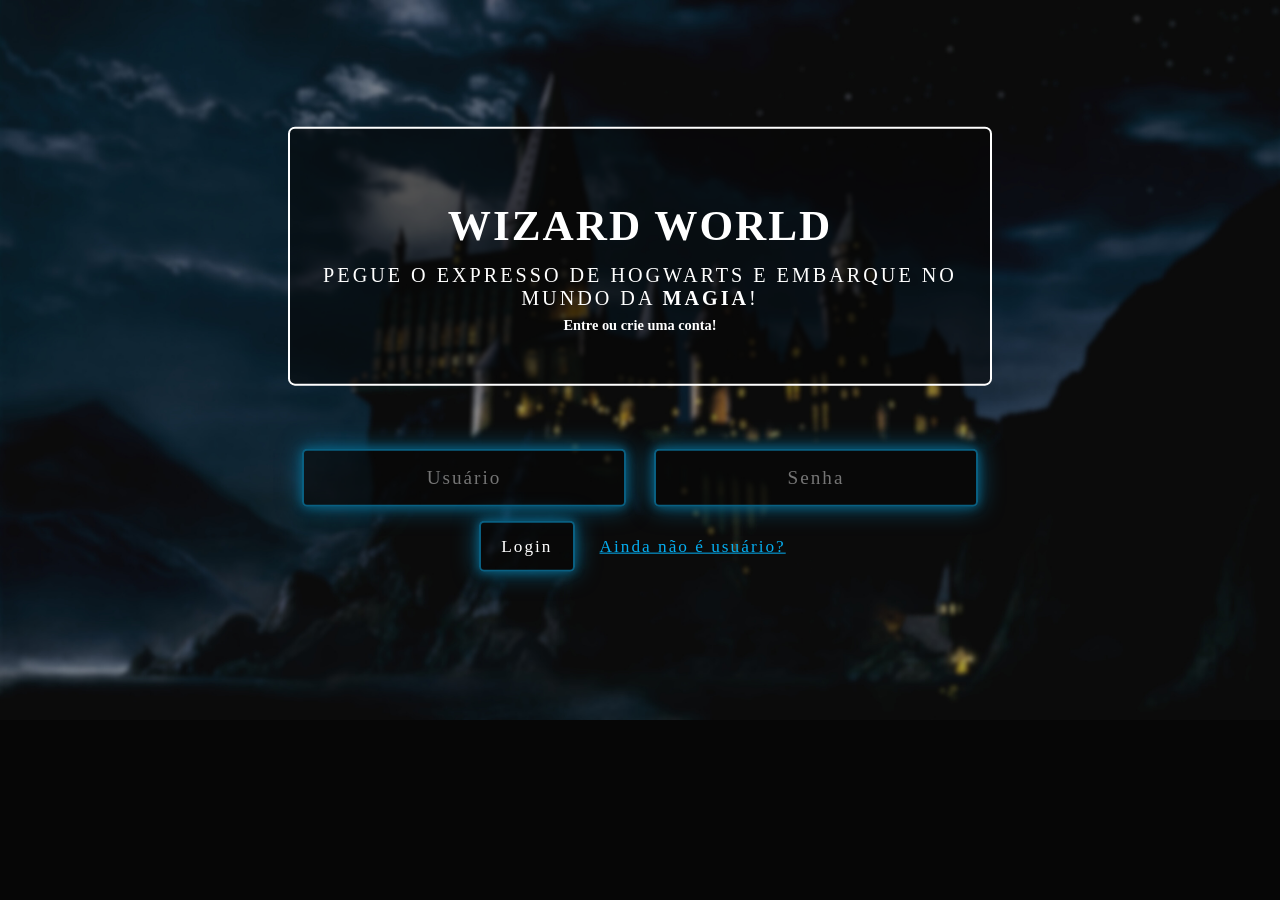
<file: index.html>
<!DOCTYPE html>
<html lang="pt">

<head>
  <meta charset="UTF-8" />
  <meta name="viewport" content="width=device-width, initial-scale=1.0" />
  <title>Wizard World</title>
  <link rel="icon" type="image/png" href="./assets/img/favicon.png" />
  <link rel="stylesheet" type="text/css" href="./assets/css/index.css" />
</head>

<body>
  <img src="./assets/img/fundohp.png" style="width: 100%" />

  <div class="containerAll">
    <div id="bigBox">
      <h1 style="margin-bottom: 2%">WIZARD WORLD</h1>
      <h2>
        PEGUE O EXPRESSO DE HOGWARTS E EMBARQUE NO MUNDO DA
        <strong>MAGIA</strong>!
      </h2>
      <h3>Entre ou crie uma conta!</h3>
    </div>

    <div id="logar">
      <div class="ordem">
        <input id="email" type="text" placeholder="Usuário" />
        <input id="senha" type="password" placeholder="Senha" />
      </div>
      <div class="ordem">
        <button class="boxButton" onclick="login()">Login</button>
        <a href="/logon">Ainda não é usuário?</a>
      </div>
    </div>
  </div>
</body>

<script src="front.js"></script>

</html>
</file>
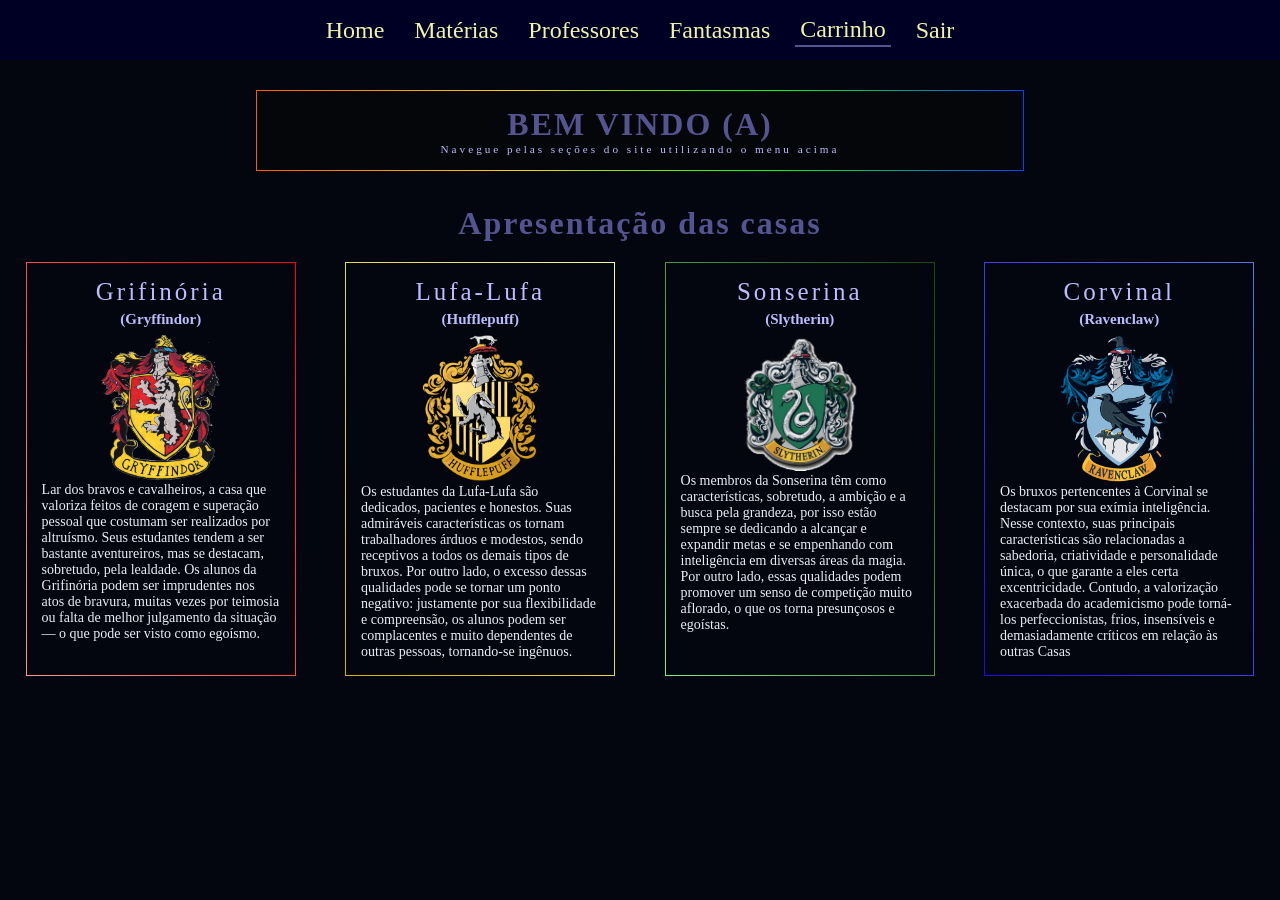
<file: carrinho.html>
<!DOCTYPE html>
<html lang="pt">

<head>
  <meta charset="UTF-8" />
  <meta name="viewport" content="width=device-width, initial-scale=1.0" />
  <title>Casas</title>
  <link rel="icon" type="image/png" href="./assets/img/favicon.png">
  <link rel="stylesheet" type="text/css" href="./assets/css/pages.css" />
  <link rel="stylesheet" type="text/css" href="./assets/css/home.css">
</head>

<body>
  <div class="containerAll">
    <nav>
      <div>
        <ul class="nav">
          <li><a href="/home">Home</a></li>
          <li><a href="/materias">Matérias</a></li>
          <li><a href="/professores">Professores</a></li>
          <li><a href="/fantasmas">Fantasmas</a></li>
          <li><a href="/carrinho" style="border-bottom: 2px solid #545491;">Carrinho</a></li>
          <li><a href="/index">Sair</a></li>
        </ul>
      </div>
    </nav>

    <div id="bem_vindo">
      <h1>BEM VINDO (A)</h1>
      <h2>Navegue pelas seções do site utilizando o menu acima</h2>
    </div>

    <div id="casas">
      <h1 style="margin: 0%; text-align:center;">Apresentação das casas</h1>
      <div id="cards">
        <div class="card" id="grifinoria">
          <h2>Grifinória</h2>
          <h3>(Gryffindor)</h3>
          <img class="imgcard" src="./assets/img/gryffindor.png">
          <p>Lar dos bravos e cavalheiros, a casa que valoriza feitos de coragem e superação pessoal que
            costumam ser realizados por altruísmo. Seus estudantes tendem a ser bastante aventureiros, mas
            se destacam, sobretudo, pela lealdade. Os alunos da Grifinória podem ser imprudentes nos atos de
            bravura, muitas vezes por teimosia ou falta de melhor julgamento da situação — o que pode ser
            visto como egoísmo. </p>
        </div>
        <div class="card" id="lufalufa">
          <h2>Lufa-Lufa</h2>
          <h3>(Hufflepuff)</h3>
          <img class="imgcard" src="./assets/img/hufflepuff.png">
          <p>Os estudantes da Lufa-Lufa são dedicados, pacientes e honestos. Suas admiráveis características
            os tornam trabalhadores árduos e modestos, sendo receptivos a todos os demais tipos de bruxos.
            Por outro lado, o excesso dessas qualidades pode se tornar um ponto negativo: justamente por sua
            flexibilidade e compreensão, os alunos podem ser complacentes e muito dependentes de outras
            pessoas, tornando-se ingênuos.</p>
        </div>
        <div class="card" id="sonserina">
          <h2>Sonserina</h2>
          <h3>(Slytherin)</h3>
          <img class="imgcard" src="./assets/img/slytherin.png">
          <p>Os membros da Sonserina têm como características, sobretudo, a ambição e a busca pela grandeza,
            por isso estão sempre se dedicando a alcançar e expandir metas e se empenhando com inteligência
            em diversas áreas da magia. Por outro lado, essas qualidades podem promover um senso de
            competição muito aflorado, o que os torna presunçosos e egoístas.</p>
        </div>
        <div class="card" id="corvinal">
          <h2>Corvinal</h2>
          <h3>(Ravenclaw)</h3>
          <img class="imgcard" src="./assets/img/ravenclaw.png">
          <p>Os bruxos pertencentes à Corvinal se destacam por sua exímia inteligência. Nesse contexto, suas
            principais características são relacionadas a sabedoria, criatividade e personalidade única, o
            que garante a eles certa excentricidade. Contudo, a valorização exacerbada do academicismo pode
            torná-los perfeccionistas, frios, insensíveis e demasiadamente críticos em relação às outras
            Casas</p>
        </div>
      </div>
    </div>
  </div>

</body>

</html>
</file>
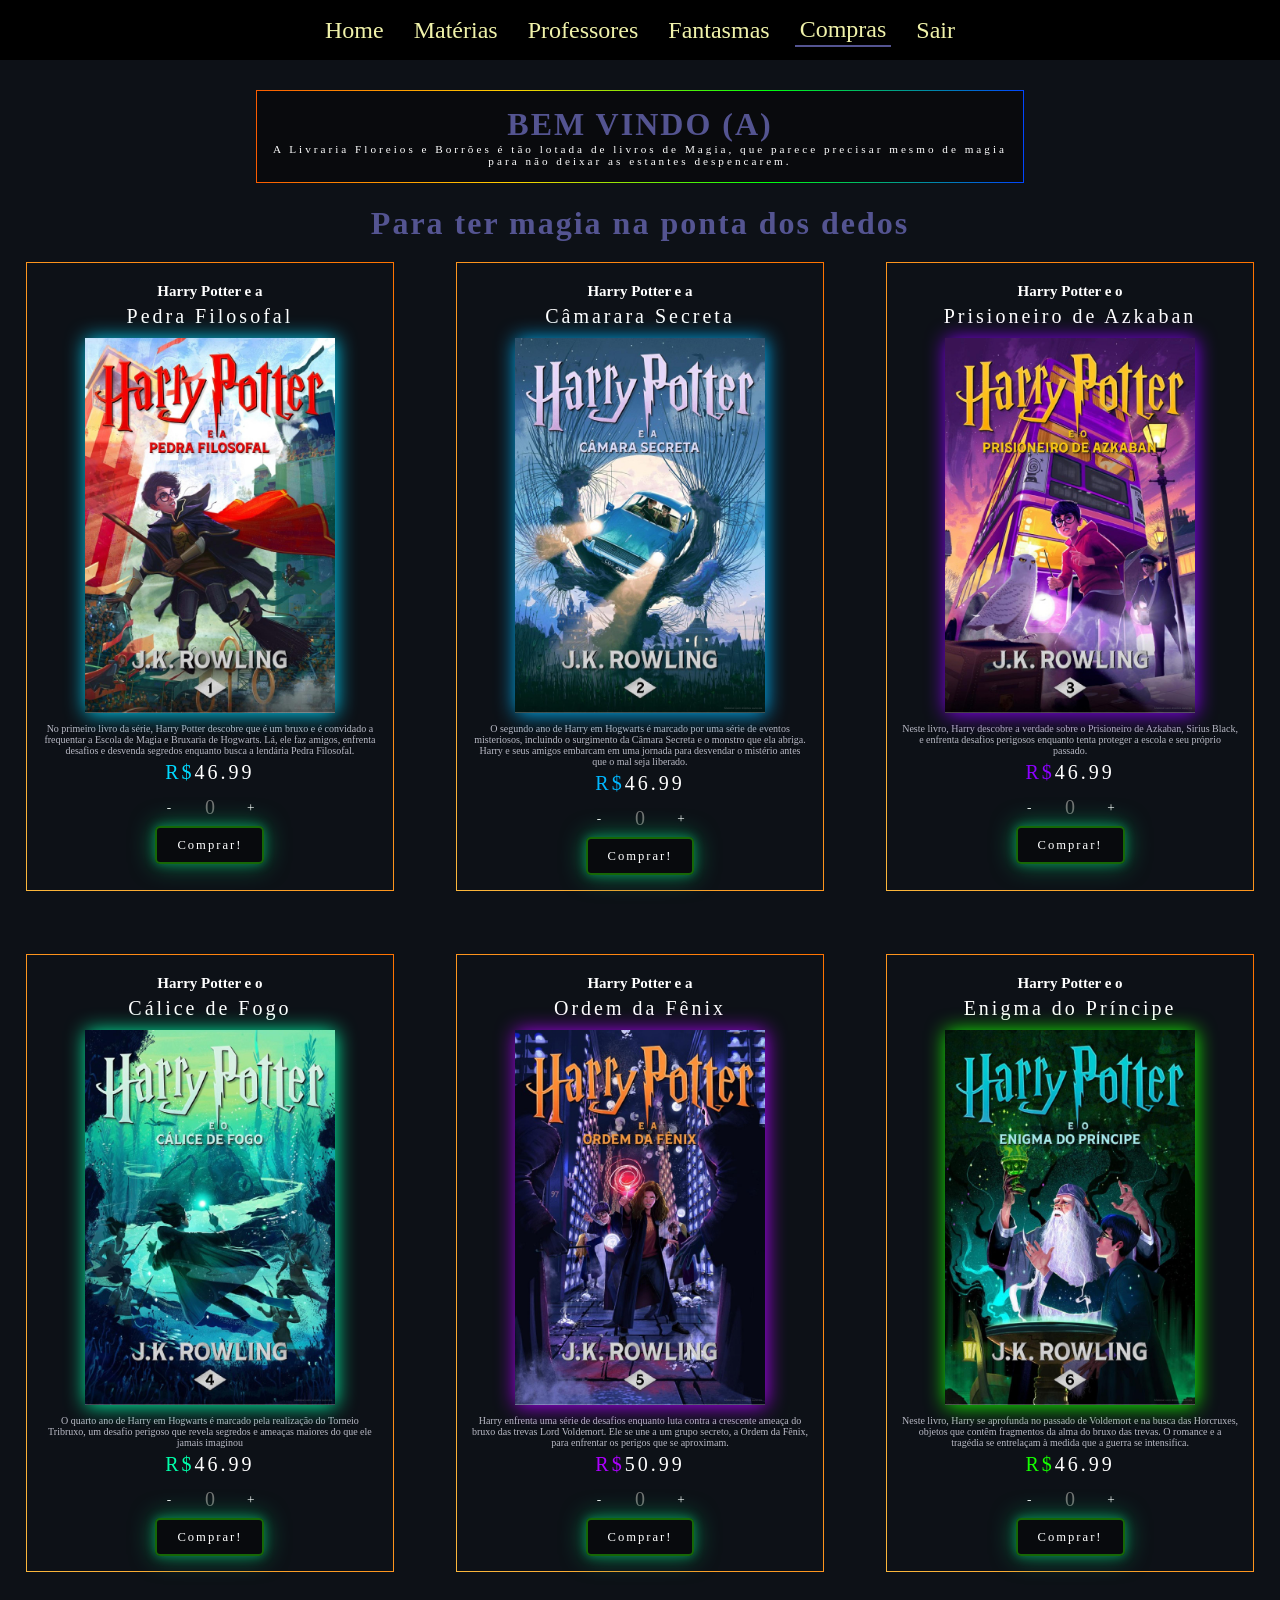
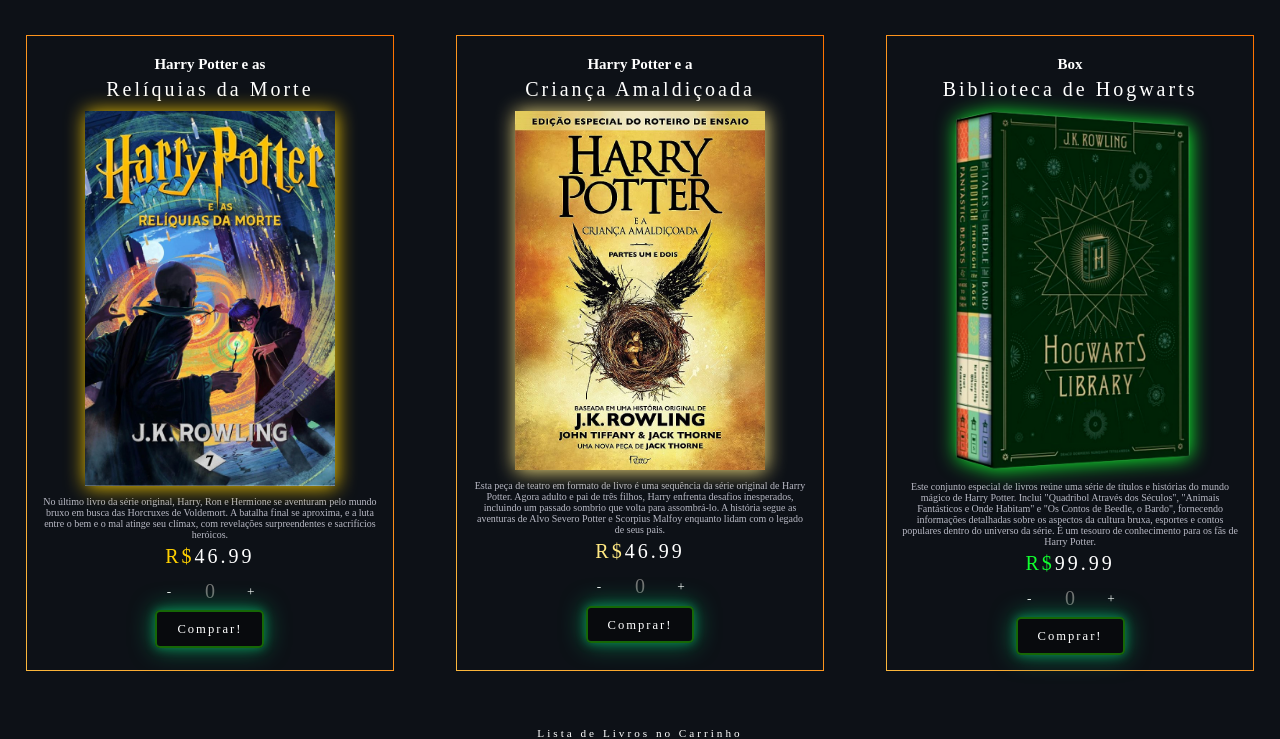
<file: compras.html>
<!DOCTYPE html>
<html lang="pt">

<head>
    <meta charset="UTF-8" />
    <meta name="viewport" content="width=device-width, initial-scale=1.0" />
    <title>Compras</title>
    <link rel="icon" type="image/png" href="./assets/img/favicon.png">
    <link rel="stylesheet" type="text/css" href="./assets/css/pages.css" />
    <link rel="stylesheet" type="text/css" href="./assets/css/compras.css">
</head>

<body>
    <div class="containerAll">
        <nav>
            <div>
                <ul class="nav">
                    <li><a href="/home">Home</a></li>
                    <li><a href="/materias">Matérias</a></li>
                    <li><a href="/professores">Professores</a></li>
                    <li><a href="/fantasmas">Fantasmas</a></li>
                    <li><a href="/compras" style="border-bottom: 2px solid #545491;">Compras</a></li>
                    <li><a href="/index">Sair</a></li>
                </ul>
            </div>
        </nav>

        <div id="bem_vindo">
            <h1>BEM VINDO (A)</h1>
            <h2>A Livraria Floreios e Borrões é tão lotada de livros de Magia, que parece precisar mesmo de magia para
                não deixar as estantes despencarem.</h2>
        </div>

        <div id="livros">
            <h1 style="margin: 0%; text-align:center;">Para ter magia na ponta dos dedos</h1>
            <div class="cards">
                <div class="card" id="border">
                    <h3>Harry Potter e a</h3>
                    <h2 id="title1">Pedra Filosofal</h2>
                    <img class="img-livro" src="./assets/img/livros/livro1.jpg" alt="livro"
                        style="filter: drop-shadow(1px 1px 10px #00d9ff);">
                    <p>No primeiro livro da série, Harry Potter descobre que é um bruxo e é convidado a frequentar a
                        Escola de Magia e Bruxaria de Hogwarts. Lá, ele faz amigos, enfrenta desafios e desvenda
                        segredos enquanto busca a lendária Pedra Filosofal.</p>
                    <div class="preco_container">
                        <h2 style="color:#00d9ff">R$</h2>
                        <h2 class="preco" id="preco1">46.99</h2>
                    </div>
                    <div class="quantidade_container">
                        <button class="operador_quantidade"
                            onclick="alterarQuantidade(-1, 'qtd_livro1', 'preco1', 46.99)">-</button>
                        <input class="quantidade" type="number" placeholder="0" id="qtd_livro1">
                        <button class="operador_quantidade"
                            onclick="alterarQuantidade(1, 'qtd_livro1', 'preco1', 46.99)">+</button>
                    </div>
                    <button class="comprar_btn" onclick="buy('title1','qtd_livro1','preco1')">Comprar!</button>
                </div>
                <div class="card" id="border">
                    <h3>Harry Potter e a</h3>
                    <h2 id="title2">Câmarara Secreta</h2>
                    <img class="img-livro" src="./assets/img/livros/livro2.jpg" alt="livro"
                        style="filter: drop-shadow(1px 1px 10px #00b7ff);">
                    <p>O segundo ano de Harry em Hogwarts é marcado por uma série de eventos misteriosos, incluindo o
                        surgimento da Câmara Secreta e o monstro que ela abriga. Harry e seus amigos embarcam em uma
                        jornada para desvendar o mistério antes que o mal seja liberado.</p>
                    <div class="preco_container">
                        <h2 style="color:#00b7ff">R$</h2>
                        <h2 class="preco" id="preco2">46.99</h2>
                    </div>
                    <div class="quantidade_container">
                        <button class="operador_quantidade"
                            onclick="alterarQuantidade(-1, 'qtd_livro2', 'preco2', 46.99)">-</button>
                        <input class="quantidade" type="number" placeholder="0" id="qtd_livro2">
                        <button class="operador_quantidade"
                            onclick="alterarQuantidade(1, 'qtd_livro2', 'preco2', 46.99)">+</button>
                    </div>
                    <button class="comprar_btn" onclick="buy('title2','qtd_livro2','preco2')">Comprar!</button>
                </div>
                <div class="card" id="border">
                    <h3>Harry Potter e o</h3>
                    <h2 id="title3">Prisioneiro de Azkaban</h2>
                    <img class="img-livro" src="./assets/img/livros/livro3.jpg" alt="livro"
                        style="filter: drop-shadow(1px 1px 10px #8c00ff);">
                    <p>Neste livro, Harry descobre a verdade sobre o Prisioneiro de Azkaban, Sirius Black, e enfrenta
                        desafios perigosos enquanto tenta proteger a escola e seu próprio passado.</p>
                    <div class="preco_container">
                        <h2 style="color:#8c00ff">R$</h2>
                        <h2 class="preco" id="preco3">46.99</h2>
                    </div>
                    <div class="quantidade_container">
                        <button class="operador_quantidade"
                            onclick="alterarQuantidade(-1, 'qtd_livro3', 'preco3', 46.99)">-</button>
                        <input class="quantidade" type="number" placeholder="0" id="qtd_livro3">
                        <button class="operador_quantidade"
                            onclick="alterarQuantidade(1, 'qtd_livro3', 'preco3', 46.99)">+</button>
                    </div>
                    <button class="comprar_btn" onclick="buy('title3','qtd_livro3','preco3')">Comprar!</button>
                </div>
                <div class="card" id="border">
                    <h3>Harry Potter e o</h3>
                    <h2 id="title4">Cálice de Fogo</h2>
                    <img class="img-livro" src="./assets/img/livros/livro4.jpg" alt="livro"
                        style="filter: drop-shadow(1px 1px 10px #00ffaa);">
                    <p>O quarto ano de Harry em Hogwarts é marcado pela realização do Torneio Tribruxo, um desafio
                        perigoso que revela segredos e ameaças maiores do que ele jamais imaginou</p>
                    <div class="preco_container">
                        <h2 style="color:#00ffaa">R$</h2>
                        <h2 class="preco" id="preco4">46.99</h2>
                    </div>
                    <div class="quantidade_container">
                        <button class="operador_quantidade"
                            onclick="alterarQuantidade(-1, 'qtd_livro4', 'preco4', 46.99)">-</button>
                        <input class="quantidade" type="number" placeholder="0" id="qtd_livro4">
                        <button class="operador_quantidade"
                            onclick="alterarQuantidade(1, 'qtd_livro4', 'preco4', 46.99)">+</button>
                    </div>
                    <button class="comprar_btn" onclick="buy('title4','qtd_livro4','preco4')">Comprar!</button>
                </div>
                <div class="card" id="border">
                    <h3>Harry Potter e a</h3>
                    <h2 id="title5">Ordem da Fênix</h2>
                    <img class="img-livro" src="./assets/img/livros/livro5.jpg" alt="livro"
                        style="filter: drop-shadow(1px 1px 10px #ae00ff);">
                    <p>Harry enfrenta uma série de desafios enquanto luta contra a crescente ameaça do bruxo das trevas
                        Lord Voldemort. Ele se une a um grupo secreto, a Ordem da Fênix, para enfrentar os perigos que
                        se aproximam.</p>
                    <div class="preco_container">
                        <h2 style="color:#ae00ff">R$</h2>
                        <h2 class="preco" id="preco5">50.99</h2>
                    </div>
                    <div class="quantidade_container">
                        <button class="operador_quantidade"
                            onclick="alterarQuantidade(-1, 'qtd_livro5', 'preco5', 50.99)">-</button>
                        <input class="quantidade" type="number" placeholder="0" id="qtd_livro5">
                        <button class="operador_quantidade"
                            onclick="alterarQuantidade(1, 'qtd_livro5', 'preco5', 50.99)">+</button>
                    </div>
                    <button class="comprar_btn" onclick="buy('title5','qtd_livro5','preco5')">Comprar!</button>
                </div>
                <div class="card" id="border">
                    <h3>Harry Potter e o</h3>
                    <h2 id="title6">Enigma do Príncipe</h2>
                    <img class="img-livro" src="./assets/img/livros/livro6.jpg" alt="livro"
                        style="  filter: drop-shadow(1px 1px 10px #15ff00);">
                    <p>Neste livro, Harry se aprofunda no passado de Voldemort e na busca das Horcruxes, objetos que
                        contêm fragmentos da alma do bruxo das trevas. O romance e a tragédia se entrelaçam à medida que
                        a guerra se intensifica.</p>
                    <div class="preco_container">
                        <h2 style="color:#15ff00">R$</h2>
                        <h2 class="preco" id="preco6">46.99</h2>
                    </div>
                    <div class="quantidade_container">
                        <button class="operador_quantidade"
                            onclick="alterarQuantidade(-1, 'qtd_livro6', 'preco6', 46.99)">-</button>
                        <input class="quantidade" type="number" placeholder="0" id="qtd_livro6">
                        <button class="operador_quantidade"
                            onclick="alterarQuantidade(1, 'qtd_livro6', 'preco6', 46.99)">+</button>
                    </div>
                    <button class="comprar_btn" onclick="buy('title6','qtd_livro6','preco6')">Comprar!</button>
                </div>
                <div class="card" id="border">
                    <h3>Harry Potter e as</h3>
                    <h2 id="title7">Relíquias da Morte</h2>
                    <img class="img-livro" src="./assets/img/livros/livro7.jpg" alt="livro"
                        style="filter: drop-shadow(1px 1px 10px #ffd000);">
                    <p>No último livro da série original, Harry, Ron e Hermione se aventuram pelo mundo bruxo em busca
                        das Horcruxes de Voldemort. A batalha final se aproxima, e a luta entre o bem e o mal atinge seu
                        clímax, com revelações surpreendentes e sacrifícios heróicos.</p>
                    <div class="preco_container">
                        <h2 style="color:#ffd000">R$</h2>
                        <h2 class="preco" id="preco7">46.99</h2>
                    </div>
                    <div class="quantidade_container">
                        <button class="operador_quantidade"
                            onclick="alterarQuantidade(-1, 'qtd_livro7', 'preco7', 46.99)">-</button>
                        <input class="quantidade" type="number" placeholder="0" id="qtd_livro7">
                        <button class="operador_quantidade"
                            onclick="alterarQuantidade(1, 'qtd_livro7', 'preco7', 46.99)">+</button>
                    </div>
                    <button class="comprar_btn" onclick="buy('title7','qtd_livro7','preco7')">Comprar!</button>
                </div>
                <div class="card" id="border">
                    <h3>Harry Potter e a</h3>
                    <h2 id="title8">Criança Amaldiçoada</h2>
                    <img class="img-livro" src="./assets/img/livros/livro8.jpg" alt="livro"
                        style="filter: drop-shadow(1px 1px 10px #ffe882);">
                    <p>Esta peça de teatro em formato de livro é uma sequência da série original de Harry Potter. Agora
                        adulto e pai de três filhos, Harry enfrenta desafios inesperados, incluindo um passado sombrio
                        que volta para assombrá-lo. A história segue as aventuras de Alvo Severo Potter e Scorpius
                        Malfoy enquanto lidam com o legado de seus pais.</p>
                    <div class="preco_container">
                        <h2 style="color:#ffe882">R$</h2>
                        <h2 class="preco" id="preco8">46.99</h2>
                    </div>
                    <div class="quantidade_container">
                        <button class="operador_quantidade"
                            onclick="alterarQuantidade(-1, 'qtd_livro8', 'preco8', 46.99)">-</button>
                        <input class="quantidade" type="number" placeholder="0" id="qtd_livro8">
                        <button class="operador_quantidade"
                            onclick="alterarQuantidade(1, 'qtd_livro8', 'preco8', 46.99)">+</button>
                    </div>
                    <button class="comprar_btn" onclick="buy('title8','qtd_livro8','preco8')">Comprar!</button>
                </div>
                <div class="card" id="border">
                    <h3>Box</h3>
                    <h2 id="title9">Biblioteca de Hogwarts</h2>
                    <img class="img-livro" src="./assets/img/livros/livro9.jpg" alt="livro"
                        style="filter: drop-shadow(1px 1px 10px #10ff2f);">
                    <p>Este conjunto especial de livros reúne uma série de títulos e histórias do mundo mágico de Harry
                        Potter. Inclui "Quadribol Através dos Séculos", "Animais Fantásticos e Onde Habitam" e "Os
                        Contos de Beedle, o Bardo", fornecendo informações detalhadas sobre os aspectos da cultura
                        bruxa, esportes e contos populares dentro do universo da série. É um tesouro de conhecimento
                        para os fãs de Harry Potter.</p>
                    <div class="preco_container">
                        <h2 style="color:#10ff2f">R$</h2>
                        <h2 class="preco" id="preco9">99.99</h2>
                    </div>
                    <div class="quantidade_container">
                        <button class="operador_quantidade"
                            onclick="alterarQuantidade(-1, 'qtd_box', 'preco9', 99.99)">-</button>
                        <input class="quantidade" type="number" placeholder="0" id="qtd_box">
                        <button class="operador_quantidade"
                            onclick="alterarQuantidade(1, 'qtd_box', 'preco9', 99.99)">+</button>
                    </div>
                    <button class="comprar_btn" onclick="buy('title9','qtd_livro9','preco9')">Comprar!</button>
                </div>
            </div>
        </div>


        <h2 style="margin-bottom: 1%;">Lista de Livros no Carrinho</h2>
        <table id="bruxinho-table">
            <tbody>
                <!-- <tr>
                    <th>Nome do Produto</th>
                    <th>Quantidade</th>
                    <th>Preço</th>
                </tr>
                <tr>
                    <td>Dado 1,1</td>
                    <td>Dado 1,2</td>
                    <td>Dado 1,3</td>
                </tr>
                <tr>
                    <td>Dado 2,1</td>
                    <td>Dado 2,2</td>
                    <td>Dado 2,3</td>
                </tr>
                <tr>
                    <td>Dado 3,1</td>
                    <td>Dado 3,2</td>
                    <td>Dado 3,3</td>
                </tr> -->
            </tbody>
        </table>
        <script src="front.js"></script>
        <script src="carrinho.js"></script>
</body>

</html>
</file>
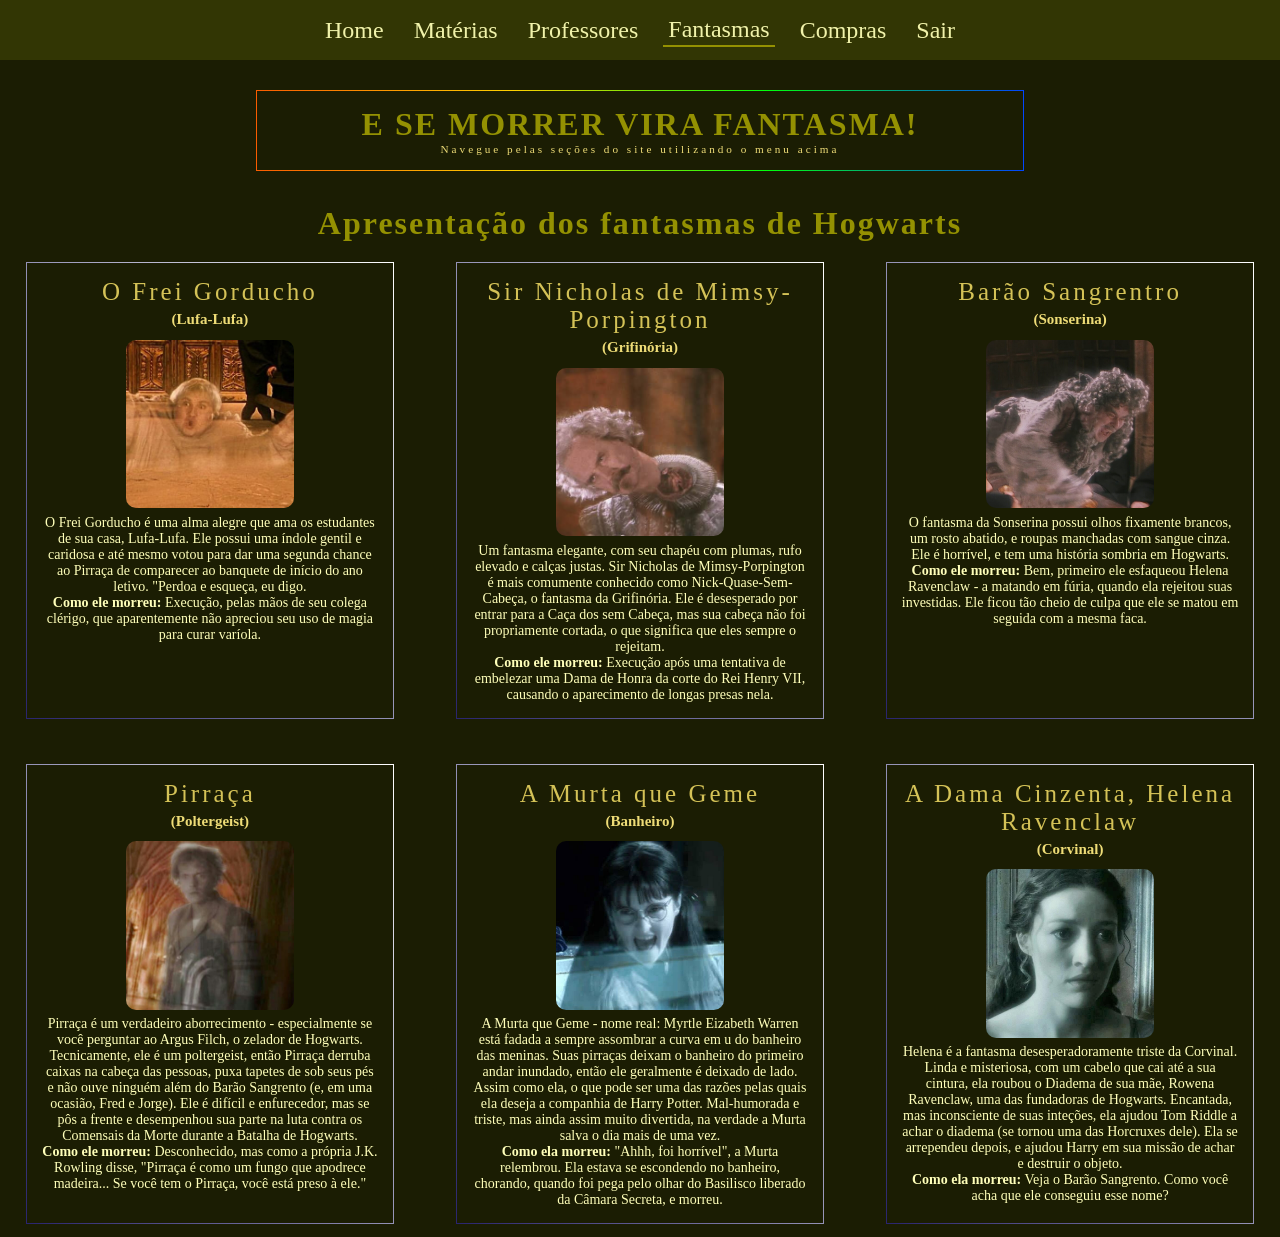
<file: fantasmas.html>
<!DOCTYPE html>
<html lang="pt">

<head>
    <meta charset="UTF-8" />
    <meta name="viewport" content="width=device-width, initial-scale=1.0" />
    <title>Fantasmas</title>
    <link rel="icon" type="image/png" href="./assets/img/favicon.png">
    <link rel="stylesheet" type="text/css" href="./assets/css/pages.css" />
    <link rel="stylesheet" type="text/css" href="./assets/css/fantasmas.css">
</head>

<body>
    <div class="containerAll">
        <nav>
            <div>
                <ul class="nav">
                    <li><a href="/home">Home</a></li>
                    <li><a href="/materias">Matérias</a></li>
                    <li><a href="/professores">Professores</a></li>
                    <li><a href="/fantasmas" style="border-bottom: 2px solid #949102;">Fantasmas</a></li>
                    <li><a href="/compras">Compras</a></li>
                    <li><a href="/index">Sair</a></li>
                </ul>
            </div>
        </nav>

        <div id="piada">
            <h1 style="text-transform: uppercase;">E se morrer vira fantasma!</h1>
            <h2>Navegue pelas seções do site utilizando o menu acima</h2>
        </div>

        <div id="casas">
            <h1 style="margin: 0%; text-align:center;">Apresentação dos fantasmas de Hogwarts</h1>
            <div id="cards">
                <div class="card">
                    <h2>O Frei Gorducho</h2>
                    <h3>(Lufa-Lufa)</h3>
                    <img class="imgf" src="./assets/img/freig.png">
                    <p>O Frei Gorducho é uma alma alegre que ama os estudantes de sua casa, Lufa-Lufa. Ele possui uma
                        índole gentil e caridosa e até mesmo votou para dar uma segunda chance ao Pirraça de comparecer
                        ao banquete de início do ano letivo. "Perdoa e esqueça, eu digo.</p>
                    <p><strong>Como ele morreu:</strong> Execução, pelas mãos de seu colega clérigo, que aparentemente
                        não apreciou seu uso de magia para curar varíola. </p>
                </div>
                <div class="card">
                    <h2>Sir Nicholas de Mimsy-Porpington</h2>
                    <h3>(Grifinória)</h3>
                    <img class="imgf" src="./assets/img/nick.png">
                    <p>Um fantasma elegante, com seu chapéu com plumas, rufo elevado e calças justas. Sir Nicholas de
                        Mimsy-Porpington é mais comumente conhecido como Nick-Quase-Sem-Cabeça, o fantasma da
                        Grifinória. Ele é desesperado por entrar para a Caça dos sem Cabeça, mas sua cabeça não foi
                        propriamente cortada, o que significa que eles sempre o rejeitam.</p>
                    <p><strong>Como ele morreu:</strong> Execução após uma tentativa de embelezar uma Dama de Honra da
                        corte do Rei Henry VII, causando o aparecimento de longas presas nela.</p>
                </div>
                <div class="card">
                    <h2>Barão Sangrentro</h2>
                    <h3>(Sonserina)</h3>
                    <img class="imgf" src="./assets/img/barao.png">
                    <p> O fantasma da Sonserina possui olhos fixamente brancos, um rosto abatido, e roupas manchadas com
                        sangue cinza. Ele é horrível, e tem uma história sombria em Hogwarts.</p>
                    <p><strong>Como ele morreu:</strong> Bem, primeiro ele esfaqueou Helena Ravenclaw - a matando em
                        fúria, quando ela rejeitou suas investidas. Ele ficou tão cheio de culpa que ele se matou em
                        seguida com a mesma faca.</p>
                </div>
            </div>
        </div>
        <div id="cards">
            <div class="card">
                <h2>Pirraça</h2>
                <h3>(Poltergeist)</h3>
                <img class="imgf" src="./assets/img/pirraca.png">
                <p>Pirraça é um verdadeiro aborrecimento - especialmente se você perguntar ao Argus Filch, o zelador de
                    Hogwarts. Tecnicamente, ele é um poltergeist, então Pirraça derruba caixas na cabeça das pessoas,
                    puxa tapetes de sob seus pés e não ouve ninguém além do Barão Sangrento (e, em uma ocasião, Fred e
                    Jorge). Ele é difícil e enfurecedor, mas se pôs a frente e desempenhou sua parte na luta contra os
                    Comensais da Morte durante a Batalha de Hogwarts.</p>
                <p><strong>Como ele morreu:</strong> Desconhecido, mas como a própria J.K. Rowling disse, "Pirraça é
                    como um fungo que apodrece madeira... Se você tem o Pirraça, você está preso à ele."</p>
            </div>

            <div class="card">
                <h2>A Murta que Geme</h2>
                <h3>(Banheiro)</h3>
                <img class="imgf" src="./assets/img/murta.png">
                <p>A Murta que Geme - nome real: Myrtle Eizabeth Warren está fadada a sempre assombrar a curva em u do
                    banheiro das meninas. Suas pirraças deixam o banheiro do primeiro andar inundado, então ele
                    geralmente é deixado de lado. Assim como ela, o que pode ser uma das razões pelas quais ela deseja a
                    companhia de Harry Potter. Mal-humorada e triste, mas ainda assim muito divertida, na verdade a
                    Murta salva o dia mais de uma vez.</p>
                <p><strong>Como ela morreu:</strong> "Ahhh, foi horrível", a Murta relembrou. Ela estava se escondendo
                    no banheiro, chorando, quando foi pega pelo olhar do Basilisco liberado da Câmara Secreta, e morreu.
                </p>
            </div>
            <div class="card">
                <h2>A Dama Cinzenta, Helena Ravenclaw</h2>
                <h3>(Corvinal)</h3>
                <img class="imgf" src="./assets/img/helena.png">
                <p>Helena é a fantasma desesperadoramente triste da Corvinal. Linda e misteriosa, com um cabelo que cai
                    até a sua cintura, ela roubou o Diadema de sua mãe, Rowena Ravenclaw, uma das fundadoras de
                    Hogwarts. Encantada, mas inconsciente de suas inteções, ela ajudou Tom Riddle a achar o diadema (se
                    tornou uma das Horcruxes dele). Ela se arrependeu depois, e ajudou Harry em sua missão de achar e
                    destruir o objeto.</p>
                <p><strong>Como ela morreu:</strong> Veja o Barão Sangrento. Como você acha que ele conseguiu esse nome?
                </p>
            </div>
        </div>
    </div>

</body>

</html>
</file>
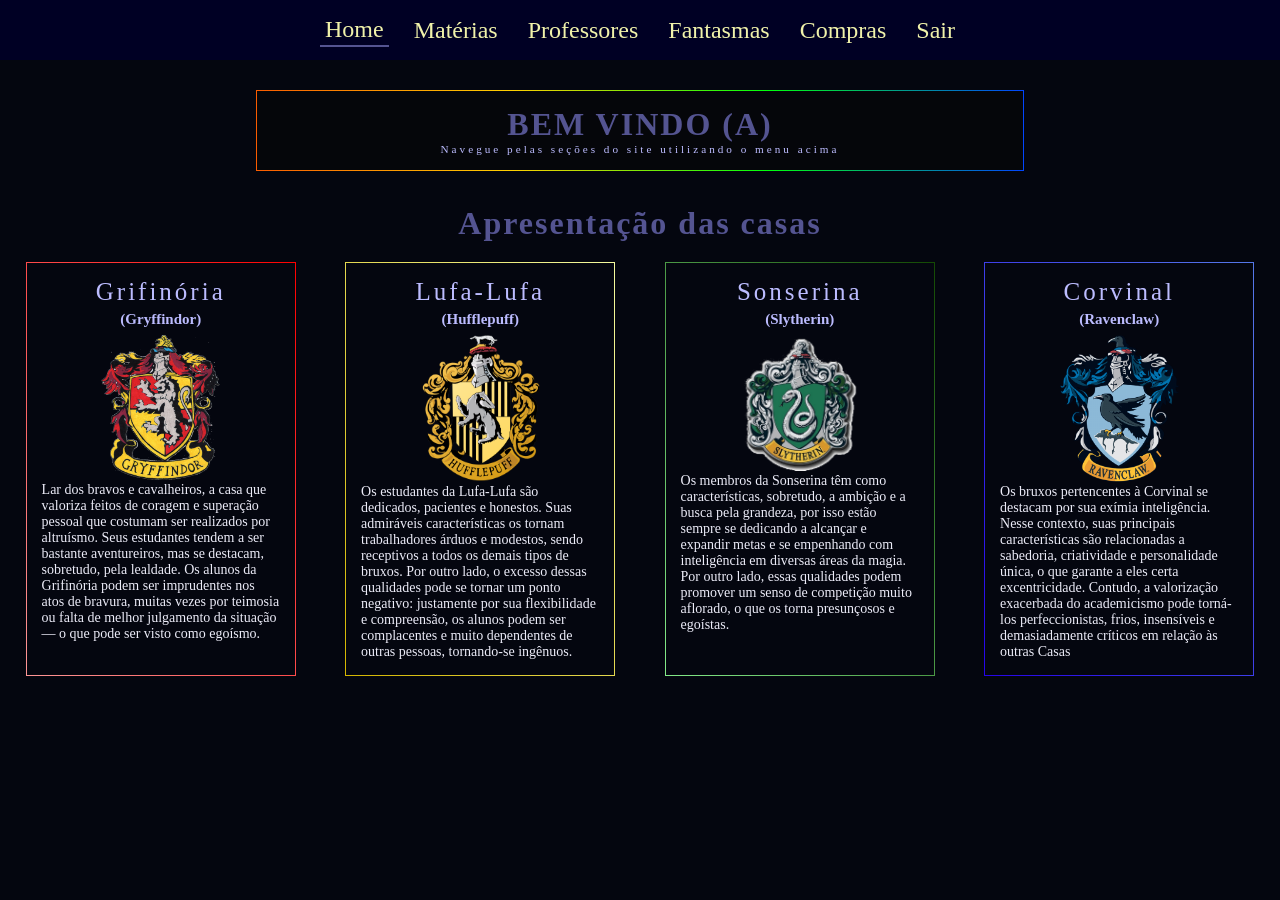
<file: home.html>
<!DOCTYPE html>
<html lang="pt">

<head>
    <meta charset="UTF-8" />
    <meta name="viewport" content="width=device-width, initial-scale=1.0" />
    <title>Casas</title>
    <link rel="icon" type="image/png" href="./assets/img/favicon.png">
    <link rel="stylesheet" type="text/css" href="./assets/css/pages.css" />
    <link rel="stylesheet" type="text/css" href="./assets/css/home.css">
</head>

<body>
    <div class="containerAll">
        <nav>
            <div>
                <ul class="nav">
                    <li><a href="/home" style="border-bottom: 2px solid #545491;">Home</a></li>
                    <li><a href="/materias">Matérias</a></li>
                    <li><a href="/professores">Professores</a></li>
                    <li><a href="/fantasmas">Fantasmas</a></li>
                    <li><a href="/compras">Compras</a></li>
                    <li><a href="/index">Sair</a></li>
                </ul>
            </div>
        </nav>

        <div id="bem_vindo">
            <h1>BEM VINDO (A)</h1>
            <h2>Navegue pelas seções do site utilizando o menu acima</h2>
        </div>

        <div id="casas">
            <h1 style="margin: 0%; text-align:center;">Apresentação das casas</h1>
            <div id="cards">
                <div class="card" id="grifinoria">
                    <h2>Grifinória</h2>
                    <h3>(Gryffindor)</h3>
                    <img class="imgcard" src="./assets/img/gryffindor.png">
                    <p>Lar dos bravos e cavalheiros, a casa que valoriza feitos de coragem e superação pessoal que
                        costumam ser realizados por altruísmo. Seus estudantes tendem a ser bastante aventureiros, mas
                        se destacam, sobretudo, pela lealdade. Os alunos da Grifinória podem ser imprudentes nos atos de
                        bravura, muitas vezes por teimosia ou falta de melhor julgamento da situação — o que pode ser
                        visto como egoísmo. </p>
                </div>
                <div class="card" id="lufalufa">
                    <h2>Lufa-Lufa</h2>
                    <h3>(Hufflepuff)</h3>
                    <img class="imgcard" src="./assets/img/hufflepuff.png">
                    <p>Os estudantes da Lufa-Lufa são dedicados, pacientes e honestos. Suas admiráveis características
                        os tornam trabalhadores árduos e modestos, sendo receptivos a todos os demais tipos de bruxos.
                        Por outro lado, o excesso dessas qualidades pode se tornar um ponto negativo: justamente por sua
                        flexibilidade e compreensão, os alunos podem ser complacentes e muito dependentes de outras
                        pessoas, tornando-se ingênuos.</p>
                </div>
                <div class="card" id="sonserina">
                    <h2>Sonserina</h2>
                    <h3>(Slytherin)</h3>
                    <img class="imgcard" src="./assets/img/slytherin.png">
                    <p>Os membros da Sonserina têm como características, sobretudo, a ambição e a busca pela grandeza,
                        por isso estão sempre se dedicando a alcançar e expandir metas e se empenhando com inteligência
                        em diversas áreas da magia. Por outro lado, essas qualidades podem promover um senso de
                        competição muito aflorado, o que os torna presunçosos e egoístas.</p>
                </div>
                <div class="card" id="corvinal">
                    <h2>Corvinal</h2>
                    <h3>(Ravenclaw)</h3>
                    <img class="imgcard" src="./assets/img/ravenclaw.png">
                    <p>Os bruxos pertencentes à Corvinal se destacam por sua exímia inteligência. Nesse contexto, suas
                        principais características são relacionadas a sabedoria, criatividade e personalidade única, o
                        que garante a eles certa excentricidade. Contudo, a valorização exacerbada do academicismo pode
                        torná-los perfeccionistas, frios, insensíveis e demasiadamente críticos em relação às outras
                        Casas</p>
                </div>
            </div>
        </div>
    </div>

</body>

</html>
</file>
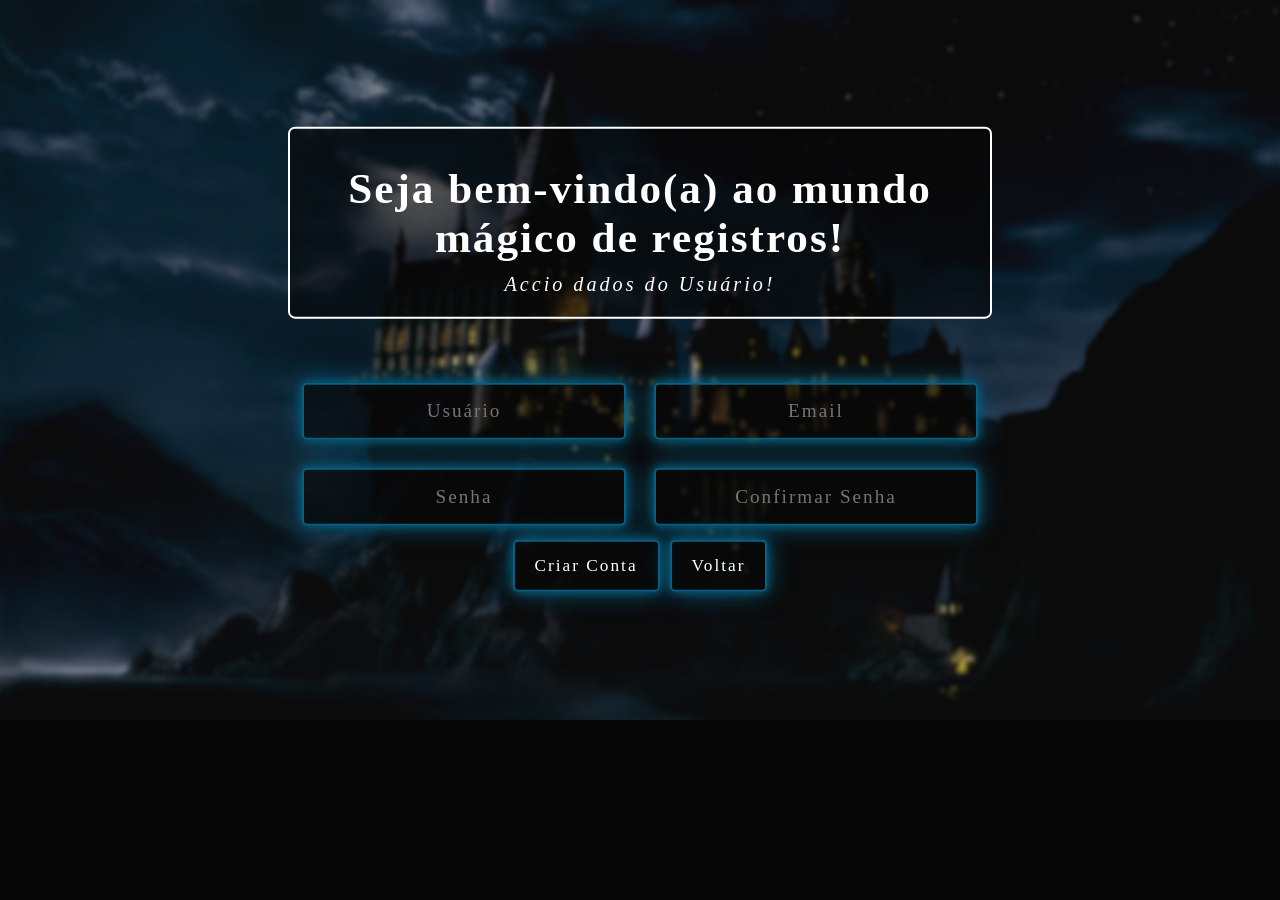
<file: logon.html>
<!DOCTYPE html>
<html lang="pt">

<head>
  <meta charset="UTF-8" />
  <meta name="viewport" content="width=device-width, initial-scale=1.0" />
  <title>Cadastro</title>
  <link rel="icon" type="image/png" href="./assets/img/favicon.png">
  <link rel="stylesheet" type="text/css" href="./assets/css/index.css" />
</head>

<body>
  <img src="./assets/img/fundohp.png" style="width: 100%;" />

  <div class="containerAll">
    <div id="text_logon">
      <h1 style="margin-bottom: 1.5%;">Seja bem-vindo(a) ao mundo mágico de registros!</h1>
      <h2 style="margin-bottom: 3%; font-style:italic;">Accio dados do Usuário!</h2>
    </div>
    <div id="criar_conta">
      <div class="ordem">
        <input id="nome" type="text" placeholder="Usuário" />
        <input id="email" type="email" placeholder="Email" />
      </div>
      <div class="ordem">
        <input id="senha" type="password" placeholder="Senha" />
        <input id="confirmar_senha" type="password" placeholder="Confirmar Senha">
      </div>
      <div class="ordem">
        <button class="boxButton" onclick="register()">Criar Conta</button>
        <button class="boxButton" onclick="irPara('/index')">Voltar</button>
      </div>
    </div>
  </div>
<script src="front.js"></script>
</body>

</html>
</file>
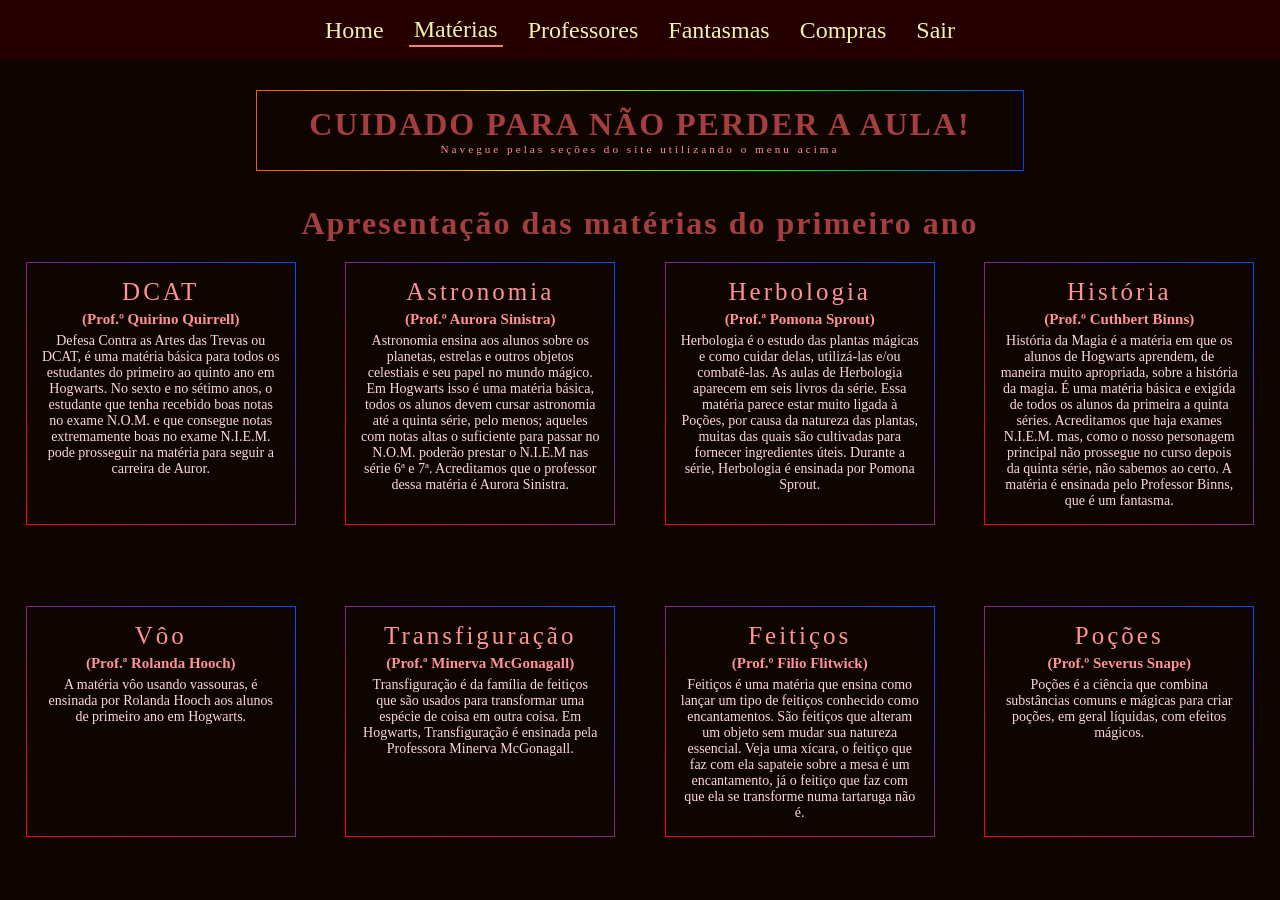
<file: materias.html>
<!DOCTYPE html>
<html lang="pt">

<head>
    <meta charset="UTF-8" />
    <meta name="viewport" content="width=device-width, initial-scale=1.0" />
    <title>Matérias</title>
    <link rel="icon" type="image/png" href="./assets/img/favicon.png">
    <link rel="stylesheet" type="text/css" href="./assets/css/pages.css" />
    <link rel="stylesheet" type="text/css" href="./assets/css/materia.css">
</head>

<body>
    <div class="containerAll">
        <nav>
            <div>
                <ul class="nav">
                    <li><a href="/home">Home</a></li>
                    <li><a href="/materias" style="border-bottom: 2px solid #F07F82;">Matérias</a></li>
                    <li><a href="/professores">Professores</a></li>
                    <li><a href="/fantasmas">Fantasmas</a></li>
                    <li><a href="/compras">Compras</a></li>
                    <li><a href="/index">Sair</a></li>
                </ul>
            </div>
        </nav>

        <div id="alerta">
            <h1 style="text-transform: uppercase;">Cuidado para não perder a aula!</h1>
            <h2>Navegue pelas seções do site utilizando o menu acima</h2>
        </div>

        <div id="casas">
            <h1 style="margin: 0%; text-align:center;">Apresentação das matérias do primeiro ano</h1>
            <div id="cards">
                <div class="card">
                    <h2>DCAT</h2>
                    <h3>(Prof.º Quirino Quirrell)</h3>
                    <p>Defesa Contra as Artes das Trevas ou DCAT, é uma matéria básica para todos os estudantes do
                        primeiro ao quinto ano em Hogwarts. No sexto e no sétimo anos, o estudante que tenha recebido
                        boas notas no exame N.O.M. e que consegue notas extremamente boas no exame N.I.E.M. pode
                        prosseguir na matéria para seguir a carreira de Auror. </p>
                </div>

                <div class="card">
                    <h2>Astronomia</h2>
                    <h3>(Prof.º Aurora Sinistra)</h3>
                    <p>Astronomia ensina aos alunos sobre os planetas, estrelas e outros objetos celestiais e seu papel
                        no mundo mágico. Em Hogwarts isso é uma matéria básica, todos os alunos devem cursar astronomia
                        até a quinta série, pelo menos; aqueles com notas altas o suficiente para passar no N.O.M.
                        poderão prestar o N.I.E.M nas série 6ª e 7ª. Acreditamos que o professor dessa matéria é Aurora
                        Sinistra. </p>
                </div>
                <div class="card">
                    <h2>Herbologia</h2>
                    <h3>(Prof.ª Pomona Sprout)</h3>
                    <p>Herbologia é o estudo das plantas mágicas e como cuidar delas, utilizá-las e/ou combatê-las. As
                        aulas de Herbologia aparecem em seis livros da série. Essa matéria parece estar muito ligada à
                        Poções, por causa da natureza das plantas, muitas das quais são cultivadas para fornecer
                        ingredientes úteis. Durante a série, Herbologia é ensinada por Pomona Sprout. </p>
                </div>
                <div class="card">
                    <h2>História</h2>
                    <h3>(Prof.º Cuthbert Binns)</h3>
                    <p>História da Magia é a matéria em que os alunos de Hogwarts aprendem, de maneira muito apropriada,
                        sobre a história da magia. É uma matéria básica e exigida de todos os alunos da primeira a
                        quinta séries. Acreditamos que haja exames N.I.E.M. mas, como o nosso personagem principal não
                        prossegue no curso depois da quinta série, não sabemos ao certo. A matéria é ensinada pelo
                        Professor Binns, que é um fantasma. </p>
                </div>
            </div>
            <div id="cards">
                <div class="card">
                    <h2>Vôo</h2>
                    <h3>(Prof.ª Rolanda Hooch)</h3>
                    <p>A matéria vôo usando vassouras, é ensinada por Rolanda Hooch aos alunos de primeiro ano em
                        Hogwarts. </p>
                </div>
                <div class="card">
                    <h2>Transfiguração</h2>
                    <h3>(Prof.ª Minerva McGonagall)</h3>
                    <p>Transfiguração é da família de feitiços que são usados para transformar uma espécie de coisa em
                        outra coisa. Em Hogwarts, Transfiguração é ensinada pela Professora Minerva McGonagall. </p>
                </div>
                <div class="card">
                    <h2>Feitiços</h2>
                    <h3>(Prof.º Filio Flitwick)</h3>
                    <p>Feitiços é uma matéria que ensina como lançar um tipo de feitiços conhecido como encantamentos.
                        São feitiços que alteram um objeto sem mudar sua natureza essencial. Veja uma xícara, o feitiço
                        que faz com ela sapateie sobre a mesa é um encantamento, já o feitiço que faz com que ela se
                        transforme numa tartaruga não é.</p>
                </div>
                <div class="card">
                    <h2>Poções</h2>
                    <h3>(Prof.º Severus Snape)</h3>
                    <p>Poções é a ciência que combina substâncias comuns e mágicas para criar poções, em geral líquidas,
                        com efeitos mágicos. </p>
                </div>
            </div>
        </div>
    </div>

</body>

</html>
</file>
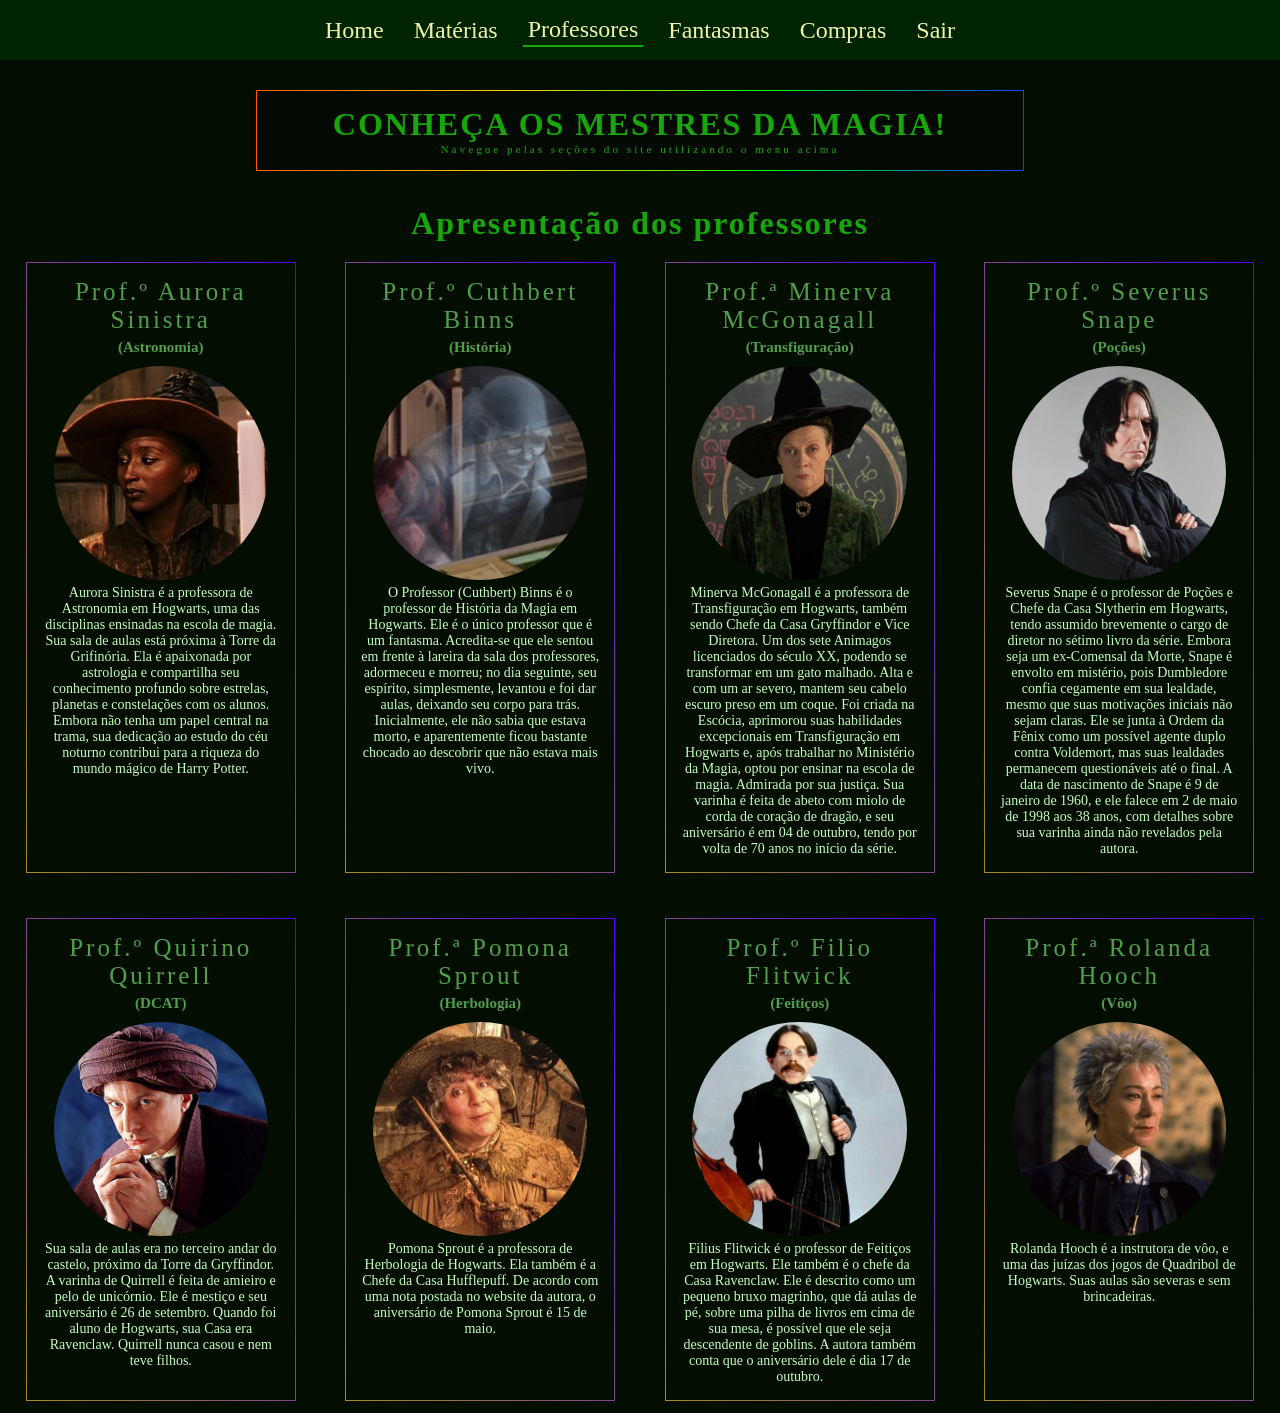
<file: professores.html>
<!DOCTYPE html>
<html lang="pt">

<head>
    <meta charset="UTF-8" />
    <meta name="viewport" content="width=device-width, initial-scale=1.0" />
    <title>Professores</title>
    <link rel="icon" type="image/png" href="./assets/img/favicon.png">
    <link rel="stylesheet" type="text/css" href="./assets/css/pages.css" />
    <link rel="stylesheet" type="text/css" href="./assets/css/professores.css">
</head>

<body>
    <div class="containerAll">
        <nav>
            <div>
                <ul class="nav">
                    <li><a href="/home">Home</a></li>
                    <li><a href="/materias">Matérias</a></li>
                    <li><a href="/professores" style="border-bottom: 2px solid #17a70a;">Professores</a></li>
                    <li><a href="/fantasmas">Fantasmas</a></li>
                    <li><a href="/compras">Compras</a></li>
                    <li><a href="/index">Sair</a></li>
                </ul>
            </div>
        </nav>

        <div id="anuncio">
            <h1 style="text-transform: uppercase;">Conheça os mestres da magia!</h1>
            <h2>Navegue pelas seções do site utilizando o menu acima</h2>
        </div>

        <div id="casas">
            <h1 style="margin: 0%; text-align:center;">Apresentação dos professores</h1>
            <div id="cards">
                <div class="card">
                    <h2>Prof.º Aurora Sinistra</h2>
                    <h3>(Astronomia)</h3>
                    <img class="imgprof" src="./assets/img/sinistra.png">
                    <p>Aurora Sinistra é a professora de Astronomia em Hogwarts, uma das disciplinas ensinadas na escola
                        de magia. Sua sala de aulas está próxima à Torre da Grifinória. Ela é apaixonada por astrologia
                        e compartilha seu conhecimento profundo sobre estrelas, planetas e constelações com os alunos.
                        Embora não tenha um papel central na trama, sua dedicação ao estudo do céu noturno contribui
                        para a riqueza do mundo mágico de Harry Potter.</p>
                </div>
                <div class="card">
                    <h2>Prof.º Cuthbert Binns</h2>
                    <h3>(História)</h3>
                    <img class="imgprof" src="./assets/img/binns.png">
                    <p>O Professor (Cuthbert) Binns é o professor de História da Magia em Hogwarts. Ele é o único
                        professor que é um fantasma. Acredita-se que ele sentou em frente à lareira da sala dos
                        professores, adormeceu e morreu; no dia seguinte, seu espírito, simplesmente, levantou e foi dar
                        aulas, deixando seu corpo para trás. Inicialmente, ele não sabia que estava morto, e
                        aparentemente ficou bastante chocado ao descobrir que não estava mais vivo.</p>
                </div>
                <div class="card">
                    <h2>Prof.ª Minerva McGonagall</h2>
                    <h3>(Transfiguração)</h3>
                    <img class="imgprof" src="./assets/img/minerva.png">
                    <p>Minerva McGonagall é a professora de Transfiguração em Hogwarts, também sendo Chefe da Casa
                        Gryffindor e Vice Diretora. Um dos sete Animagos licenciados do século XX, podendo se
                        transformar em um gato malhado. Alta e com um ar severo, mantem seu cabelo escuro preso em um
                        coque. Foi criada na Escócia, aprimorou suas habilidades excepcionais em Transfiguração em
                        Hogwarts e, após trabalhar no Ministério da Magia, optou por ensinar na escola de magia.
                        Admirada por sua justiça. Sua varinha é feita de abeto com miolo de corda de coração de dragão,
                        e seu aniversário é em 04 de outubro, tendo por volta de 70 anos no início da série.</p>
                </div>
                <div class="card">
                    <h2>Prof.º Severus Snape</h2>
                    <h3>(Poções)</h3>
                    <img class="imgprof" src="./assets/img/snape.png">
                    <p>Severus Snape é o professor de Poções e Chefe da Casa Slytherin em Hogwarts, tendo assumido
                        brevemente o cargo de diretor no sétimo livro da série. Embora seja um ex-Comensal da Morte,
                        Snape é envolto em mistério, pois Dumbledore confia cegamente em sua lealdade, mesmo que suas
                        motivações iniciais não sejam claras. Ele se junta à Ordem da Fênix como um possível agente
                        duplo contra Voldemort, mas suas lealdades permanecem questionáveis até o final. A data de
                        nascimento de Snape é 9 de janeiro de 1960, e ele falece em 2 de maio de 1998 aos 38 anos, com
                        detalhes sobre sua varinha ainda não revelados pela autora.</p>
                </div>
            </div>
        </div>
        <div id="cards">
            <div class="card">
                <h2>Prof.º Quirino Quirrell</h2>
                <h3>(DCAT)</h3>
                <img class="imgprof" src="./assets/img/quirrel.png">
                <p>Sua sala de aulas era no terceiro andar do castelo, próximo da Torre da Gryffindor. A varinha de
                    Quirrell é feita de amieiro e pelo de unicórnio. Ele é mestiço e seu aniversário é 26 de setembro.
                    Quando foi aluno de Hogwarts, sua Casa era Ravenclaw. Quirrell nunca casou e nem teve filhos. </p>
            </div>

            <div class="card">
                <h2>Prof.ª Pomona Sprout</h2>
                <h3>(Herbologia)</h3>
                <img class="imgprof" src="./assets/img/sprout.png">
                <p>Pomona Sprout é a professora de Herbologia de Hogwarts. Ela também é a Chefe da Casa Hufflepuff. De
                    acordo com uma nota postada no website da autora, o aniversário de Pomona Sprout é 15 de maio.</p>
            </div>
            <div class="card">
                <h2>Prof.º Filio Flitwick</h2>
                <h3>(Feitiços)</h3>
                <img class="imgprof" src="./assets/img/flitwick.png">
                <p>Filius Flitwick é o professor de Feitiços em Hogwarts. Ele também é o chefe da Casa Ravenclaw. Ele é
                    descrito como um pequeno bruxo magrinho, que dá aulas de pé, sobre uma pilha de livros em cima de
                    sua mesa, é possível que ele seja descendente de goblins. A autora também conta que o aniversário
                    dele é dia 17 de outubro.</p>
            </div>
            <div class="card">
                <h2>Prof.ª Rolanda Hooch</h2>
                <h3>(Vôo)</h3>
                <img class="imgprof" src="./assets/img/hooch.png">
                <p>Rolanda Hooch é a instrutora de vôo, e uma das juízas dos jogos de Quadribol de Hogwarts. Suas aulas
                    são severas e sem brincadeiras.</p>
            </div>
        </div>
    </div>

</body>

</html>
</file>
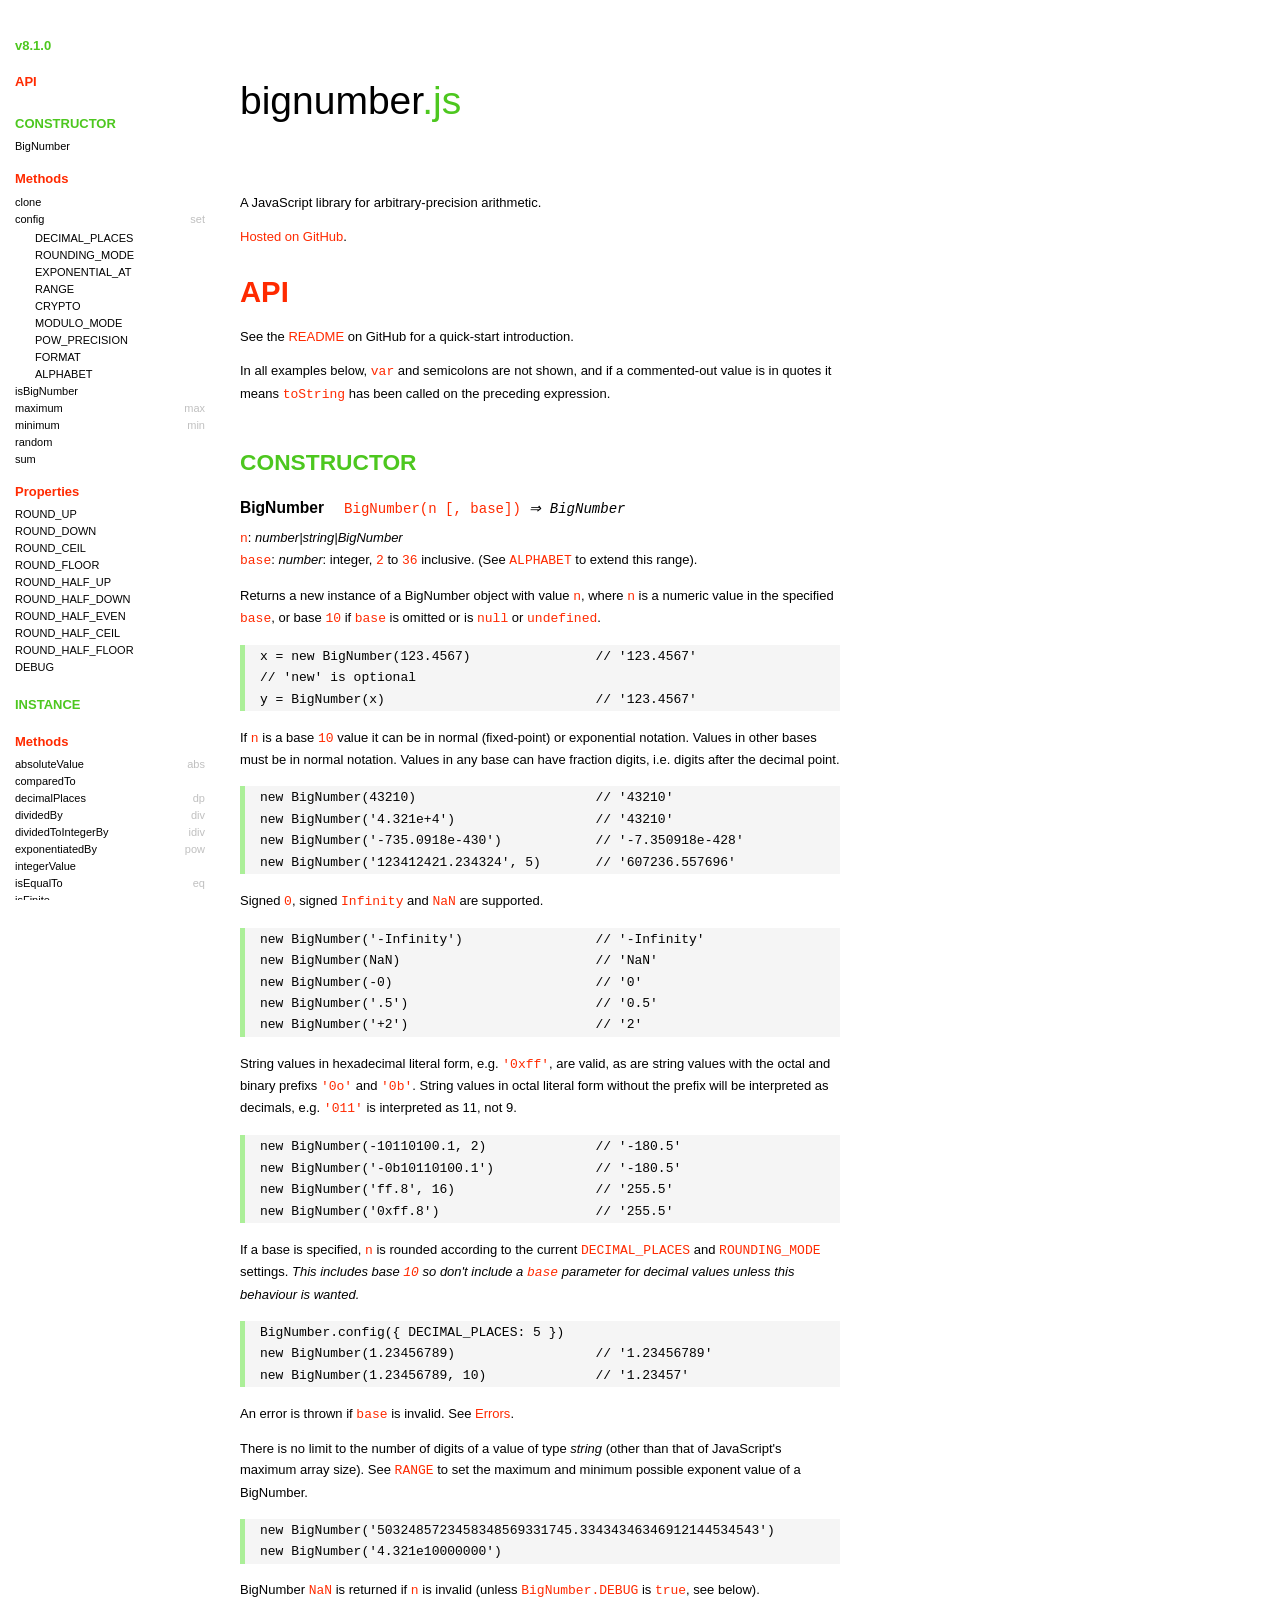
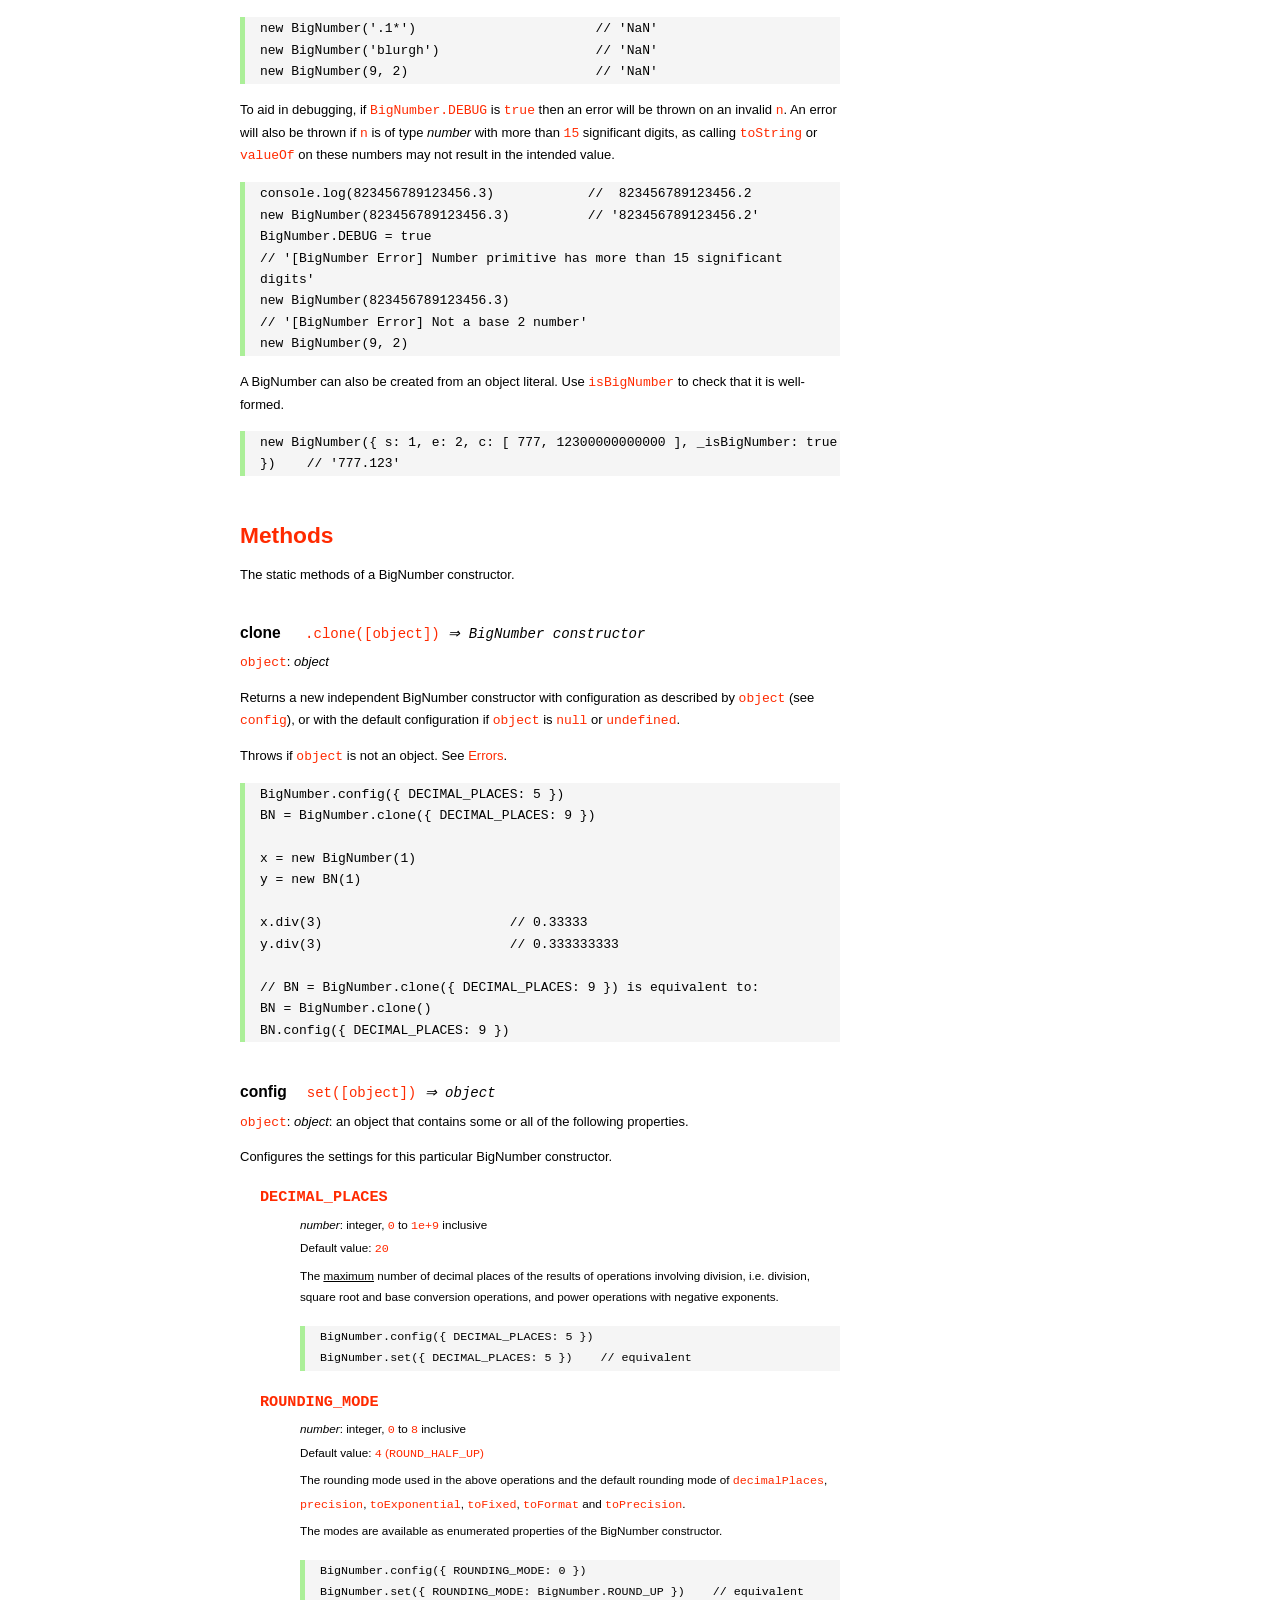
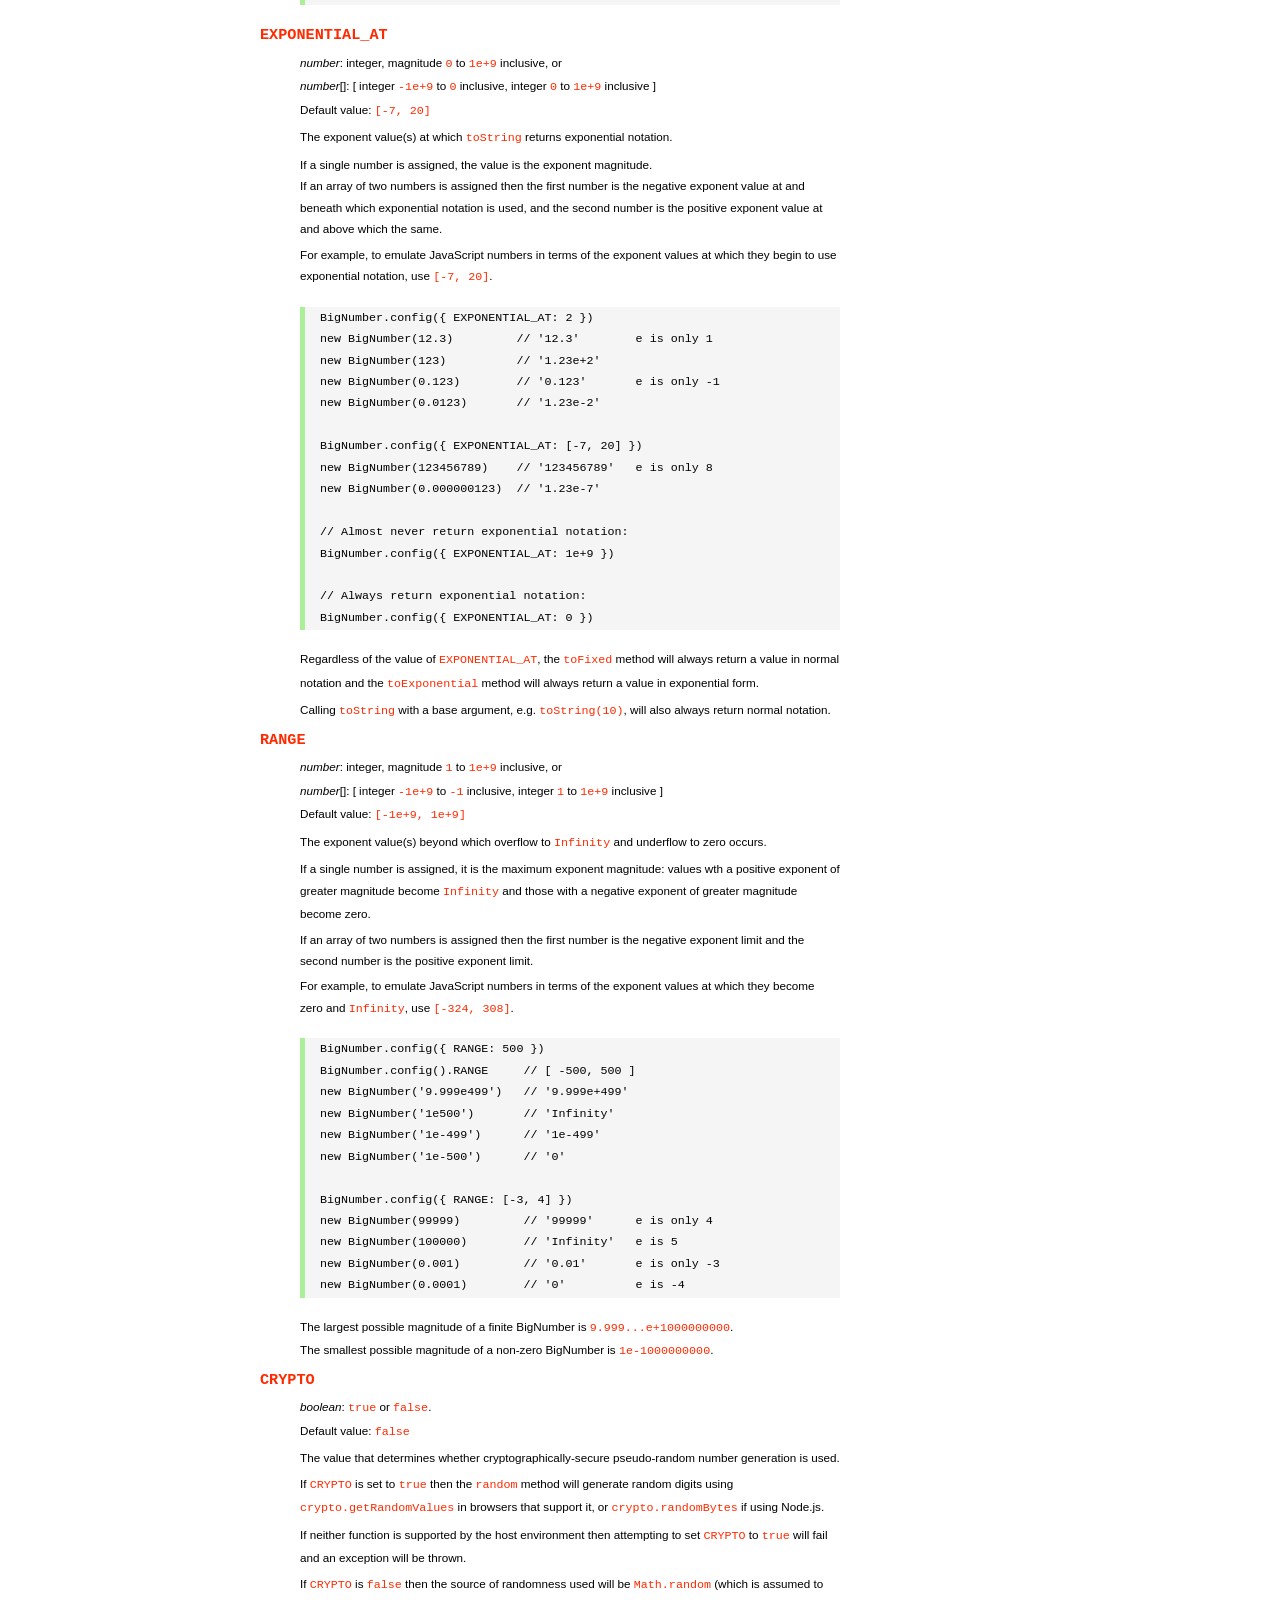
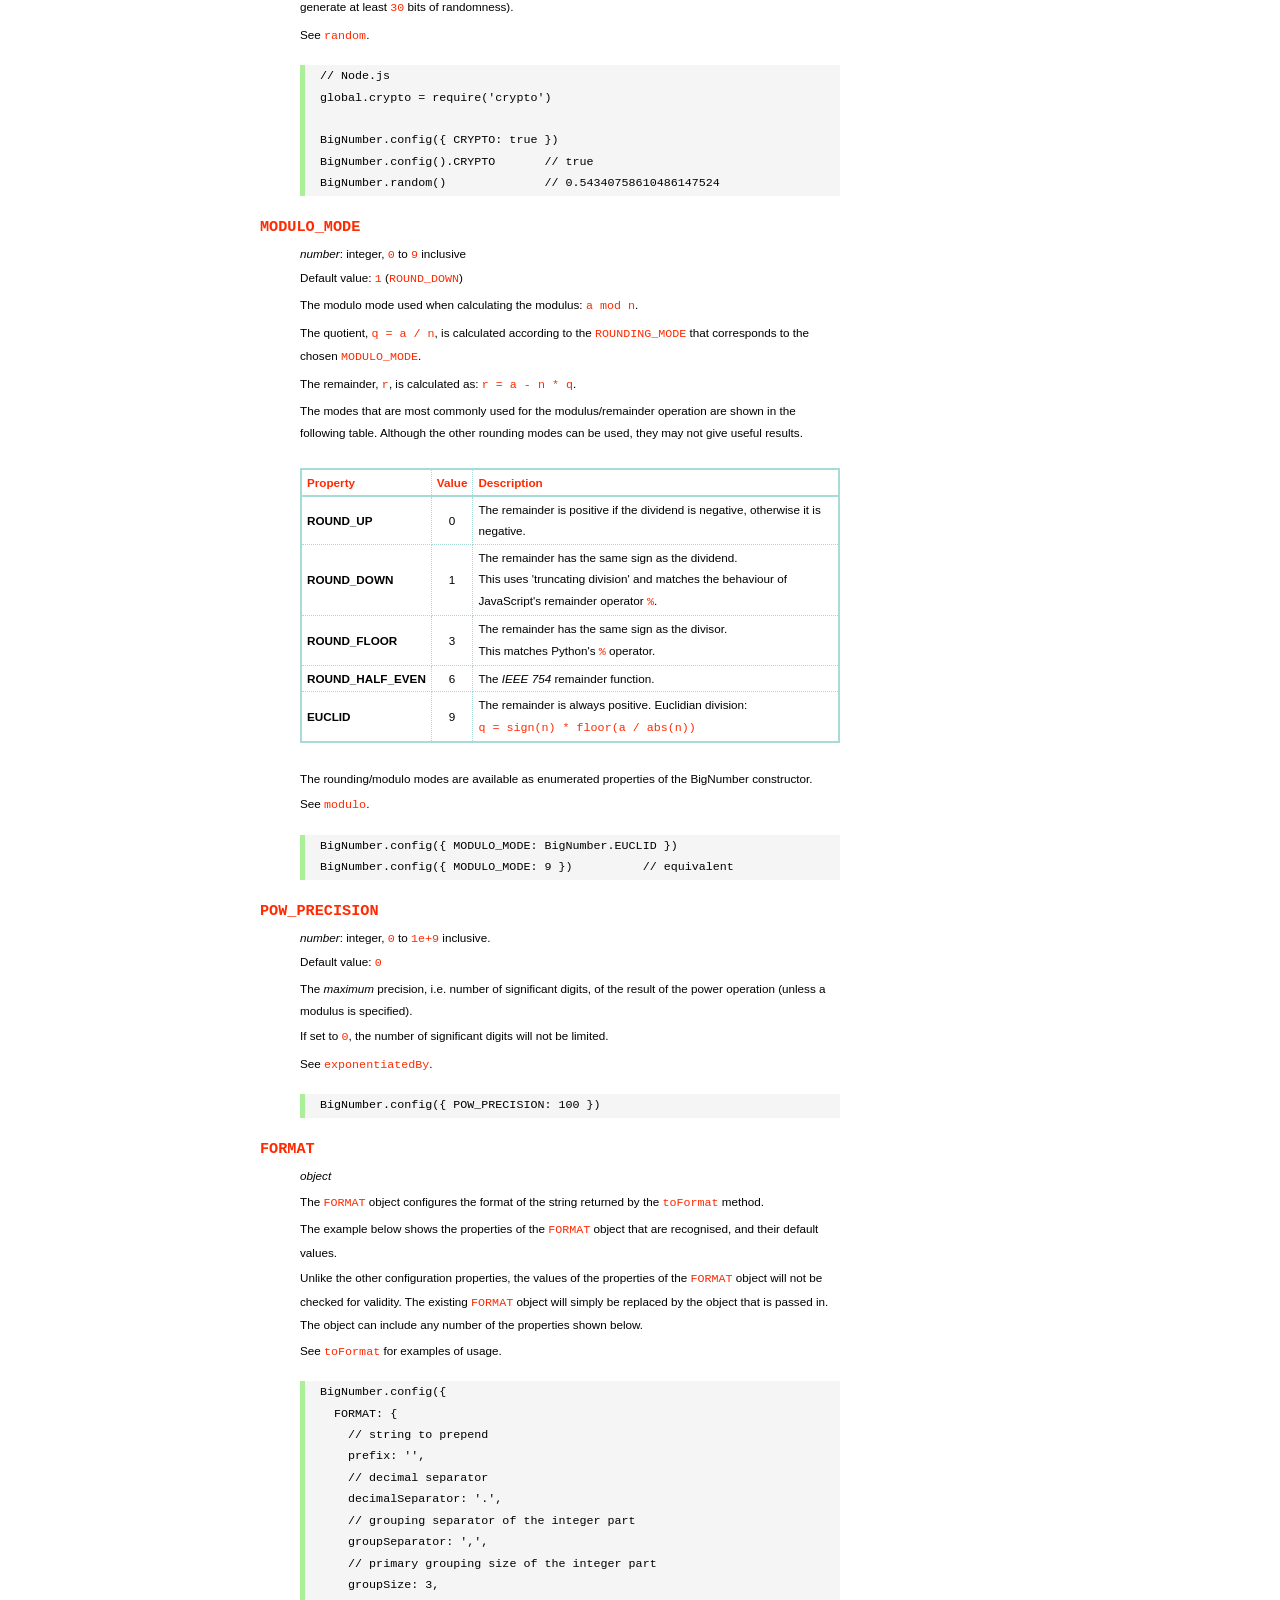
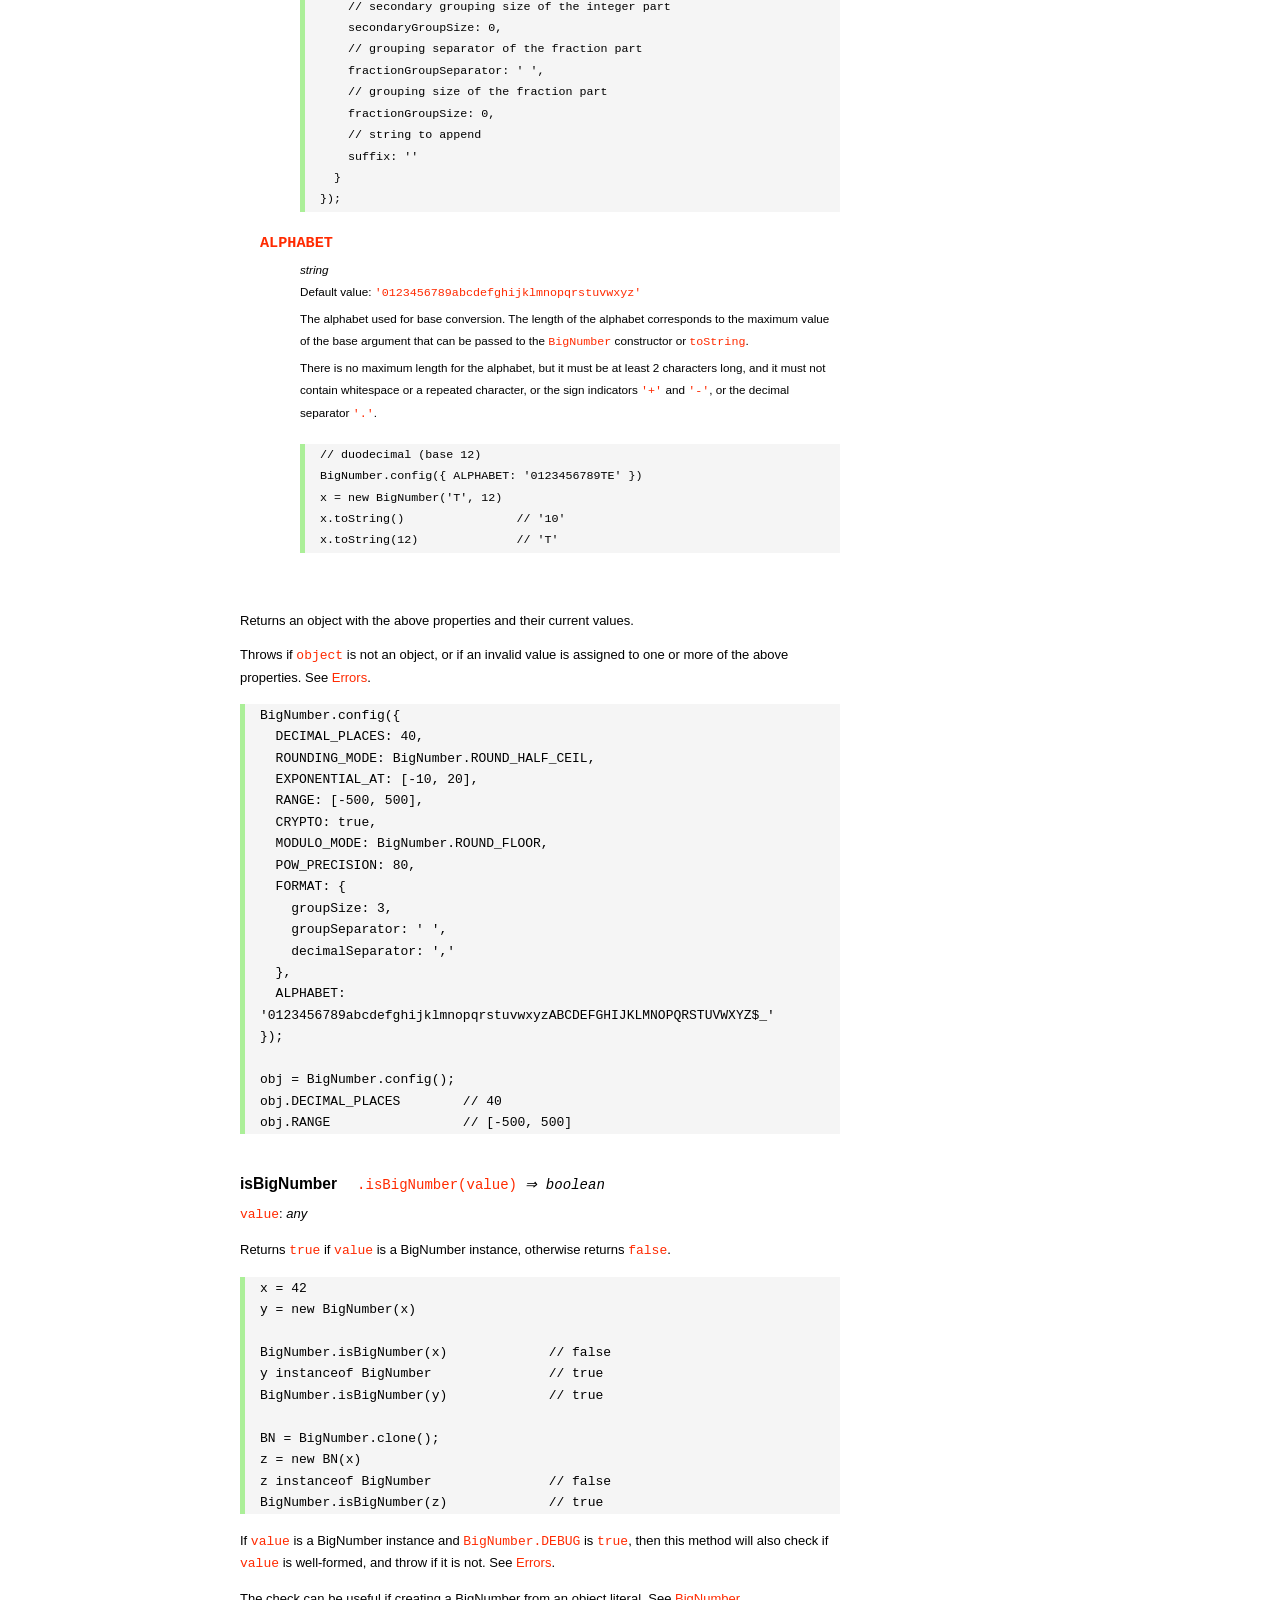
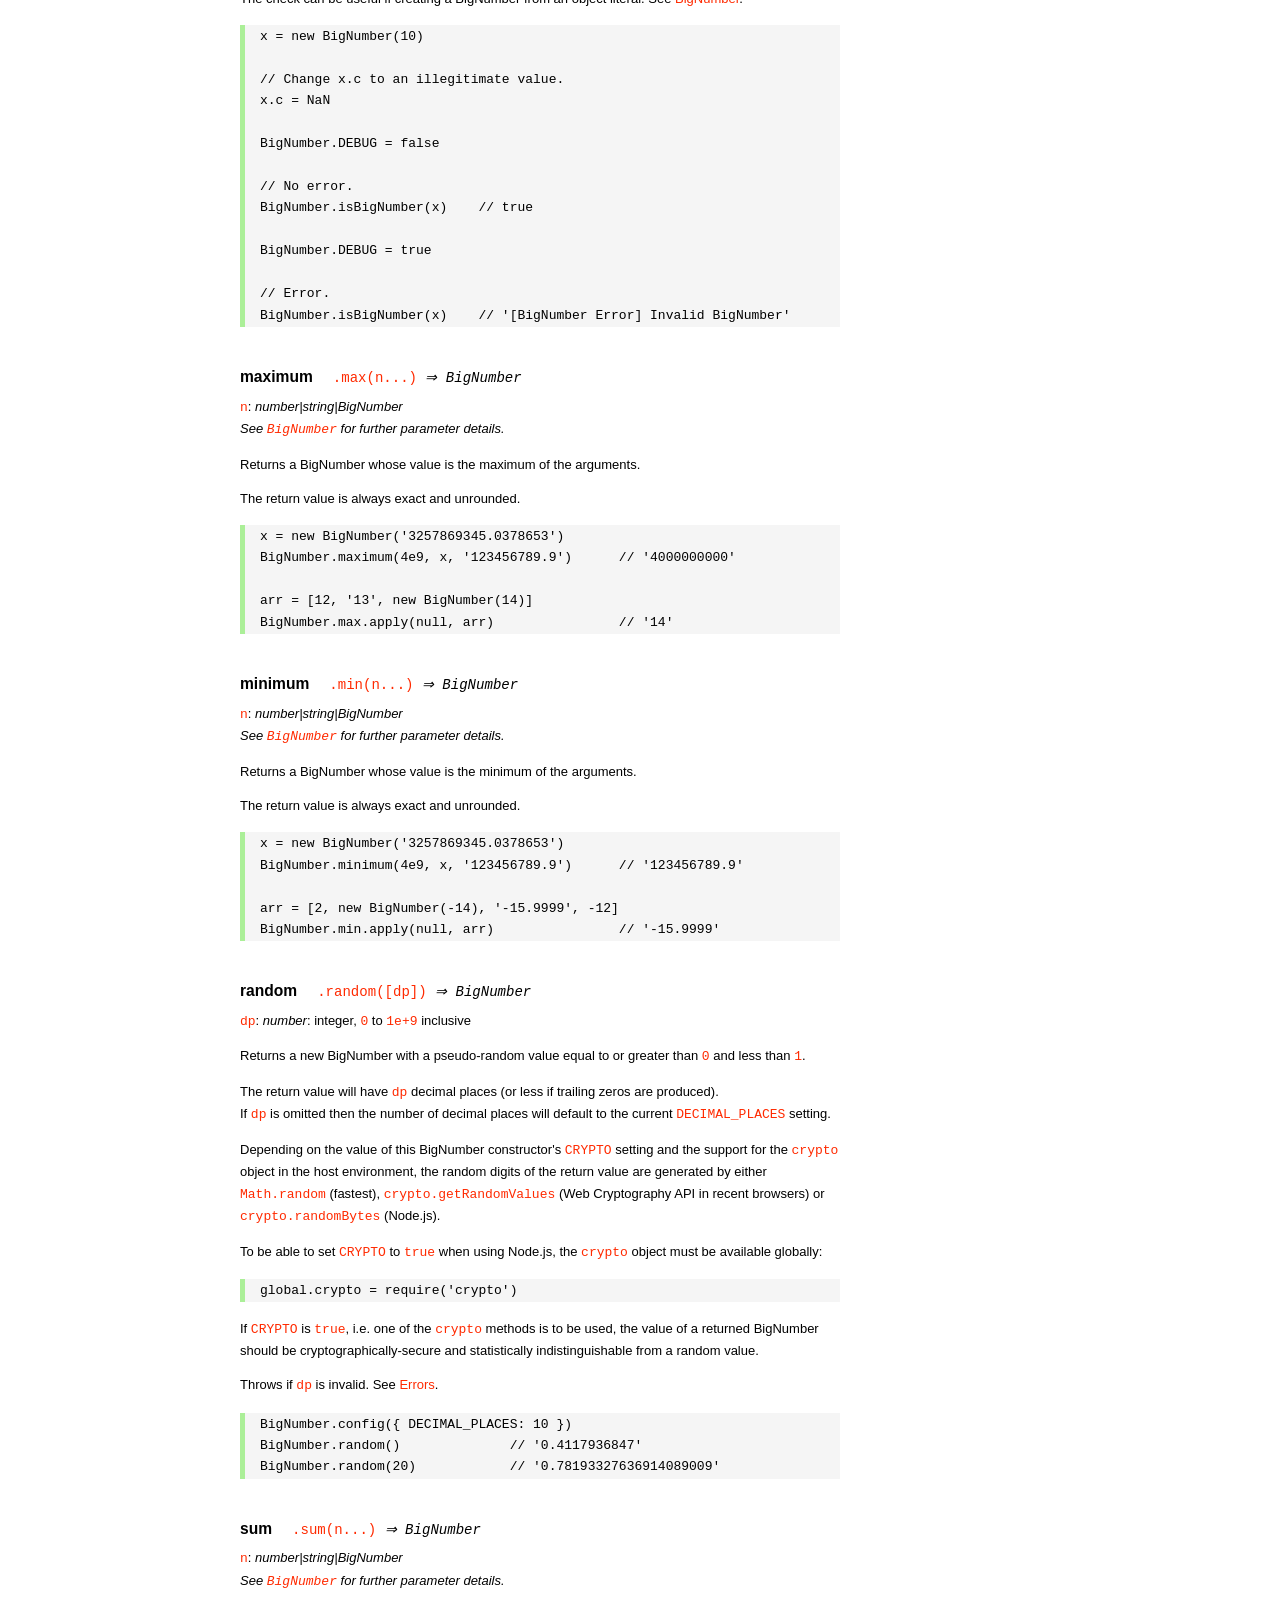
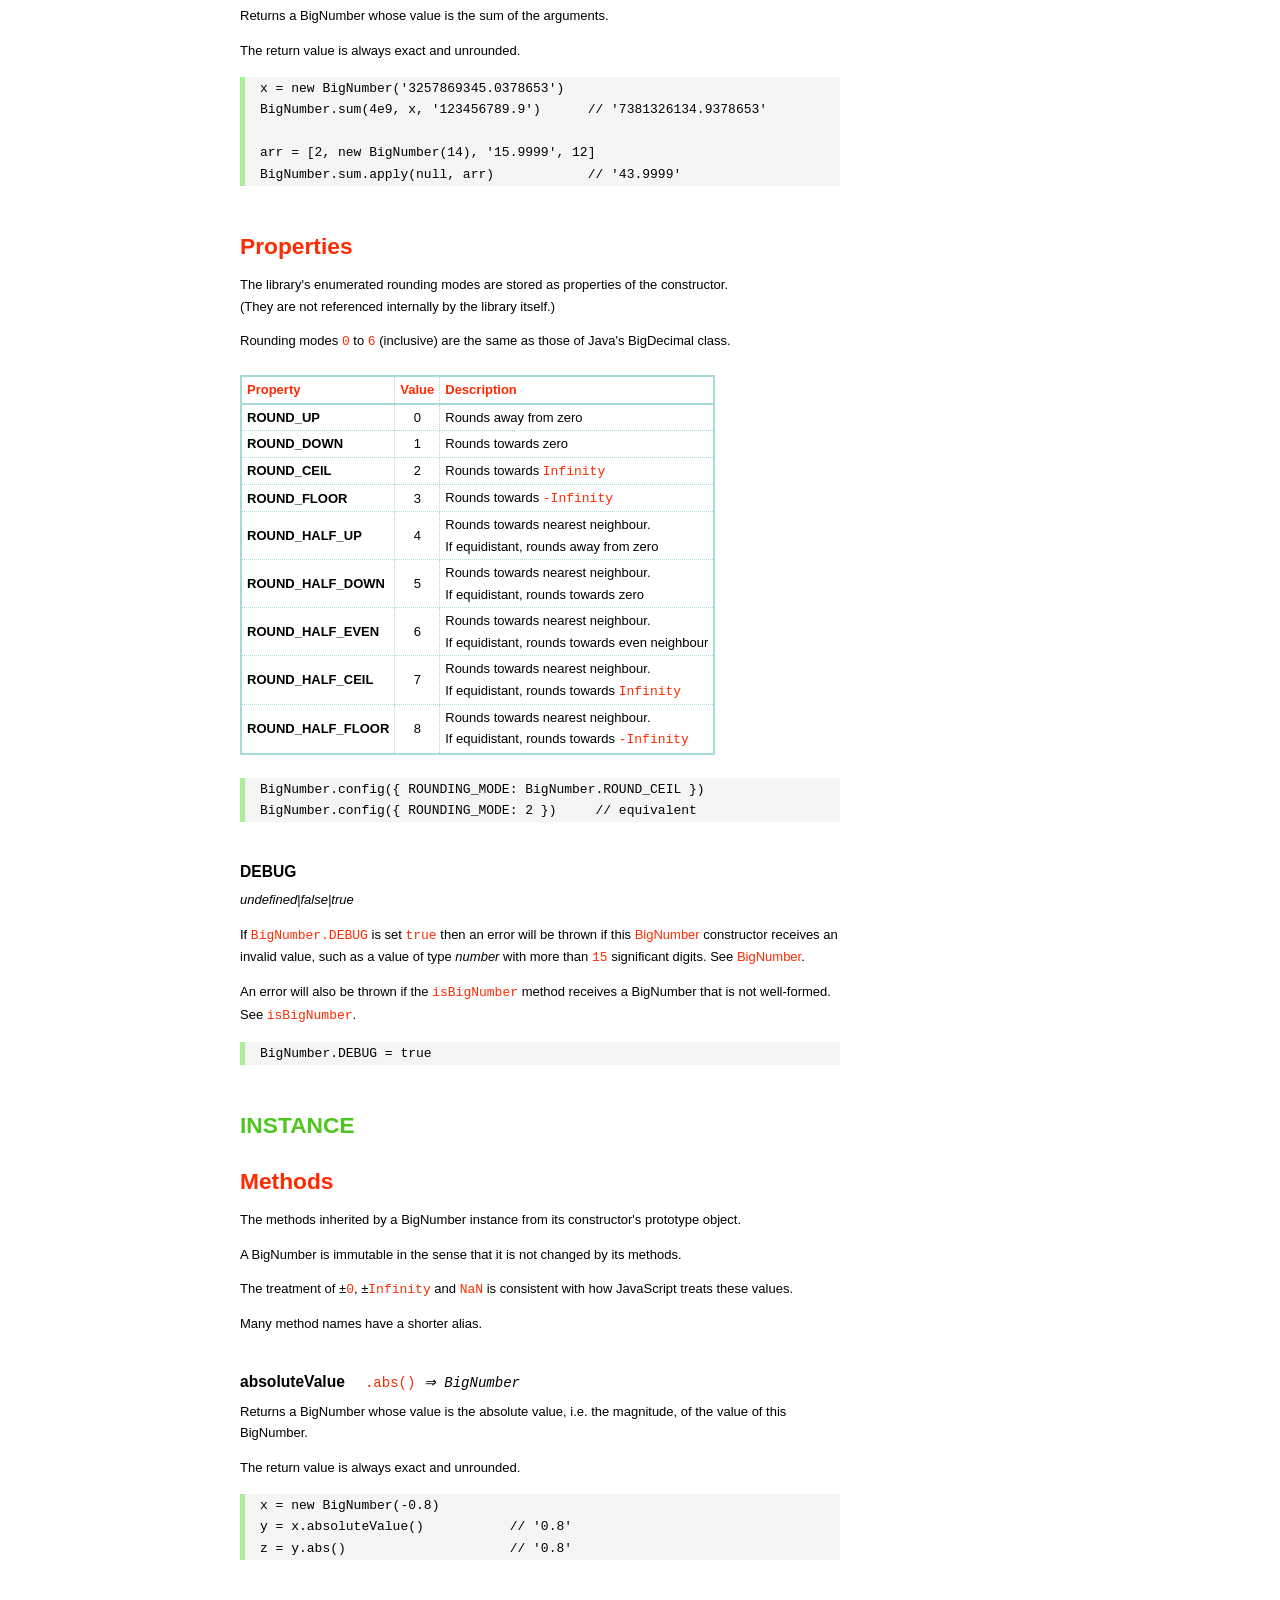
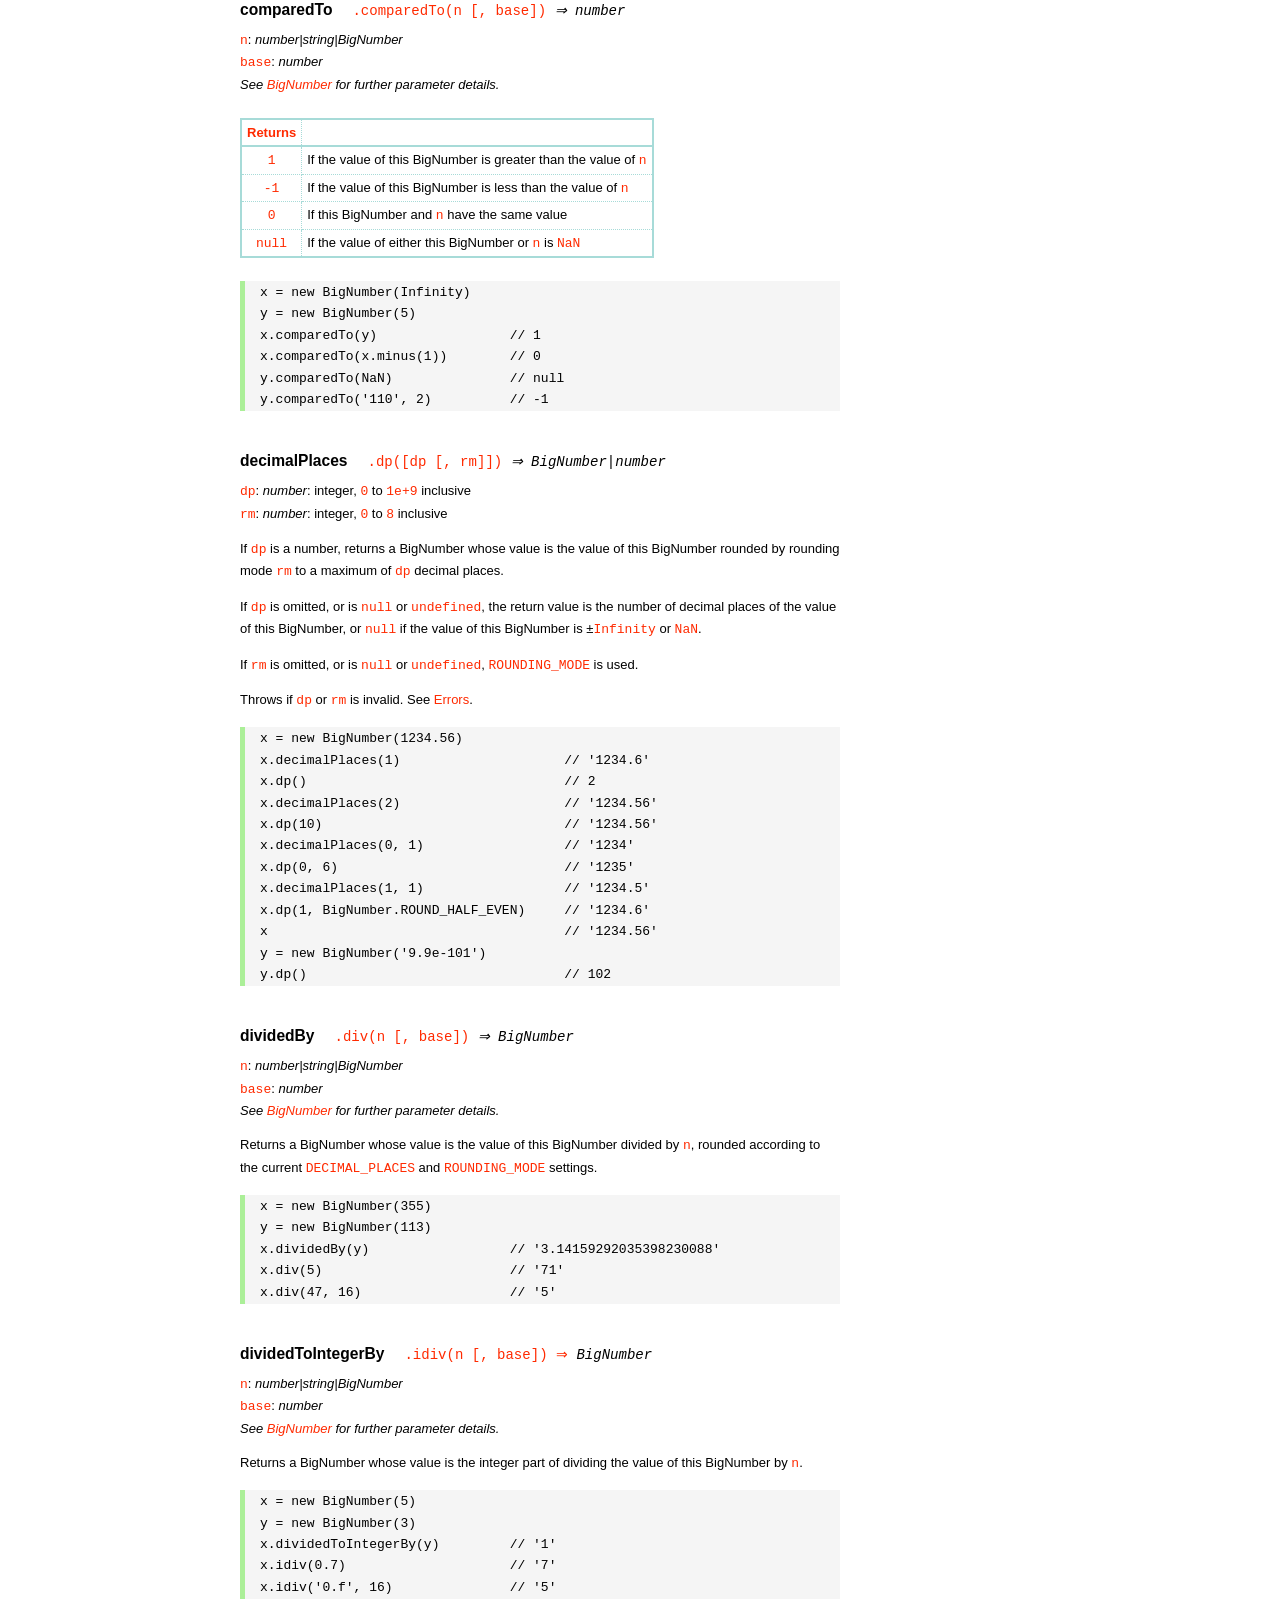
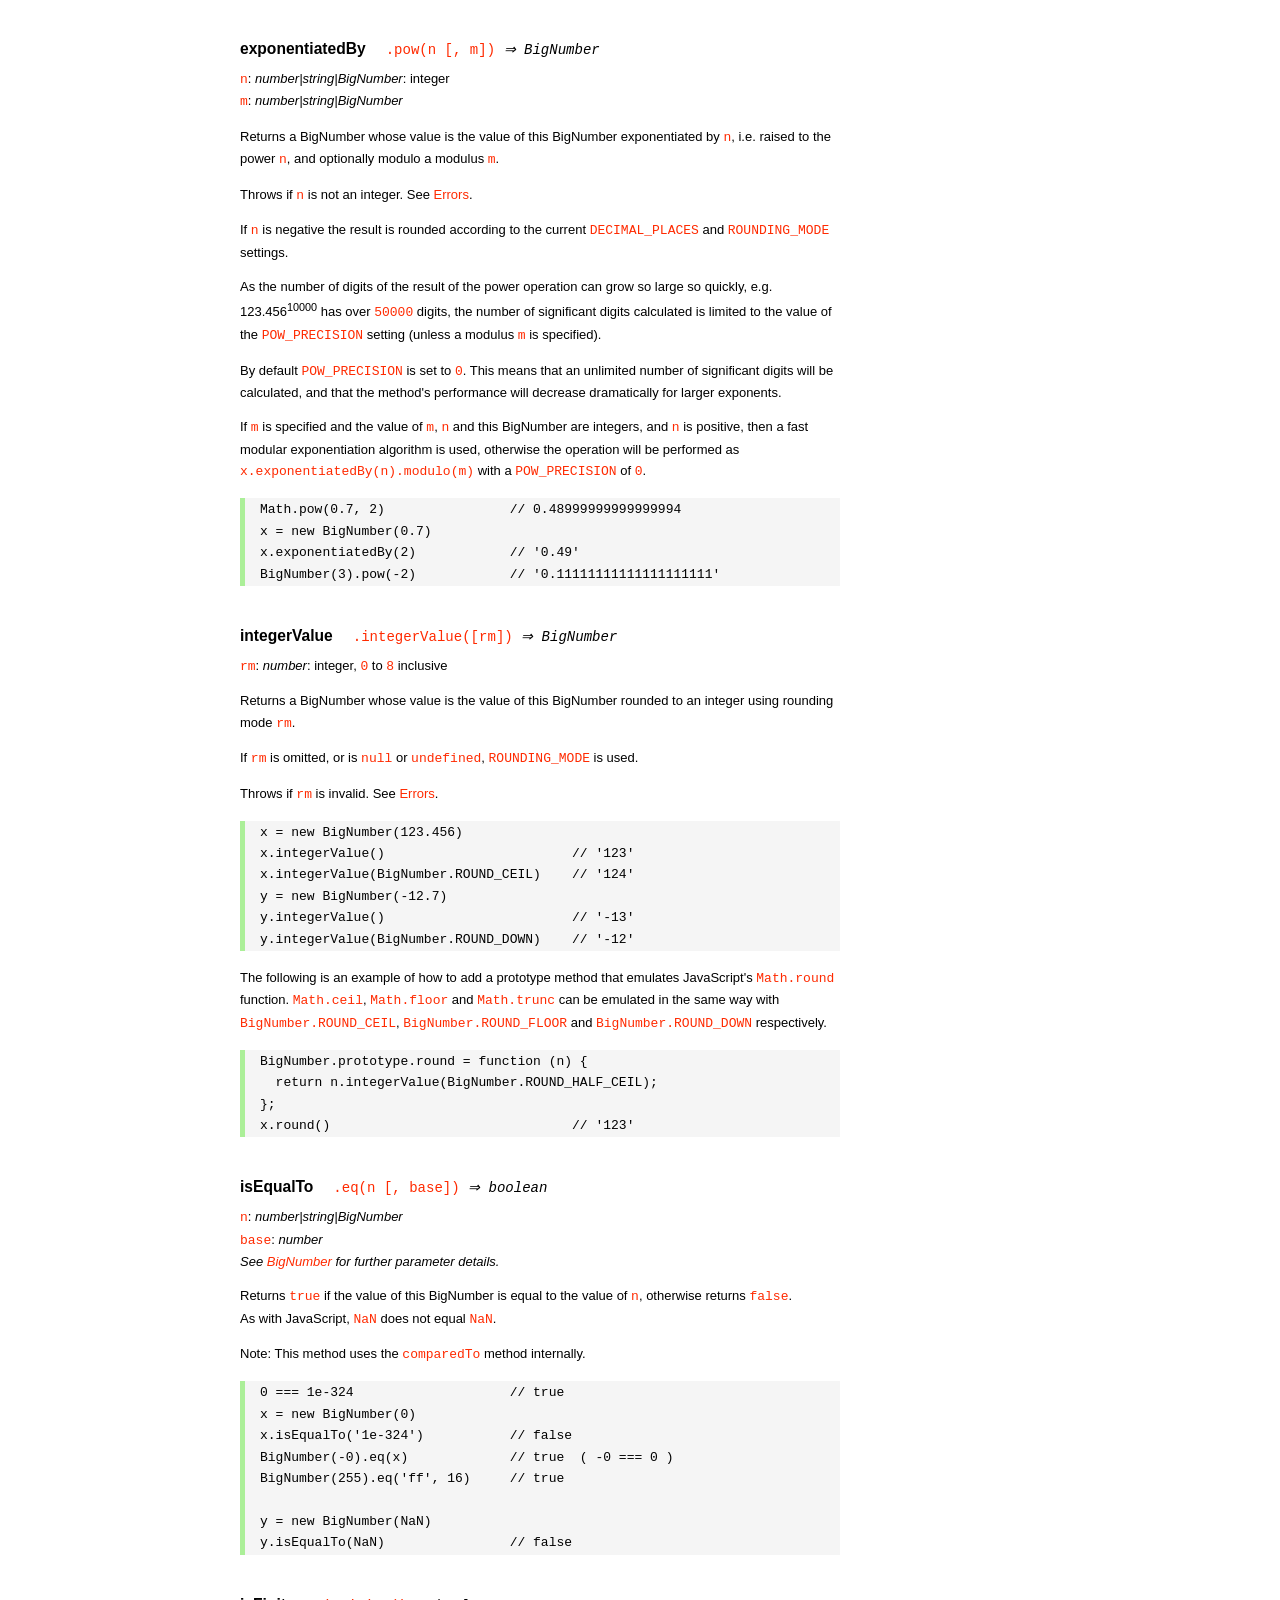
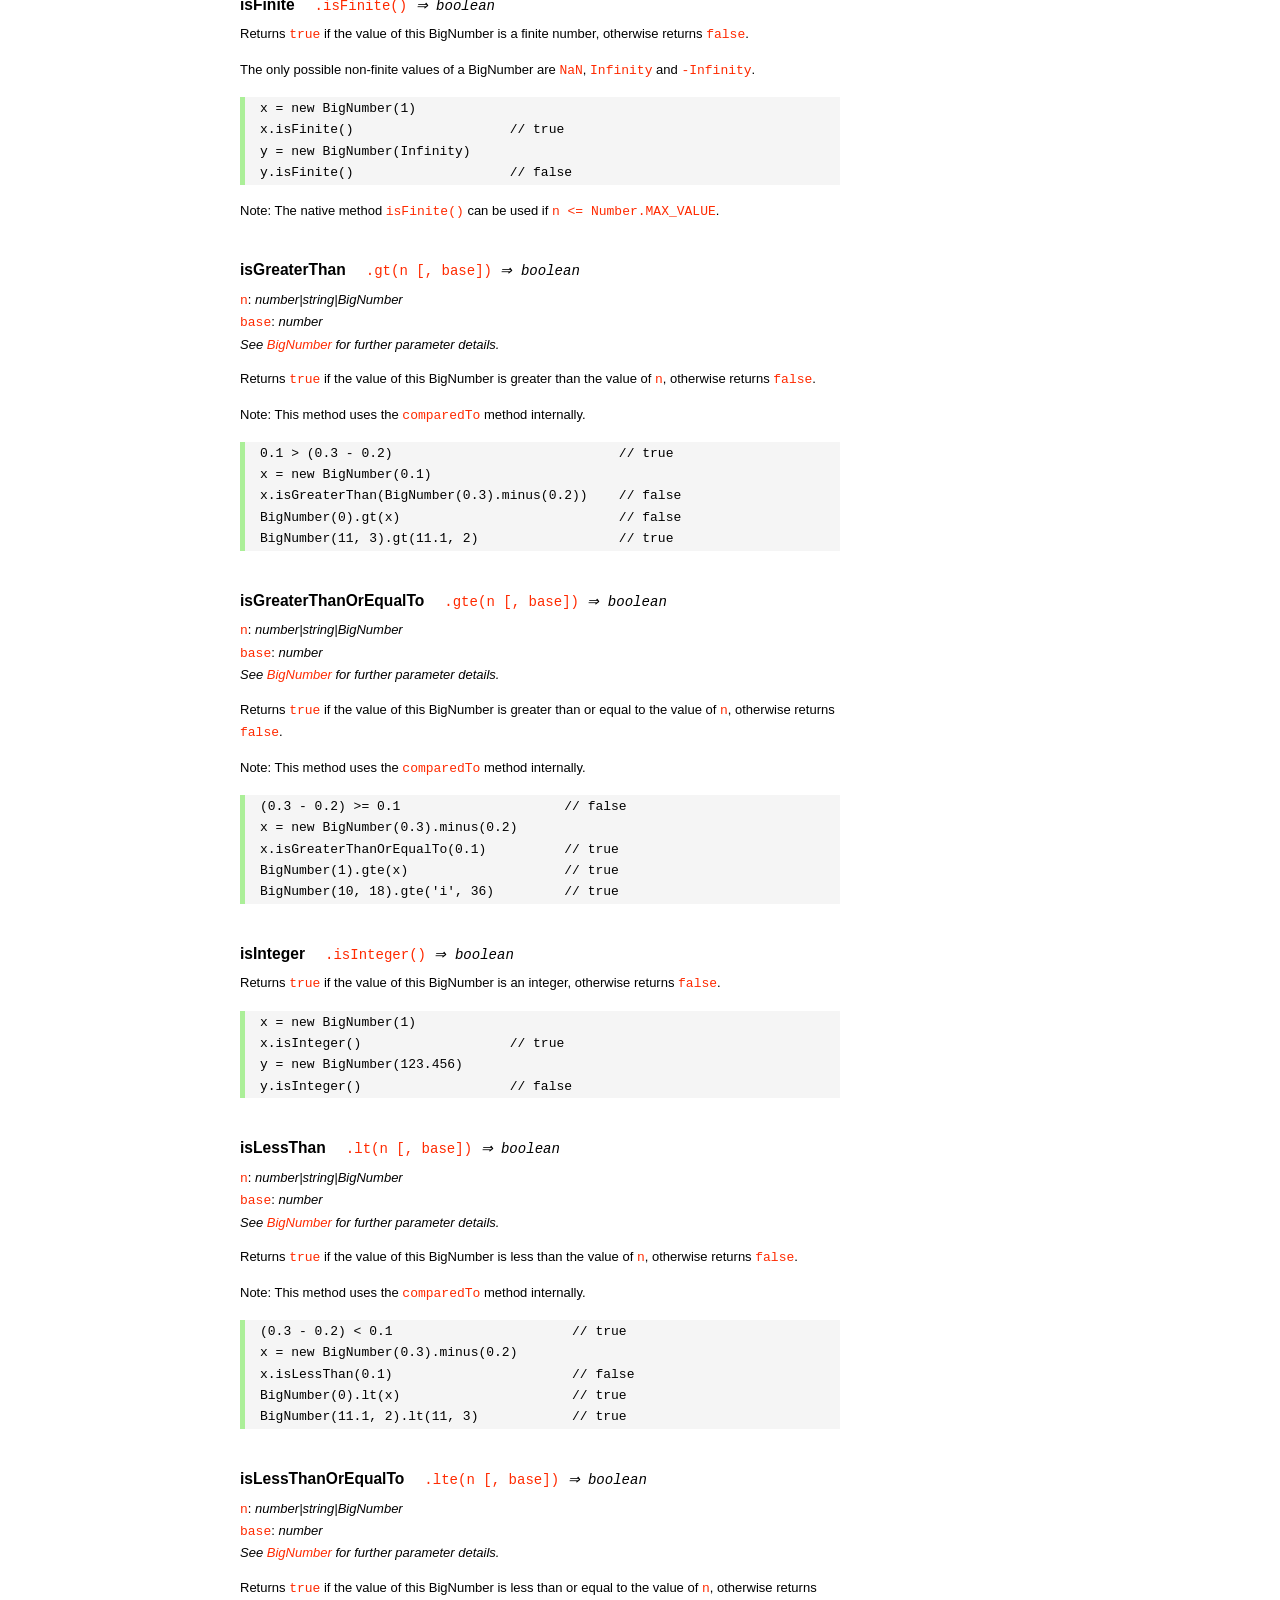
<file: node_modules/bignumber.js/doc/API.html>
<!DOCTYPE HTML>
<html>
<head>
<meta charset="utf-8">
<meta http-equiv="X-UA-Compatible" content="IE=edge">
<meta name="Author" content="M Mclaughlin">
<title>bignumber.js API</title>
<style>
html{font-size:100%}
body{background:#fff;font-family:"Helvetica Neue",Helvetica,Arial,sans-serif;font-size:13px;
  line-height:1.65em;min-height:100%;margin:0}
body,i{color:#000}
.nav{background:#fff;position:fixed;top:0;bottom:0;left:0;width:200px;overflow-y:auto;
  padding:15px 0 30px 15px}
div.container{width:600px;margin:50px 0 50px 240px}
p{margin:0 0 1em;width:600px}
pre,ul{margin:1em 0}
h1,h2,h3,h4,h5{margin:0;padding:1.5em 0 0}
h1,h2{padding:.75em 0}
h1{font:400 3em Verdana,sans-serif;color:#000;margin-bottom:1em}
h2{font-size:2.25em;color:#ff2a00}
h3{font-size:1.75em;color:#4dc71f}
h4{font-size:1.75em;color:#ff2a00;padding-bottom:.75em}
h5{font-size:1.2em;margin-bottom:.4em}
h6{font-size:1.1em;margin-bottom:0.8em;padding:0.5em 0}
dd{padding-top:.35em}
dt{padding-top:.5em}
b{font-weight:700}
dt b{font-size:1.3em}
a,a:visited{color:#ff2a00;text-decoration:none}
a:active,a:hover{outline:0;text-decoration:underline}
.nav a,.nav b,.nav a:visited{display:block;color:#ff2a00;font-weight:700; margin-top:15px}
.nav b{color:#4dc71f;margin-top:20px;cursor:default;width:auto}
ul{list-style-type:none;padding:0 0 0 20px}
.nav ul{line-height:14px;padding-left:0;margin:5px 0 0}
.nav ul a,.nav ul a:visited,span{display:inline;color:#000;font-family:Verdana,Geneva,sans-serif;
  font-size:11px;font-weight:400;margin:0}
.inset,ul.inset{margin-left:20px}
.inset{font-size:.9em}
.nav li{width:auto;margin:0 0 3px}
.alias{font-style:italic;margin-left:20px}
table{border-collapse:collapse;border-spacing:0;border:2px solid #a7dbd8;margin:1.75em 0;padding:0}
td,th{text-align:left;margin:0;padding:2px 5px;border:1px dotted #a7dbd8}
th{border-top:2px solid #a7dbd8;border-bottom:2px solid #a7dbd8;color:#ff2a00}
code,pre{font-family:Consolas, monaco, monospace;font-weight:400}
pre{background:#f5f5f5;white-space:pre-wrap;word-wrap:break-word;border-left:5px solid #abef98;
  padding:1px 0 1px 15px;margin:1.2em 0}
code,.nav-title{color:#ff2a00}
.end{margin-bottom:25px}
.centre{text-align:center}
.error-table{font-size:13px;width:100%}
#faq{margin:3em 0 0}
li span{float:right;margin-right:10px;color:#c0c0c0}
#js{font:inherit;color:#4dc71f}
</style>
</head>
<body>

  <div class="nav">

    <b>v8.1.0</b>

	<a class='nav-title' href="#">API</a>

    <b> CONSTRUCTOR </b>
    <ul>
      <li><a href="#bignumber">BigNumber</a></li>
    </ul>

    <a href="#methods">Methods</a>
    <ul>
      <li><a href="#clone">clone</a></li>
      <li><a href="#config" >config</a><span>set</span></li>
      <li>
        <ul class="inset">
          <li><a href="#decimal-places">DECIMAL_PLACES</a></li>
          <li><a href="#rounding-mode" >ROUNDING_MODE</a></li>
          <li><a href="#exponential-at">EXPONENTIAL_AT</a></li>
          <li><a href="#range"         >RANGE</a></li>
          <li><a href="#crypto"        >CRYPTO</a></li>
          <li><a href="#modulo-mode"   >MODULO_MODE</a></li>
          <li><a href="#pow-precision" >POW_PRECISION</a></li>
          <li><a href="#format"        >FORMAT</a></li>
          <li><a href="#alphabet"      >ALPHABET</a></li>
        </ul>
      </li>
      <li><a href="#isBigNumber">isBigNumber</a></li>
      <li><a href="#max"        >maximum</a><span>max</span></li>
      <li><a href="#min"        >minimum</a><span>min</span></li>
      <li><a href="#random"     >random</a></li>
      <li><a href="#sum"        >sum</a></li>
    </ul>

    <a href="#constructor-properties">Properties</a>
    <ul>
      <li><a href="#round-up"        >ROUND_UP</a></li>
      <li><a href="#round-down"      >ROUND_DOWN</a></li>
      <li><a href="#round-ceil"      >ROUND_CEIL</a></li>
      <li><a href="#round-floor"     >ROUND_FLOOR</a></li>
      <li><a href="#round-half-up"   >ROUND_HALF_UP</a></li>
      <li><a href="#round-half-down" >ROUND_HALF_DOWN</a></li>
      <li><a href="#round-half-even" >ROUND_HALF_EVEN</a></li>
      <li><a href="#round-half-ceil" >ROUND_HALF_CEIL</a></li>
      <li><a href="#round-half-floor">ROUND_HALF_FLOOR</a></li>
      <li><a href="#debug"           >DEBUG</a></li>
    </ul>

    <b> INSTANCE </b>

    <a href="#prototype-methods">Methods</a>
    <ul>
      <li><a href="#abs"    >absoluteValue         </a><span>abs</span>  </li>
      <li><a href="#cmp"    >comparedTo            </a>                  </li>
      <li><a href="#dp"     >decimalPlaces         </a><span>dp</span>   </li>
      <li><a href="#div"    >dividedBy             </a><span>div</span>  </li>
      <li><a href="#divInt" >dividedToIntegerBy    </a><span>idiv</span> </li>
      <li><a href="#pow"    >exponentiatedBy       </a><span>pow</span>  </li>
      <li><a href="#int"    >integerValue          </a>                  </li>
      <li><a href="#eq"     >isEqualTo             </a><span>eq</span>   </li>
      <li><a href="#isF"    >isFinite              </a>                  </li>
      <li><a href="#gt"     >isGreaterThan         </a><span>gt</span>   </li>
      <li><a href="#gte"    >isGreaterThanOrEqualTo</a><span>gte</span>  </li>
      <li><a href="#isInt"  >isInteger             </a>                  </li>
      <li><a href="#lt"     >isLessThan            </a><span>lt</span>   </li>
      <li><a href="#lte"    >isLessThanOrEqualTo   </a><span>lte</span>  </li>
      <li><a href="#isNaN"  >isNaN                 </a>                  </li>
      <li><a href="#isNeg"  >isNegative            </a>                  </li>
      <li><a href="#isPos"  >isPositive            </a>                  </li>
      <li><a href="#isZ"    >isZero                </a>                  </li>
      <li><a href="#minus"  >minus                 </a>                  </li>
      <li><a href="#mod"    >modulo                </a><span>mod</span>  </li>
      <li><a href="#times"  >multipliedBy          </a><span>times</span></li>
      <li><a href="#neg"    >negated               </a>                  </li>
      <li><a href="#plus"   >plus                  </a>                  </li>
      <li><a href="#sd"     >precision             </a><span>sd</span>   </li>
      <li><a href="#shift"  >shiftedBy             </a>                  </li>
      <li><a href="#sqrt"   >squareRoot            </a><span>sqrt</span> </li>
      <li><a href="#toE"    >toExponential         </a>                  </li>
      <li><a href="#toFix"  >toFixed               </a>                  </li>
      <li><a href="#toFor"  >toFormat              </a>                  </li>
      <li><a href="#toFr"   >toFraction            </a>                  </li>
      <li><a href="#toJSON" >toJSON                </a>                  </li>
      <li><a href="#toN"    >toNumber              </a>                  </li>
      <li><a href="#toP"    >toPrecision           </a>                  </li>
      <li><a href="#toS"    >toString              </a>                  </li>
      <li><a href="#valueOf">valueOf               </a>                  </li>
    </ul>

    <a href="#instance-properties">Properties</a>
    <ul>
      <li><a href="#coefficient">c: coefficient</a></li>
      <li><a href="#exponent"   >e: exponent</a></li>
      <li><a href="#sign"       >s: sign</a></li>
    </ul>

    <a href="#zero-nan-infinity">Zero, NaN &amp; Infinity</a>
    <a href="#Errors">Errors</a>
    <a href="#type-coercion">Type coercion</a>
    <a class='end' href="#faq">FAQ</a>

  </div>

  <div class="container">

    <h1>bignumber<span id='js'>.js</span></h1>

    <p>A JavaScript library for arbitrary-precision arithmetic.</p>
    <p><a href="https://github.com/MikeMcl/bignumber.js">Hosted on GitHub</a>. </p>

    <h2>API</h2>

    <p>
      See the <a href='https://github.com/MikeMcl/bignumber.js'>README</a> on GitHub for a
      quick-start introduction.
    </p>
    <p>
      In all examples below, <code>var</code> and semicolons are not shown, and if a commented-out
      value is in quotes it means <code>toString</code> has been called on the preceding expression.
    </p>


    <h3>CONSTRUCTOR</h3>


    <h5 id="bignumber">
      BigNumber<code class='inset'>BigNumber(n [, base]) <i>&rArr; BigNumber</i></code>
    </h5>
    <p>
      <code>n</code>: <i>number|string|BigNumber</i><br />
      <code>base</code>: <i>number</i>: integer, <code>2</code> to <code>36</code> inclusive. (See
      <a href='#alphabet'><code>ALPHABET</code></a> to extend this range).
    </p>
    <p>
      Returns a new instance of a BigNumber object with value <code>n</code>, where <code>n</code>
      is a numeric value in the specified <code>base</code>, or base <code>10</code> if
      <code>base</code> is omitted or is <code>null</code> or <code>undefined</code>.
    </p>
    <pre>
x = new BigNumber(123.4567)                // '123.4567'
// 'new' is optional
y = BigNumber(x)                           // '123.4567'</pre>
    <p>
      If <code>n</code> is a base <code>10</code> value it can be in normal (fixed-point) or
      exponential notation. Values in other bases must be in normal notation. Values in any base can
      have fraction digits, i.e. digits after the decimal point.
    </p>
    <pre>
new BigNumber(43210)                       // '43210'
new BigNumber('4.321e+4')                  // '43210'
new BigNumber('-735.0918e-430')            // '-7.350918e-428'
new BigNumber('123412421.234324', 5)       // '607236.557696'</pre>
    <p>
      Signed <code>0</code>, signed <code>Infinity</code> and <code>NaN</code> are supported.
    </p>
    <pre>
new BigNumber('-Infinity')                 // '-Infinity'
new BigNumber(NaN)                         // 'NaN'
new BigNumber(-0)                          // '0'
new BigNumber('.5')                        // '0.5'
new BigNumber('+2')                        // '2'</pre>
    <p>
      String values in hexadecimal literal form, e.g. <code>'0xff'</code>, are valid, as are
      string values with the octal and binary prefixs <code>'0o'</code> and <code>'0b'</code>.
      String values in octal literal form without the prefix will be interpreted as
      decimals, e.g. <code>'011'</code> is interpreted as 11, not 9.
    </p>
    <pre>
new BigNumber(-10110100.1, 2)              // '-180.5'
new BigNumber('-0b10110100.1')             // '-180.5'
new BigNumber('ff.8', 16)                  // '255.5'
new BigNumber('0xff.8')                    // '255.5'</pre>
    <p>
      If a base is specified, <code>n</code> is rounded according to the current
      <a href='#decimal-places'><code>DECIMAL_PLACES</code></a> and
      <a href='#rounding-mode'><code>ROUNDING_MODE</code></a> settings. <em>This includes base
      <code>10</code> so don't include a <code>base</code> parameter for decimal values unless
      this behaviour is wanted.</em>
    </p>
    <pre>BigNumber.config({ DECIMAL_PLACES: 5 })
new BigNumber(1.23456789)                  // '1.23456789'
new BigNumber(1.23456789, 10)              // '1.23457'</pre>
    <p>An error is thrown if <code>base</code> is invalid. See <a href='#Errors'>Errors</a>.</p>
    <p>
      There is no limit to the number of digits of a value of type <em>string</em> (other than
      that of JavaScript's maximum array size). See <a href='#range'><code>RANGE</code></a> to set
      the maximum and minimum possible exponent value of a BigNumber.
    </p>
    <pre>
new BigNumber('5032485723458348569331745.33434346346912144534543')
new BigNumber('4.321e10000000')</pre>
    <p>BigNumber <code>NaN</code> is returned if <code>n</code> is invalid
    (unless <code>BigNumber.DEBUG</code> is <code>true</code>, see below).</p>
    <pre>
new BigNumber('.1*')                       // 'NaN'
new BigNumber('blurgh')                    // 'NaN'
new BigNumber(9, 2)                        // 'NaN'</pre>
    <p>
      To aid in debugging, if <code>BigNumber.DEBUG</code> is <code>true</code> then an error will
      be thrown on an invalid <code>n</code>. An error will also be thrown if <code>n</code> is of
      type <em>number</em> with more than <code>15</code> significant digits, as calling
      <code><a href='#toS'>toString</a></code> or <code><a href='#valueOf'>valueOf</a></code> on
      these numbers may not result in the intended value.
    </p>
      <pre>
console.log(823456789123456.3)            //  823456789123456.2
new BigNumber(823456789123456.3)          // '823456789123456.2'
BigNumber.DEBUG = true
// '[BigNumber Error] Number primitive has more than 15 significant digits'
new BigNumber(823456789123456.3)
// '[BigNumber Error] Not a base 2 number'
new BigNumber(9, 2)</pre>
    <p>
      A BigNumber can also be created from an object literal.
      Use <code><a href='#isBigNumber'>isBigNumber</a></code> to check that it is well-formed.
    </p>
    <pre>new BigNumber({ s: 1, e: 2, c: [ 777, 12300000000000 ], _isBigNumber: true })    // '777.123'</pre>




    <h4 id="methods">Methods</h4>
     <p>The static methods of a BigNumber constructor.</p>




    <h5 id="clone">clone
      <code class='inset'>.clone([object]) <i>&rArr; BigNumber constructor</i></code>
    </h5>
    <p><code>object</code>: <i>object</i></p>
    <p>
      Returns a new independent BigNumber constructor with configuration as described by
      <code>object</code> (see <a href='#config'><code>config</code></a>), or with the default
      configuration if <code>object</code> is <code>null</code> or <code>undefined</code>.
    </p>
    <p>
      Throws if <code>object</code> is not an object. See <a href='#Errors'>Errors</a>.
    </p>
    <pre>BigNumber.config({ DECIMAL_PLACES: 5 })
BN = BigNumber.clone({ DECIMAL_PLACES: 9 })

x = new BigNumber(1)
y = new BN(1)

x.div(3)                        // 0.33333
y.div(3)                        // 0.333333333

// BN = BigNumber.clone({ DECIMAL_PLACES: 9 }) is equivalent to:
BN = BigNumber.clone()
BN.config({ DECIMAL_PLACES: 9 })</pre>



    <h5 id="config">config<code class='inset'>set([object]) <i>&rArr; object</i></code></h5>
    <p>
      <code>object</code>: <i>object</i>: an object that contains some or all of the following
      properties.
    </p>
    <p>Configures the settings for this particular BigNumber constructor.</p>

    <dl class='inset'>
      <dt id="decimal-places"><code><b>DECIMAL_PLACES</b></code></dt>
      <dd>
        <i>number</i>: integer, <code>0</code> to <code>1e+9</code> inclusive<br />
        Default value: <code>20</code>
      </dd>
      <dd>
        The <u>maximum</u> number of decimal places of the results of operations involving
        division, i.e. division, square root and base conversion operations, and power
        operations with negative exponents.<br />
      </dd>
      <dd>
      <pre>BigNumber.config({ DECIMAL_PLACES: 5 })
BigNumber.set({ DECIMAL_PLACES: 5 })    // equivalent</pre>
      </dd>



      <dt id="rounding-mode"><code><b>ROUNDING_MODE</b></code></dt>
      <dd>
        <i>number</i>: integer, <code>0</code> to <code>8</code> inclusive<br />
        Default value: <code>4</code> <a href="#round-half-up">(<code>ROUND_HALF_UP</code>)</a>
      </dd>
      <dd>
        The rounding mode used in the above operations and the default rounding mode of
        <a href='#dp'><code>decimalPlaces</code></a>,
        <a href='#sd'><code>precision</code></a>,
        <a href='#toE'><code>toExponential</code></a>,
        <a href='#toFix'><code>toFixed</code></a>,
        <a href='#toFor'><code>toFormat</code></a> and
        <a href='#toP'><code>toPrecision</code></a>.
      </dd>
      <dd>The modes are available as enumerated properties of the BigNumber constructor.</dd>
       <dd>
      <pre>BigNumber.config({ ROUNDING_MODE: 0 })
BigNumber.set({ ROUNDING_MODE: BigNumber.ROUND_UP })    // equivalent</pre>
        </dd>



      <dt id="exponential-at"><code><b>EXPONENTIAL_AT</b></code></dt>
      <dd>
        <i>number</i>: integer, magnitude <code>0</code> to <code>1e+9</code> inclusive, or
        <br />
        <i>number</i>[]: [ integer <code>-1e+9</code> to <code>0</code> inclusive, integer
        <code>0</code> to <code>1e+9</code> inclusive ]<br />
        Default value: <code>[-7, 20]</code>
      </dd>
      <dd>
        The exponent value(s) at which <code>toString</code> returns exponential notation.
      </dd>
      <dd>
        If a single number is assigned, the value is the exponent magnitude.<br />
        If an array of two numbers is assigned then the first number is the negative exponent
        value at and beneath which exponential notation is used, and the second number is the
        positive exponent value at and above which the same.
      </dd>
      <dd>
        For example, to emulate JavaScript numbers in terms of the exponent values at which they
        begin to use exponential notation, use <code>[-7, 20]</code>.
      </dd>
      <dd>
      <pre>BigNumber.config({ EXPONENTIAL_AT: 2 })
new BigNumber(12.3)         // '12.3'        e is only 1
new BigNumber(123)          // '1.23e+2'
new BigNumber(0.123)        // '0.123'       e is only -1
new BigNumber(0.0123)       // '1.23e-2'

BigNumber.config({ EXPONENTIAL_AT: [-7, 20] })
new BigNumber(123456789)    // '123456789'   e is only 8
new BigNumber(0.000000123)  // '1.23e-7'

// Almost never return exponential notation:
BigNumber.config({ EXPONENTIAL_AT: 1e+9 })

// Always return exponential notation:
BigNumber.config({ EXPONENTIAL_AT: 0 })</pre>
      </dd>
      <dd>
        Regardless of the value of <code>EXPONENTIAL_AT</code>, the <code>toFixed</code> method
        will always return a value in normal notation and the <code>toExponential</code> method
        will always return a value in exponential form.
      </dd>
      <dd>
        Calling <code>toString</code> with a base argument, e.g. <code>toString(10)</code>, will
        also always return normal notation.
      </dd>



      <dt id="range"><code><b>RANGE</b></code></dt>
      <dd>
        <i>number</i>: integer, magnitude <code>1</code> to <code>1e+9</code> inclusive, or
        <br />
        <i>number</i>[]: [ integer <code>-1e+9</code> to <code>-1</code> inclusive, integer
        <code>1</code> to <code>1e+9</code> inclusive ]<br />
        Default value: <code>[-1e+9, 1e+9]</code>
      </dd>
      <dd>
        The exponent value(s) beyond which overflow to <code>Infinity</code> and underflow to
        zero occurs.
      </dd>
      <dd>
        If a single number is assigned, it is the maximum exponent magnitude: values wth a
        positive exponent of greater magnitude become <code>Infinity</code> and those with a
        negative exponent of greater magnitude become zero.
      <dd>
        If an array of two numbers is assigned then the first number is the negative exponent
        limit and the second number is the positive exponent limit.
      </dd>
      <dd>
        For example, to emulate JavaScript numbers in terms of the exponent values at which they
        become zero and <code>Infinity</code>, use <code>[-324, 308]</code>.
      </dd>
      <dd>
      <pre>BigNumber.config({ RANGE: 500 })
BigNumber.config().RANGE     // [ -500, 500 ]
new BigNumber('9.999e499')   // '9.999e+499'
new BigNumber('1e500')       // 'Infinity'
new BigNumber('1e-499')      // '1e-499'
new BigNumber('1e-500')      // '0'

BigNumber.config({ RANGE: [-3, 4] })
new BigNumber(99999)         // '99999'      e is only 4
new BigNumber(100000)        // 'Infinity'   e is 5
new BigNumber(0.001)         // '0.01'       e is only -3
new BigNumber(0.0001)        // '0'          e is -4</pre>
      </dd>
      <dd>
        The largest possible magnitude of a finite BigNumber is
        <code>9.999...e+1000000000</code>.<br />
        The smallest possible magnitude of a non-zero BigNumber is <code>1e-1000000000</code>.
      </dd>



      <dt id="crypto"><code><b>CRYPTO</b></code></dt>
      <dd>
        <i>boolean</i>: <code>true</code> or <code>false</code>.<br />
        Default value: <code>false</code>
      </dd>
      <dd>
        The value that determines whether cryptographically-secure pseudo-random number
        generation is used.
      </dd>
      <dd>
        If <code>CRYPTO</code> is set to <code>true</code> then the
        <a href='#random'><code>random</code></a> method will generate random digits using
        <code>crypto.getRandomValues</code> in browsers that support it, or
        <code>crypto.randomBytes</code> if using Node.js.
      </dd>
      <dd>
        If neither function is supported by the host environment then attempting to set
        <code>CRYPTO</code> to <code>true</code> will fail and an exception will be thrown.
      </dd>
      <dd>
        If <code>CRYPTO</code> is <code>false</code> then the source of randomness used will be
        <code>Math.random</code> (which is assumed to generate at least <code>30</code> bits of
        randomness).
      </dd>
      <dd>See <a href='#random'><code>random</code></a>.</dd>
      <dd>
      <pre>
// Node.js
global.crypto = require('crypto')

BigNumber.config({ CRYPTO: true })
BigNumber.config().CRYPTO       // true
BigNumber.random()              // 0.54340758610486147524</pre>
      </dd>



      <dt id="modulo-mode"><code><b>MODULO_MODE</b></code></dt>
      <dd>
        <i>number</i>: integer, <code>0</code> to <code>9</code> inclusive<br />
        Default value: <code>1</code> (<a href="#round-down"><code>ROUND_DOWN</code></a>)
      </dd>
      <dd>The modulo mode used when calculating the modulus: <code>a mod n</code>.</dd>
      <dd>
        The quotient, <code>q = a / n</code>, is calculated according to the
        <a href='#rounding-mode'><code>ROUNDING_MODE</code></a> that corresponds to the chosen
        <code>MODULO_MODE</code>.
      </dd>
      <dd>The remainder, <code>r</code>, is calculated as: <code>r = a - n * q</code>.</dd>
      <dd>
        The modes that are most commonly used for the modulus/remainder operation are shown in
        the following table. Although the other rounding modes can be used, they may not give
        useful results.
      </dd>
      <dd>
        <table>
          <tr><th>Property</th><th>Value</th><th>Description</th></tr>
          <tr>
            <td><b>ROUND_UP</b></td><td class='centre'>0</td>
            <td>
              The remainder is positive if the dividend is negative, otherwise it is negative.
            </td>
          </tr>
          <tr>
            <td><b>ROUND_DOWN</b></td><td class='centre'>1</td>
            <td>
              The remainder has the same sign as the dividend.<br />
              This uses 'truncating division' and matches the behaviour of JavaScript's
              remainder operator <code>%</code>.
            </td>
          </tr>
          <tr>
            <td><b>ROUND_FLOOR</b></td><td class='centre'>3</td>
            <td>
              The remainder has the same sign as the divisor.<br />
              This matches Python's <code>%</code> operator.
            </td>
          </tr>
          <tr>
            <td><b>ROUND_HALF_EVEN</b></td><td class='centre'>6</td>
            <td>The <i>IEEE 754</i> remainder function.</td>
          </tr>
           <tr>
             <td><b>EUCLID</b></td><td class='centre'>9</td>
             <td>
               The remainder is always positive. Euclidian division: <br />
               <code>q = sign(n) * floor(a / abs(n))</code>
             </td>
           </tr>
        </table>
      </dd>
      <dd>
        The rounding/modulo modes are available as enumerated properties of the BigNumber
        constructor.
      </dd>
      <dd>See <a href='#mod'><code>modulo</code></a>.</dd>
      <dd>
        <pre>BigNumber.config({ MODULO_MODE: BigNumber.EUCLID })
BigNumber.config({ MODULO_MODE: 9 })          // equivalent</pre>
      </dd>



      <dt id="pow-precision"><code><b>POW_PRECISION</b></code></dt>
      <dd>
        <i>number</i>: integer, <code>0</code> to <code>1e+9</code> inclusive.<br />
        Default value: <code>0</code>
      </dd>
      <dd>
        The <i>maximum</i> precision, i.e. number of significant digits, of the result of the power
        operation (unless a modulus is specified).
      </dd>
      <dd>If set to <code>0</code>, the number of significant digits will not be limited.</dd>
      <dd>See <a href='#pow'><code>exponentiatedBy</code></a>.</dd>
      <dd><pre>BigNumber.config({ POW_PRECISION: 100 })</pre></dd>



      <dt id="format"><code><b>FORMAT</b></code></dt>
      <dd><i>object</i></dd>
      <dd>
        The <code>FORMAT</code> object configures the format of the string returned by the
        <a href='#toFor'><code>toFormat</code></a> method.
      </dd>
      <dd>
        The example below shows the properties of the <code>FORMAT</code> object that are
        recognised, and their default values.
      </dd>
      <dd>
         Unlike the other configuration properties, the values of the properties of the
         <code>FORMAT</code> object will not be checked for validity. The existing
         <code>FORMAT</code> object will simply be replaced by the object that is passed in.
         The object can include any number of the properties shown below.
      </dd>
      <dd>See <a href='#toFor'><code>toFormat</code></a> for examples of usage.</dd>
      <dd>
      <pre>
BigNumber.config({
  FORMAT: {
    // string to prepend
    prefix: '',
    // decimal separator
    decimalSeparator: '.',
    // grouping separator of the integer part
    groupSeparator: ',',
    // primary grouping size of the integer part
    groupSize: 3,
    // secondary grouping size of the integer part
    secondaryGroupSize: 0,
    // grouping separator of the fraction part
    fractionGroupSeparator: ' ',
    // grouping size of the fraction part
    fractionGroupSize: 0,
    // string to append
    suffix: ''
  }
});</pre>
      </dd>



      <dt id="alphabet"><code><b>ALPHABET</b></code></dt>
      <dd>
        <i>string</i><br />
        Default value: <code>'0123456789abcdefghijklmnopqrstuvwxyz'</code>
      </dd>
      <dd>
        The alphabet used for base conversion. The length of the alphabet corresponds to the
        maximum value of the base argument that can be passed to the
        <a href='#bignumber'><code>BigNumber</code></a> constructor or
        <a href='#toS'><code>toString</code></a>.
      </dd>
      <dd>
        There is no maximum length for the alphabet, but it must be at least 2 characters long, and
        it must not contain whitespace or a repeated character, or the sign indicators
        <code>'+'</code> and <code>'-'</code>, or the decimal separator <code>'.'</code>.
      </dd>
      <dd>
        <pre>// duodecimal (base 12)
BigNumber.config({ ALPHABET: '0123456789TE' })
x = new BigNumber('T', 12)
x.toString()                // '10'
x.toString(12)              // 'T'</pre>
      </dd>



    </dl>
    <br /><br />
    <p>Returns an object with the above properties and their current values.</p>
    <p>
      Throws if <code>object</code> is not an object, or if an invalid value is assigned to
      one or more of the above properties. See <a href='#Errors'>Errors</a>.
    </p>
    <pre>
BigNumber.config({
  DECIMAL_PLACES: 40,
  ROUNDING_MODE: BigNumber.ROUND_HALF_CEIL,
  EXPONENTIAL_AT: [-10, 20],
  RANGE: [-500, 500],
  CRYPTO: true,
  MODULO_MODE: BigNumber.ROUND_FLOOR,
  POW_PRECISION: 80,
  FORMAT: {
    groupSize: 3,
    groupSeparator: ' ',
    decimalSeparator: ','
  },
  ALPHABET: '0123456789abcdefghijklmnopqrstuvwxyzABCDEFGHIJKLMNOPQRSTUVWXYZ$_'
});

obj = BigNumber.config();
obj.DECIMAL_PLACES        // 40
obj.RANGE                 // [-500, 500]</pre>



    <h5 id="isBigNumber">
      isBigNumber<code class='inset'>.isBigNumber(value) <i>&rArr; boolean</i></code>
    </h5>
    <p><code>value</code>: <i>any</i><br /></p>
    <p>
      Returns <code>true</code> if <code>value</code> is a BigNumber instance, otherwise returns
      <code>false</code>.
    </p>
    <pre>x = 42
y = new BigNumber(x)

BigNumber.isBigNumber(x)             // false
y instanceof BigNumber               // true
BigNumber.isBigNumber(y)             // true

BN = BigNumber.clone();
z = new BN(x)
z instanceof BigNumber               // false
BigNumber.isBigNumber(z)             // true</pre>
    <p>
      If <code>value</code> is a BigNumber instance and <code>BigNumber.DEBUG</code> is <code>true</code>,
      then this method will also check if <code>value</code> is well-formed, and throw if it is not.
      See <a href='#Errors'>Errors</a>.
    </p>
    <p>
      The check can be useful if creating a BigNumber from an object literal.
      See <a href='#bignumber'>BigNumber</a>.
    </p>
    <pre>
x = new BigNumber(10)

// Change x.c to an illegitimate value.
x.c = NaN

BigNumber.DEBUG = false

// No error.
BigNumber.isBigNumber(x)    // true

BigNumber.DEBUG = true

// Error.
BigNumber.isBigNumber(x)    // '[BigNumber Error] Invalid BigNumber'</pre>



    <h5 id="max">maximum<code class='inset'>.max(n...) <i>&rArr; BigNumber</i></code></h5>
    <p>
      <code>n</code>: <i>number|string|BigNumber</i><br />
      <i>See <code><a href="#bignumber">BigNumber</a></code> for further parameter details.</i>
    </p>
    <p>
      Returns a BigNumber whose value is the maximum of the arguments.
    </p>
    <p>The return value is always exact and unrounded.</p>
    <pre>x = new BigNumber('3257869345.0378653')
BigNumber.maximum(4e9, x, '123456789.9')      // '4000000000'

arr = [12, '13', new BigNumber(14)]
BigNumber.max.apply(null, arr)                // '14'</pre>



    <h5 id="min">minimum<code class='inset'>.min(n...) <i>&rArr; BigNumber</i></code></h5>
    <p>
      <code>n</code>: <i>number|string|BigNumber</i><br />
      <i>See <code><a href="#bignumber">BigNumber</a></code> for further parameter details.</i>
    </p>
    <p>
      Returns a BigNumber whose value is the minimum of the arguments.
    </p>
    <p>The return value is always exact and unrounded.</p>
    <pre>x = new BigNumber('3257869345.0378653')
BigNumber.minimum(4e9, x, '123456789.9')      // '123456789.9'

arr = [2, new BigNumber(-14), '-15.9999', -12]
BigNumber.min.apply(null, arr)                // '-15.9999'</pre>



    <h5 id="random">
      random<code class='inset'>.random([dp]) <i>&rArr; BigNumber</i></code>
    </h5>
    <p><code>dp</code>: <i>number</i>: integer, <code>0</code> to <code>1e+9</code> inclusive</p>
    <p>
      Returns a new BigNumber with a pseudo-random value equal to or greater than <code>0</code> and
      less than <code>1</code>.
    </p>
    <p>
      The return value will have <code>dp</code> decimal places (or less if trailing zeros are
      produced).<br />
      If <code>dp</code> is omitted then the number of decimal places will default to the current
      <a href='#decimal-places'><code>DECIMAL_PLACES</code></a> setting.
    </p>
    <p>
      Depending on the value of this BigNumber constructor's
      <a href='#crypto'><code>CRYPTO</code></a> setting and the support for the
      <code>crypto</code> object in the host environment, the random digits of the return value are
      generated by either <code>Math.random</code> (fastest), <code>crypto.getRandomValues</code>
      (Web Cryptography API in recent browsers) or <code>crypto.randomBytes</code> (Node.js).
    </p>
    <p>
      To be able to set <a href='#crypto'><code>CRYPTO</code></a> to <code>true</code> when using
      Node.js, the <code>crypto</code> object must be available globally:
    </p>
    <pre>global.crypto = require('crypto')</pre>
    <p>
      If <a href='#crypto'><code>CRYPTO</code></a> is <code>true</code>, i.e. one of the
      <code>crypto</code> methods is to be used, the value of a returned BigNumber should be
      cryptographically-secure and statistically indistinguishable from a random value.
    </p>
    <p>
      Throws if <code>dp</code> is invalid. See <a href='#Errors'>Errors</a>.
    </p>
    <pre>BigNumber.config({ DECIMAL_PLACES: 10 })
BigNumber.random()              // '0.4117936847'
BigNumber.random(20)            // '0.78193327636914089009'</pre>



    <h5 id="sum">sum<code class='inset'>.sum(n...) <i>&rArr; BigNumber</i></code></h5>
    <p>
      <code>n</code>: <i>number|string|BigNumber</i><br />
      <i>See <code><a href="#bignumber">BigNumber</a></code> for further parameter details.</i>
    </p>
    <p>Returns a BigNumber whose value is the sum of the arguments.</p>
    <p>The return value is always exact and unrounded.</p>
    <pre>x = new BigNumber('3257869345.0378653')
BigNumber.sum(4e9, x, '123456789.9')      // '7381326134.9378653'

arr = [2, new BigNumber(14), '15.9999', 12]
BigNumber.sum.apply(null, arr)            // '43.9999'</pre>



    <h4 id="constructor-properties">Properties</h4>
    <p>
      The library's enumerated rounding modes are stored as properties of the constructor.<br />
      (They are not referenced internally by the library itself.)
    </p>
    <p>
      Rounding modes <code>0</code> to <code>6</code> (inclusive) are the same as those of Java's
      BigDecimal class.
    </p>
    <table>
      <tr>
        <th>Property</th>
        <th>Value</th>
        <th>Description</th>
      </tr>
      <tr>
        <td id="round-up"><b>ROUND_UP</b></td>
        <td class='centre'>0</td>
        <td>Rounds away from zero</td>
      </tr>
      <tr>
        <td id="round-down"><b>ROUND_DOWN</b></td>
        <td class='centre'>1</td>
        <td>Rounds towards zero</td>
      </tr>
      <tr>
        <td id="round-ceil"><b>ROUND_CEIL</b></td>
        <td class='centre'>2</td>
        <td>Rounds towards <code>Infinity</code></td>
      </tr>
      <tr>
        <td id="round-floor"><b>ROUND_FLOOR</b></td>
        <td class='centre'>3</td>
        <td>Rounds towards <code>-Infinity</code></td>
      </tr>
      <tr>
        <td id="round-half-up"><b>ROUND_HALF_UP</b></td>
        <td class='centre'>4</td>
        <td>
          Rounds towards nearest neighbour.<br />
          If equidistant, rounds away from zero
        </td>
      </tr>
      <tr>
        <td id="round-half-down"><b>ROUND_HALF_DOWN</b></td>
        <td class='centre'>5</td>
        <td>
          Rounds towards nearest neighbour.<br />
          If equidistant, rounds towards zero
        </td>
      </tr>
      <tr>
        <td id="round-half-even"><b>ROUND_HALF_EVEN</b></td>
        <td class='centre'>6</td>
        <td>
          Rounds towards nearest neighbour.<br />
          If equidistant, rounds towards even neighbour
        </td>
      </tr>
      <tr>
        <td id="round-half-ceil"><b>ROUND_HALF_CEIL</b></td>
        <td class='centre'>7</td>
        <td>
          Rounds towards nearest neighbour.<br />
          If equidistant, rounds towards <code>Infinity</code>
        </td>
      </tr>
      <tr>
        <td id="round-half-floor"><b>ROUND_HALF_FLOOR</b></td>
        <td class='centre'>8</td>
        <td>
          Rounds towards nearest neighbour.<br />
          If equidistant, rounds towards <code>-Infinity</code>
        </td>
      </tr>
    </table>
    <pre>
BigNumber.config({ ROUNDING_MODE: BigNumber.ROUND_CEIL })
BigNumber.config({ ROUNDING_MODE: 2 })     // equivalent</pre>

    <h5 id="debug">DEBUG</h5>
    <p><i>undefined|false|true</i></p>
    <p>
      If <code>BigNumber.DEBUG</code> is set <code>true</code> then an error will be thrown
      if this <a href='#bignumber'>BigNumber</a> constructor receives an invalid value, such as
      a value of type <em>number</em> with more than <code>15</code> significant digits.
      See <a href='#bignumber'>BigNumber</a>.
    </p>
    <p>
      An error will also be thrown if the <code><a href='#isBigNumber'>isBigNumber</a></code>
      method receives a BigNumber that is not well-formed.
      See <code><a href='#isBigNumber'>isBigNumber</a></code>.
    </p>
    <pre>BigNumber.DEBUG = true</pre>


    <h3>INSTANCE</h3>


    <h4 id="prototype-methods">Methods</h4>
    <p>The methods inherited by a BigNumber instance from its constructor's prototype object.</p>
    <p>A BigNumber is immutable in the sense that it is not changed by its methods. </p>
    <p>
      The treatment of &plusmn;<code>0</code>, &plusmn;<code>Infinity</code> and <code>NaN</code> is
      consistent with how JavaScript treats these values.
    </p>
    <p>Many method names have a shorter alias.</p>



    <h5 id="abs">absoluteValue<code class='inset'>.abs() <i>&rArr; BigNumber</i></code></h5>
    <p>
      Returns a BigNumber whose value is the absolute value, i.e. the magnitude, of the value of
      this BigNumber.
    </p>
    <p>The return value is always exact and unrounded.</p>
    <pre>
x = new BigNumber(-0.8)
y = x.absoluteValue()           // '0.8'
z = y.abs()                     // '0.8'</pre>



    <h5 id="cmp">
      comparedTo<code class='inset'>.comparedTo(n [, base]) <i>&rArr; number</i></code>
    </h5>
    <p>
      <code>n</code>: <i>number|string|BigNumber</i><br />
      <code>base</code>: <i>number</i><br />
      <i>See <a href="#bignumber">BigNumber</a> for further parameter details.</i>
    </p>
    <table>
      <tr><th>Returns</th><th>&nbsp;</th></tr>
      <tr>
        <td class='centre'><code>1</code></td>
        <td>If the value of this BigNumber is greater than the value of <code>n</code></td>
      </tr>
      <tr>
        <td class='centre'><code>-1</code></td>
        <td>If the value of this BigNumber is less than the value of <code>n</code></td>
      </tr>
      <tr>
        <td class='centre'><code>0</code></td>
        <td>If this BigNumber and <code>n</code> have the same value</td>
      </tr>
       <tr>
        <td class='centre'><code>null</code></td>
        <td>If the value of either this BigNumber or <code>n</code> is <code>NaN</code></td>
      </tr>
    </table>
    <pre>
x = new BigNumber(Infinity)
y = new BigNumber(5)
x.comparedTo(y)                 // 1
x.comparedTo(x.minus(1))        // 0
y.comparedTo(NaN)               // null
y.comparedTo('110', 2)          // -1</pre>



    <h5 id="dp">
      decimalPlaces<code class='inset'>.dp([dp [, rm]]) <i>&rArr; BigNumber|number</i></code>
    </h5>
    <p>
      <code>dp</code>: <i>number</i>: integer, <code>0</code> to <code>1e+9</code> inclusive<br />
      <code>rm</code>: <i>number</i>: integer, <code>0</code> to <code>8</code> inclusive
    </p>
    <p>
      If <code>dp</code> is a number, returns a BigNumber whose value is the value of this BigNumber
      rounded by rounding mode <code>rm</code> to a maximum of <code>dp</code> decimal places.
    </p>
    <p>
      If <code>dp</code> is omitted, or is <code>null</code> or <code>undefined</code>, the return
      value is the number of decimal places of the value of this BigNumber, or <code>null</code> if
      the value of this BigNumber is &plusmn;<code>Infinity</code> or <code>NaN</code>.
    </p>
    <p>
      If <code>rm</code> is omitted, or is <code>null</code> or <code>undefined</code>,
      <a href='#rounding-mode'><code>ROUNDING_MODE</code></a> is used.
    </p>
    <p>
      Throws if <code>dp</code> or <code>rm</code> is invalid. See <a href='#Errors'>Errors</a>.
    </p>
    <pre>
x = new BigNumber(1234.56)
x.decimalPlaces(1)                     // '1234.6'
x.dp()                                 // 2
x.decimalPlaces(2)                     // '1234.56'
x.dp(10)                               // '1234.56'
x.decimalPlaces(0, 1)                  // '1234'
x.dp(0, 6)                             // '1235'
x.decimalPlaces(1, 1)                  // '1234.5'
x.dp(1, BigNumber.ROUND_HALF_EVEN)     // '1234.6'
x                                      // '1234.56'
y = new BigNumber('9.9e-101')
y.dp()                                 // 102</pre>



    <h5 id="div">dividedBy<code class='inset'>.div(n [, base]) <i>&rArr; BigNumber</i></code>
    </h5>
    <p>
      <code>n</code>: <i>number|string|BigNumber</i><br />
      <code>base</code>: <i>number</i><br />
      <i>See <a href="#bignumber">BigNumber</a> for further parameter details.</i>
    </p>
    <p>
      Returns a BigNumber whose value is the value of this BigNumber divided by
      <code>n</code>, rounded according to the current
      <a href='#decimal-places'><code>DECIMAL_PLACES</code></a> and
      <a href='#rounding-mode'><code>ROUNDING_MODE</code></a> settings.
    </p>
    <pre>
x = new BigNumber(355)
y = new BigNumber(113)
x.dividedBy(y)                  // '3.14159292035398230088'
x.div(5)                        // '71'
x.div(47, 16)                   // '5'</pre>



    <h5 id="divInt">
      dividedToIntegerBy<code class='inset'>.idiv(n [, base]) &rArr;
      <i>BigNumber</i></code>
    </h5>
    <p>
      <code>n</code>: <i>number|string|BigNumber</i><br />
      <code>base</code>: <i>number</i><br />
      <i>See <a href="#bignumber">BigNumber</a> for further parameter details.</i>
    </p>
    <p>
      Returns a BigNumber whose value is the integer part of dividing the value of this BigNumber by
      <code>n</code>.
    </p>
    <pre>
x = new BigNumber(5)
y = new BigNumber(3)
x.dividedToIntegerBy(y)         // '1'
x.idiv(0.7)                     // '7'
x.idiv('0.f', 16)               // '5'</pre>



    <h5 id="pow">
      exponentiatedBy<code class='inset'>.pow(n [, m]) <i>&rArr; BigNumber</i></code>
    </h5>
    <p>
      <code>n</code>: <i>number|string|BigNumber</i>: integer<br />
      <code>m</code>: <i>number|string|BigNumber</i>
    </p>
    <p>
      Returns a BigNumber whose value is the value of this BigNumber exponentiated by
      <code>n</code>, i.e. raised to the power <code>n</code>, and optionally modulo a modulus
      <code>m</code>.
    </p>
    <p>
      Throws if <code>n</code> is not an integer. See <a href='#Errors'>Errors</a>.
    </p>
    <p>
      If <code>n</code> is negative the result is rounded according to the current
      <a href='#decimal-places'><code>DECIMAL_PLACES</code></a> and
      <a href='#rounding-mode'><code>ROUNDING_MODE</code></a> settings.
    </p>
    <p>
      As the number of digits of the result of the power operation can grow so large so quickly,
      e.g. 123.456<sup>10000</sup> has over <code>50000</code> digits, the number of significant
      digits calculated is limited to the value of the
      <a href='#pow-precision'><code>POW_PRECISION</code></a> setting (unless a modulus
      <code>m</code> is specified).
    </p>
    <p>
      By default <a href='#pow-precision'><code>POW_PRECISION</code></a> is set to <code>0</code>.
      This means that an unlimited number of significant digits will be calculated, and that the
      method's performance will decrease dramatically for larger exponents.
    </p>
    <p>
      If <code>m</code> is specified and the value of <code>m</code>, <code>n</code> and this
      BigNumber are integers, and <code>n</code> is positive, then a fast modular exponentiation
      algorithm is used, otherwise the operation will be performed as
      <code>x.exponentiatedBy(n).modulo(m)</code> with a
      <a href='#pow-precision'><code>POW_PRECISION</code></a> of <code>0</code>.
    </p>
    <pre>
Math.pow(0.7, 2)                // 0.48999999999999994
x = new BigNumber(0.7)
x.exponentiatedBy(2)            // '0.49'
BigNumber(3).pow(-2)            // '0.11111111111111111111'</pre>



    <h5 id="int">
      integerValue<code class='inset'>.integerValue([rm]) <i>&rArr; BigNumber</i></code>
    </h5>
    <p>
      <code>rm</code>: <i>number</i>: integer, <code>0</code> to <code>8</code> inclusive
    </p>
   <p>
      Returns a BigNumber whose value is the value of this BigNumber rounded to an integer using
      rounding mode <code>rm</code>.
    </p>
    <p>
      If <code>rm</code> is omitted, or is <code>null</code> or <code>undefined</code>,
      <a href='#rounding-mode'><code>ROUNDING_MODE</code></a> is used.
    </p>
    <p>
      Throws if <code>rm</code> is invalid. See <a href='#Errors'>Errors</a>.
    </p>
    <pre>
x = new BigNumber(123.456)
x.integerValue()                        // '123'
x.integerValue(BigNumber.ROUND_CEIL)    // '124'
y = new BigNumber(-12.7)
y.integerValue()                        // '-13'
y.integerValue(BigNumber.ROUND_DOWN)    // '-12'</pre>
    <p>
      The following is an example of how to add a prototype method that emulates JavaScript's
      <code>Math.round</code> function. <code>Math.ceil</code>, <code>Math.floor</code> and
      <code>Math.trunc</code> can be emulated in the same way with
      <code>BigNumber.ROUND_CEIL</code>, <code>BigNumber.ROUND_FLOOR</code> and
      <code> BigNumber.ROUND_DOWN</code> respectively.
    </p>
    <pre>
BigNumber.prototype.round = function (n) {
  return n.integerValue(BigNumber.ROUND_HALF_CEIL);
};
x.round()                               // '123'</pre>



    <h5 id="eq">isEqualTo<code class='inset'>.eq(n [, base]) <i>&rArr; boolean</i></code></h5>
    <p>
      <code>n</code>: <i>number|string|BigNumber</i><br />
      <code>base</code>: <i>number</i><br />
      <i>See <a href="#bignumber">BigNumber</a> for further parameter details.</i>
    </p>
    <p>
      Returns <code>true</code> if the value of this BigNumber is equal to the value of
      <code>n</code>, otherwise returns <code>false</code>.<br />
      As with JavaScript, <code>NaN</code> does not equal <code>NaN</code>.
    </p>
    <p>Note: This method uses the <a href='#cmp'><code>comparedTo</code></a> method internally.</p>
    <pre>
0 === 1e-324                    // true
x = new BigNumber(0)
x.isEqualTo('1e-324')           // false
BigNumber(-0).eq(x)             // true  ( -0 === 0 )
BigNumber(255).eq('ff', 16)     // true

y = new BigNumber(NaN)
y.isEqualTo(NaN)                // false</pre>



    <h5 id="isF">isFinite<code class='inset'>.isFinite() <i>&rArr; boolean</i></code></h5>
    <p>
      Returns <code>true</code> if the value of this BigNumber is a finite number, otherwise
      returns <code>false</code>.
    </p>
    <p>
      The only possible non-finite values of a BigNumber are <code>NaN</code>, <code>Infinity</code>
      and <code>-Infinity</code>.
    </p>
    <pre>
x = new BigNumber(1)
x.isFinite()                    // true
y = new BigNumber(Infinity)
y.isFinite()                    // false</pre>
    <p>
      Note: The native method <code>isFinite()</code> can be used if
      <code>n &lt;= Number.MAX_VALUE</code>.
    </p>



    <h5 id="gt">isGreaterThan<code class='inset'>.gt(n [, base]) <i>&rArr; boolean</i></code></h5>
    <p>
      <code>n</code>: <i>number|string|BigNumber</i><br />
      <code>base</code>: <i>number</i><br />
      <i>See <a href="#bignumber">BigNumber</a> for further parameter details.</i>
    </p>
    <p>
      Returns <code>true</code> if the value of this BigNumber is greater than the value of
      <code>n</code>, otherwise returns <code>false</code>.
    </p>
    <p>Note: This method uses the <a href='#cmp'><code>comparedTo</code></a> method internally.</p>
    <pre>
0.1 &gt; (0.3 - 0.2)                             // true
x = new BigNumber(0.1)
x.isGreaterThan(BigNumber(0.3).minus(0.2))    // false
BigNumber(0).gt(x)                            // false
BigNumber(11, 3).gt(11.1, 2)                  // true</pre>



    <h5 id="gte">
      isGreaterThanOrEqualTo<code class='inset'>.gte(n [, base]) <i>&rArr; boolean</i></code>
    </h5>
    <p>
      <code>n</code>: <i>number|string|BigNumber</i><br />
      <code>base</code>: <i>number</i><br />
      <i>See <a href="#bignumber">BigNumber</a> for further parameter details.</i>
    </p>
    <p>
      Returns <code>true</code> if the value of this BigNumber is greater than or equal to the value
      of <code>n</code>, otherwise returns <code>false</code>.
    </p>
    <p>Note: This method uses the <a href='#cmp'><code>comparedTo</code></a> method internally.</p>
    <pre>
(0.3 - 0.2) &gt;= 0.1                     // false
x = new BigNumber(0.3).minus(0.2)
x.isGreaterThanOrEqualTo(0.1)          // true
BigNumber(1).gte(x)                    // true
BigNumber(10, 18).gte('i', 36)         // true</pre>



    <h5 id="isInt">isInteger<code class='inset'>.isInteger() <i>&rArr; boolean</i></code></h5>
    <p>
      Returns <code>true</code> if the value of this BigNumber is an integer, otherwise returns
      <code>false</code>.
    </p>
    <pre>
x = new BigNumber(1)
x.isInteger()                   // true
y = new BigNumber(123.456)
y.isInteger()                   // false</pre>



    <h5 id="lt">isLessThan<code class='inset'>.lt(n [, base]) <i>&rArr; boolean</i></code></h5>
    <p>
      <code>n</code>: <i>number|string|BigNumber</i><br />
      <code>base</code>: <i>number</i><br />
      <i>See <a href="#bignumber">BigNumber</a> for further parameter details.</i>
    </p>
    <p>
      Returns <code>true</code> if the value of this BigNumber is less than the value of
      <code>n</code>, otherwise returns <code>false</code>.
    </p>
     <p>Note: This method uses the <a href='#cmp'><code>comparedTo</code></a> method internally.</p>
    <pre>
(0.3 - 0.2) &lt; 0.1                       // true
x = new BigNumber(0.3).minus(0.2)
x.isLessThan(0.1)                       // false
BigNumber(0).lt(x)                      // true
BigNumber(11.1, 2).lt(11, 3)            // true</pre>



    <h5 id="lte">
      isLessThanOrEqualTo<code class='inset'>.lte(n [, base]) <i>&rArr; boolean</i></code>
    </h5>
    <p>
      <code>n</code>: <i>number|string|BigNumber</i><br />
      <code>base</code>: <i>number</i><br />
      <i>See <a href="#bignumber">BigNumber</a> for further parameter details.</i>
    </p>
    <p>
      Returns <code>true</code> if the value of this BigNumber is less than or equal to the value of
      <code>n</code>, otherwise returns <code>false</code>.
    </p>
    <p>Note: This method uses the <a href='#cmp'><code>comparedTo</code></a> method internally.</p>
    <pre>
0.1 &lt;= (0.3 - 0.2)                                // false
x = new BigNumber(0.1)
x.isLessThanOrEqualTo(BigNumber(0.3).minus(0.2))  // true
BigNumber(-1).lte(x)                              // true
BigNumber(10, 18).lte('i', 36)                    // true</pre>



    <h5 id="isNaN">isNaN<code class='inset'>.isNaN() <i>&rArr; boolean</i></code></h5>
    <p>
      Returns <code>true</code> if the value of this BigNumber is <code>NaN</code>, otherwise
      returns <code>false</code>.
    </p>
    <pre>
x = new BigNumber(NaN)
x.isNaN()                       // true
y = new BigNumber('Infinity')
y.isNaN()                       // false</pre>
    <p>Note: The native method <code>isNaN()</code> can also be used.</p>



    <h5 id="isNeg">isNegative<code class='inset'>.isNegative() <i>&rArr; boolean</i></code></h5>
    <p>
      Returns <code>true</code> if the sign of this BigNumber is negative, otherwise returns
      <code>false</code>.
    </p>
    <pre>
x = new BigNumber(-0)
x.isNegative()                  // true
y = new BigNumber(2)
y.isNegative()                  // false</pre>
    <p>Note: <code>n &lt; 0</code> can be used if <code>n &lt;= -Number.MIN_VALUE</code>.</p>



    <h5 id="isPos">isPositive<code class='inset'>.isPositive() <i>&rArr; boolean</i></code></h5>
    <p>
      Returns <code>true</code> if the sign of this BigNumber is positive, otherwise returns
      <code>false</code>.
    </p>
    <pre>
x = new BigNumber(-0)
x.isPositive()                  // false
y = new BigNumber(2)
y.isPositive()                  // true</pre>



    <h5 id="isZ">isZero<code class='inset'>.isZero() <i>&rArr; boolean</i></code></h5>
    <p>
      Returns <code>true</code> if the value of this BigNumber is zero or minus zero, otherwise
      returns <code>false</code>.
    </p>
    <pre>
x = new BigNumber(-0)
x.isZero() && x.isNegative()         // true
y = new BigNumber(Infinity)
y.isZero()                      // false</pre>
    <p>Note: <code>n == 0</code> can be used if <code>n &gt;= Number.MIN_VALUE</code>.</p>



    <h5 id="minus">
      minus<code class='inset'>.minus(n [, base]) <i>&rArr; BigNumber</i></code>
    </h5>
    <p>
      <code>n</code>: <i>number|string|BigNumber</i><br />
      <code>base</code>: <i>number</i><br />
      <i>See <a href="#bignumber">BigNumber</a> for further parameter details.</i>
    </p>
    <p>Returns a BigNumber whose value is the value of this BigNumber minus <code>n</code>.</p>
    <p>The return value is always exact and unrounded.</p>
    <pre>
0.3 - 0.1                       // 0.19999999999999998
x = new BigNumber(0.3)
x.minus(0.1)                    // '0.2'
x.minus(0.6, 20)                // '0'</pre>



    <h5 id="mod">modulo<code class='inset'>.mod(n [, base]) <i>&rArr; BigNumber</i></code></h5>
    <p>
      <code>n</code>: <i>number|string|BigNumber</i><br />
      <code>base</code>: <i>number</i><br />
      <i>See <a href="#bignumber">BigNumber</a> for further parameter details.</i>
    </p>
    <p>
      Returns a BigNumber whose value is the value of this BigNumber modulo <code>n</code>, i.e.
      the integer remainder of dividing this BigNumber by <code>n</code>.
    </p>
    <p>
      The value returned, and in particular its sign, is dependent on the value of the
      <a href='#modulo-mode'><code>MODULO_MODE</code></a> setting of this BigNumber constructor.
      If it is <code>1</code> (default value), the result will have the same sign as this BigNumber,
      and it will match that of Javascript's <code>%</code> operator (within the limits of double
      precision) and BigDecimal's <code>remainder</code> method.
    </p>
    <p>The return value is always exact and unrounded.</p>
    <p>
      See <a href='#modulo-mode'><code>MODULO_MODE</code></a> for a description of the other
      modulo modes.
    </p>
    <pre>
1 % 0.9                         // 0.09999999999999998
x = new BigNumber(1)
x.modulo(0.9)                   // '0.1'
y = new BigNumber(33)
y.mod('a', 33)                  // '3'</pre>



    <h5 id="times">
      multipliedBy<code class='inset'>.times(n [, base]) <i>&rArr; BigNumber</i></code>
    </h5>
    <p>
      <code>n</code>: <i>number|string|BigNumber</i><br />
      <code>base</code>: <i>number</i><br />
      <i>See <a href="#bignumber">BigNumber</a> for further parameter details.</i>
    </p>
    <p>
      Returns a BigNumber whose value is the value of this BigNumber multiplied by <code>n</code>.
    </p>
    <p>The return value is always exact and unrounded.</p>
    <pre>
0.6 * 3                         // 1.7999999999999998
x = new BigNumber(0.6)
y = x.multipliedBy(3)           // '1.8'
BigNumber('7e+500').times(y)    // '1.26e+501'
x.multipliedBy('-a', 16)        // '-6'</pre>



    <h5 id="neg">negated<code class='inset'>.negated() <i>&rArr; BigNumber</i></code></h5>
    <p>
      Returns a BigNumber whose value is the value of this BigNumber negated, i.e. multiplied by
      <code>-1</code>.
    </p>
    <pre>
x = new BigNumber(1.8)
x.negated()                     // '-1.8'
y = new BigNumber(-1.3)
y.negated()                     // '1.3'</pre>



    <h5 id="plus">plus<code class='inset'>.plus(n [, base]) <i>&rArr; BigNumber</i></code></h5>
    <p>
      <code>n</code>: <i>number|string|BigNumber</i><br />
      <code>base</code>: <i>number</i><br />
      <i>See <a href="#bignumber">BigNumber</a> for further parameter details.</i>
    </p>
    <p>Returns a BigNumber whose value is the value of this BigNumber plus <code>n</code>.</p>
    <p>The return value is always exact and unrounded.</p>
    <pre>
0.1 + 0.2                       // 0.30000000000000004
x = new BigNumber(0.1)
y = x.plus(0.2)                 // '0.3'
BigNumber(0.7).plus(x).plus(y)  // '1'
x.plus('0.1', 8)                // '0.225'</pre>



    <h5 id="sd">
      precision<code class='inset'>.sd([d [, rm]]) <i>&rArr; BigNumber|number</i></code>
    </h5>
    <p>
      <code>d</code>: <i>number|boolean</i>: integer, <code>1</code> to <code>1e+9</code>
      inclusive, or <code>true</code> or <code>false</code><br />
      <code>rm</code>: <i>number</i>: integer, <code>0</code> to <code>8</code> inclusive.
    </p>
    <p>
      If <code>d</code> is a number, returns a BigNumber whose value is the value of this BigNumber
      rounded to a precision of <code>d</code> significant digits using rounding mode
      <code>rm</code>.
    </p>
    <p>
      If <code>d</code> is omitted or is <code>null</code> or <code>undefined</code>, the return
      value is the number of significant digits of the value of this BigNumber, or <code>null</code>
      if the value of this BigNumber is &plusmn;<code>Infinity</code> or <code>NaN</code>.</p>
    </p>
    <p>
      If <code>d</code> is <code>true</code> then any trailing zeros of the integer
      part of a number are counted as significant digits, otherwise they are not.
    </p>
    <p>
      If <code>rm</code> is omitted or is <code>null</code> or <code>undefined</code>,
      <a href='#rounding-mode'><code>ROUNDING_MODE</code></a> will be used.
    </p>
    <p>
      Throws if <code>d</code> or <code>rm</code> is invalid. See <a href='#Errors'>Errors</a>.
    </p>
    <pre>
x = new BigNumber(9876.54321)
x.precision(6)                         // '9876.54'
x.sd()                                 // 9
x.precision(6, BigNumber.ROUND_UP)     // '9876.55'
x.sd(2)                                // '9900'
x.precision(2, 1)                      // '9800'
x                                      // '9876.54321'
y = new BigNumber(987000)
y.precision()                          // 3
y.sd(true)                             // 6</pre>



<h5 id="shift">shiftedBy<code class='inset'>.shiftedBy(n) <i>&rArr; BigNumber</i></code></h5>
    <p>
      <code>n</code>: <i>number</i>: integer,
      <code>-9007199254740991</code> to <code>9007199254740991</code> inclusive
    </p>
    <p>
      Returns a BigNumber whose value is the value of this BigNumber shifted by <code>n</code>
      places.
    <p>
      The shift is of the decimal point, i.e. of powers of ten, and is to the left if <code>n</code>
      is negative or to the right if <code>n</code> is positive.
    </p>
    <p>The return value is always exact and unrounded.</p>
    <p>
      Throws if <code>n</code> is invalid. See <a href='#Errors'>Errors</a>.
    </p>
    <pre>
x = new BigNumber(1.23)
x.shiftedBy(3)                      // '1230'
x.shiftedBy(-3)                     // '0.00123'</pre>



    <h5 id="sqrt">squareRoot<code class='inset'>.sqrt() <i>&rArr; BigNumber</i></code></h5>
    <p>
      Returns a BigNumber whose value is the square root of the value of this BigNumber,
      rounded according to the current
      <a href='#decimal-places'><code>DECIMAL_PLACES</code></a> and
      <a href='#rounding-mode'><code>ROUNDING_MODE</code></a> settings.
    </p>
    <p>
      The return value will be correctly rounded, i.e. rounded as if the result was first calculated
      to an infinite number of correct digits before rounding.
    </p>
    <pre>
x = new BigNumber(16)
x.squareRoot()                  // '4'
y = new BigNumber(3)
y.sqrt()                        // '1.73205080756887729353'</pre>



    <h5 id="toE">
      toExponential<code class='inset'>.toExponential([dp [, rm]]) <i>&rArr; string</i></code>
    </h5>
    <p>
      <code>dp</code>: <i>number</i>: integer, <code>0</code> to <code>1e+9</code> inclusive<br />
      <code>rm</code>: <i>number</i>: integer, <code>0</code> to <code>8</code> inclusive
    </p>
    <p>
      Returns a string representing the value of this BigNumber in exponential notation rounded
      using rounding mode <code>rm</code> to <code>dp</code> decimal places, i.e with one digit
      before the decimal point and <code>dp</code> digits after it.
    </p>
    <p>
      If the value of this BigNumber in exponential notation has fewer than <code>dp</code> fraction
      digits, the return value will be appended with zeros accordingly.
    </p>
    <p>
      If <code>dp</code> is omitted, or is <code>null</code> or <code>undefined</code>, the number
      of digits after the decimal point defaults to the minimum number of digits necessary to
      represent the value exactly.<br />
      If <code>rm</code> is omitted or is <code>null</code> or <code>undefined</code>,
      <a href='#rounding-mode'><code>ROUNDING_MODE</code></a> is used.
    </p>
    <p>
      Throws if <code>dp</code> or <code>rm</code> is invalid. See <a href='#Errors'>Errors</a>.
    </p>
     <pre>
x = 45.6
y = new BigNumber(x)
x.toExponential()               // '4.56e+1'
y.toExponential()               // '4.56e+1'
x.toExponential(0)              // '5e+1'
y.toExponential(0)              // '5e+1'
x.toExponential(1)              // '4.6e+1'
y.toExponential(1)              // '4.6e+1'
y.toExponential(1, 1)           // '4.5e+1'  (ROUND_DOWN)
x.toExponential(3)              // '4.560e+1'
y.toExponential(3)              // '4.560e+1'</pre>



    <h5 id="toFix">
      toFixed<code class='inset'>.toFixed([dp [, rm]]) <i>&rArr; string</i></code>
    </h5>
    <p>
      <code>dp</code>: <i>number</i>: integer, <code>0</code> to <code>1e+9</code> inclusive<br />
      <code>rm</code>: <i>number</i>: integer, <code>0</code> to <code>8</code> inclusive
    </p>
    <p>
      Returns a string representing the value of this BigNumber in normal (fixed-point) notation
      rounded to <code>dp</code> decimal places using rounding mode <code>rm</code>.
    </p>
    <p>
      If the value of this BigNumber in normal notation has fewer than <code>dp</code> fraction
      digits, the return value will be appended with zeros accordingly.
    </p>
   <p>
      Unlike <code>Number.prototype.toFixed</code>, which returns exponential notation if a number
      is greater or equal to <code>10<sup>21</sup></code>, this method will always return normal
      notation.
    </p>
    <p>
      If <code>dp</code> is omitted or is <code>null</code> or <code>undefined</code>, the return
      value will be unrounded and in normal notation. This is also unlike
      <code>Number.prototype.toFixed</code>, which returns the value to zero decimal places.<br />
      It is useful when fixed-point notation is required and the current
      <a href="#exponential-at"><code>EXPONENTIAL_AT</code></a> setting causes
      <code><a href='#toS'>toString</a></code> to return exponential notation.<br />
      If <code>rm</code> is omitted or is <code>null</code> or <code>undefined</code>,
      <a href='#rounding-mode'><code>ROUNDING_MODE</code></a> is used.
    </p>
    <p>
      Throws if <code>dp</code> or <code>rm</code> is invalid. See <a href='#Errors'>Errors</a>.
    </p>
    <pre>
x = 3.456
y = new BigNumber(x)
x.toFixed()                     // '3'
y.toFixed()                     // '3.456'
y.toFixed(0)                    // '3'
x.toFixed(2)                    // '3.46'
y.toFixed(2)                    // '3.46'
y.toFixed(2, 1)                 // '3.45'  (ROUND_DOWN)
x.toFixed(5)                    // '3.45600'
y.toFixed(5)                    // '3.45600'</pre>



    <h5 id="toFor">
      toFormat<code class='inset'>.toFormat([dp [, rm[, format]]]) <i>&rArr; string</i></code>
    </h5>
    <p>
      <code>dp</code>: <i>number</i>: integer, <code>0</code> to <code>1e+9</code> inclusive<br />
      <code>rm</code>: <i>number</i>: integer, <code>0</code> to <code>8</code> inclusive<br />
      <code>format</code>: <i>object</i>: see <a href='#format'><code>FORMAT</code></a>
    </p>
    <p>
      <p>
      Returns a string representing the value of this BigNumber in normal (fixed-point) notation
      rounded to <code>dp</code> decimal places using rounding mode <code>rm</code>, and formatted
      according to the properties of the <code>format</code> object.
    </p>
    <p>
      See <a href='#format'><code>FORMAT</code></a> and the examples below for the properties of the
      <code>format</code> object, their types, and their usage. A formatting object may contain
      some or all of the recognised properties.
    </p>
    <p>
      If <code>dp</code> is omitted or is <code>null</code> or <code>undefined</code>, then the
      return value is not rounded to a fixed number of decimal places.<br />
      If <code>rm</code> is omitted or is <code>null</code> or <code>undefined</code>,
      <a href='#rounding-mode'><code>ROUNDING_MODE</code></a> is used.<br />
      If <code>format</code> is omitted or is <code>null</code> or <code>undefined</code>, the
      <a href='#format'><code>FORMAT</code></a> object is used.
    </p>
    <p>
      Throws if <code>dp</code>, <code>rm</code> or <code>format</code> is invalid. See
      <a href='#Errors'>Errors</a>.
    </p>
    <pre>
fmt = {
  prefix = '',
  decimalSeparator: '.',
  groupSeparator: ',',
  groupSize: 3,
  secondaryGroupSize: 0,
  fractionGroupSeparator: ' ',
  fractionGroupSize: 0,
  suffix = ''
}

x = new BigNumber('123456789.123456789')

// Set the global formatting options
BigNumber.config({ FORMAT: fmt })

x.toFormat()                              // '123,456,789.123456789'
x.toFormat(3)                             // '123,456,789.123'

// If a reference to the object assigned to FORMAT has been retained,
// the format properties can be changed directly
fmt.groupSeparator = ' '
fmt.fractionGroupSize = 5
x.toFormat()                              // '123 456 789.12345 6789'

// Alternatively, pass the formatting options as an argument
fmt = {
  prefix: '=> ',
  decimalSeparator: ',',
  groupSeparator: '.',
  groupSize: 3,
  secondaryGroupSize: 2
}

x.toFormat()                              // '123 456 789.12345 6789'
x.toFormat(fmt)                           // '=> 12.34.56.789,123456789'
x.toFormat(2, fmt)                        // '=> 12.34.56.789,12'
x.toFormat(3, BigNumber.ROUND_UP, fmt)    // '=> 12.34.56.789,124'</pre>



    <h5 id="toFr">
      toFraction<code class='inset'>.toFraction([maximum_denominator])
      <i>&rArr; [BigNumber, BigNumber]</i></code>
    </h5>
    <p>
      <code>maximum_denominator</code>:
      <i>number|string|BigNumber</i>: integer &gt;= <code>1</code> and &lt;=
      <code>Infinity</code>
    </p>
    <p>
      Returns an array of two BigNumbers representing the value of this BigNumber as a simple
      fraction with an integer numerator and an integer denominator. The denominator will be a
      positive non-zero value less than or equal to <code>maximum_denominator</code>.
    </p>
    <p>
      If a <code>maximum_denominator</code> is not specified, or is <code>null</code> or
      <code>undefined</code>, the denominator will be the lowest value necessary to represent the
      number exactly.
    </p>
    <p>
      Throws if <code>maximum_denominator</code> is invalid. See <a href='#Errors'>Errors</a>.
    </p>
    <pre>
x = new BigNumber(1.75)
x.toFraction()                  // '7, 4'

pi = new BigNumber('3.14159265358')
pi.toFraction()                 // '157079632679,50000000000'
pi.toFraction(100000)           // '312689, 99532'
pi.toFraction(10000)            // '355, 113'
pi.toFraction(100)              // '311, 99'
pi.toFraction(10)               // '22, 7'
pi.toFraction(1)                // '3, 1'</pre>



    <h5 id="toJSON">toJSON<code class='inset'>.toJSON() <i>&rArr; string</i></code></h5>
    <p>As <a href='#valueOf'><code>valueOf</code></a>.</p>
    <pre>
x = new BigNumber('177.7e+457')
y = new BigNumber(235.4325)
z = new BigNumber('0.0098074')

// Serialize an array of three BigNumbers
str = JSON.stringify( [x, y, z] )
// "["1.777e+459","235.4325","0.0098074"]"

// Return an array of three BigNumbers
JSON.parse(str, function (key, val) {
    return key === '' ? val : new BigNumber(val)
})</pre>



    <h5 id="toN">toNumber<code class='inset'>.toNumber() <i>&rArr; number</i></code></h5>
    <p>Returns the value of this BigNumber as a JavaScript number primitive.</p>
    <p>
      This method is identical to using type coercion with the unary plus operator.
    </p>
    <pre>
x = new BigNumber(456.789)
x.toNumber()                    // 456.789
+x                              // 456.789

y = new BigNumber('45987349857634085409857349856430985')
y.toNumber()                    // 4.598734985763409e+34

z = new BigNumber(-0)
1 / z.toNumber()                // -Infinity
1 / +z                          // -Infinity</pre>



    <h5 id="toP">
      toPrecision<code class='inset'>.toPrecision([sd [, rm]]) <i>&rArr; string</i></code>
    </h5>
    <p>
      <code>sd</code>: <i>number</i>: integer, <code>1</code> to <code>1e+9</code> inclusive<br />
      <code>rm</code>: <i>number</i>: integer, <code>0</code> to <code>8</code> inclusive
    </p>
    <p>
      Returns a string representing the value of this BigNumber rounded to <code>sd</code>
      significant digits using rounding mode <code>rm</code>.
    </p>
    <p>
      If <code>sd</code> is less than the number of digits necessary to represent the integer part
      of the value in normal (fixed-point) notation, then exponential notation is used.
    </p>
    <p>
      If <code>sd</code> is omitted, or is <code>null</code> or <code>undefined</code>, then the
      return value is the same as <code>n.toString()</code>.<br />
      If <code>rm</code> is omitted or is <code>null</code> or <code>undefined</code>,
      <a href='#rounding-mode'><code>ROUNDING_MODE</code></a> is used.
    </p>
    <p>
      Throws if <code>sd</code> or <code>rm</code> is invalid. See <a href='#Errors'>Errors</a>.
    </p>
     <pre>
x = 45.6
y = new BigNumber(x)
x.toPrecision()                 // '45.6'
y.toPrecision()                 // '45.6'
x.toPrecision(1)                // '5e+1'
y.toPrecision(1)                // '5e+1'
y.toPrecision(2, 0)             // '4.6e+1'  (ROUND_UP)
y.toPrecision(2, 1)             // '4.5e+1'  (ROUND_DOWN)
x.toPrecision(5)                // '45.600'
y.toPrecision(5)                // '45.600'</pre>



    <h5 id="toS">toString<code class='inset'>.toString([base]) <i>&rArr; string</i></code></h5>
    <p>
      <code>base</code>: <i>number</i>: integer, <code>2</code> to <code>ALPHABET.length</code>
      inclusive (see <a href='#alphabet'><code>ALPHABET</code></a>).
    </p>
    <p>
      Returns a string representing the value of this BigNumber in the specified base, or base
      <code>10</code> if <code>base</code> is omitted or is <code>null</code> or
      <code>undefined</code>.
    </p>
    <p>
      For bases above <code>10</code>, and using the default base conversion alphabet
      (see <a href='#alphabet'><code>ALPHABET</code></a>), values from <code>10</code> to
      <code>35</code> are represented by <code>a-z</code>
      (as with <code>Number.prototype.toString</code>).
    </p>
    <p>
      If a base is specified the value is rounded according to the current
      <a href='#decimal-places'><code>DECIMAL_PLACES</code></a>
      and <a href='#rounding-mode'><code>ROUNDING_MODE</code></a> settings.
    </p>
    <p>
      If a base is not specified, and this BigNumber has a positive
      exponent that is equal to or greater than the positive component of the
      current <a href="#exponential-at"><code>EXPONENTIAL_AT</code></a> setting,
      or a negative exponent equal to or less than the negative component of the
      setting, then exponential notation is returned.
    </p>
    <p>If <code>base</code> is <code>null</code> or <code>undefined</code> it is ignored.</p>
    <p>
      Throws if <code>base</code> is invalid. See <a href='#Errors'>Errors</a>.
    </p>
    <pre>
x = new BigNumber(750000)
x.toString()                    // '750000'
BigNumber.config({ EXPONENTIAL_AT: 5 })
x.toString()                    // '7.5e+5'

y = new BigNumber(362.875)
y.toString(2)                   // '101101010.111'
y.toString(9)                   // '442.77777777777777777778'
y.toString(32)                  // 'ba.s'

BigNumber.config({ DECIMAL_PLACES: 4 });
z = new BigNumber('1.23456789')
z.toString()                    // '1.23456789'
z.toString(10)                  // '1.2346'</pre>



    <h5 id="valueOf">valueOf<code class='inset'>.valueOf() <i>&rArr; string</i></code></h5>
    <p>
      As <a href='#toS'><code>toString</code></a>, but does not accept a base argument and includes
      the minus sign for negative zero.
    </p>
    <pre>
x = new BigNumber('-0')
x.toString()                    // '0'
x.valueOf()                     // '-0'
y = new BigNumber('1.777e+457')
y.valueOf()                     // '1.777e+457'</pre>



    <h4 id="instance-properties">Properties</h4>
    <p>The properties of a BigNumber instance:</p>
    <table>
      <tr>
        <th>Property</th>
        <th>Description</th>
        <th>Type</th>
        <th>Value</th>
      </tr>
      <tr>
        <td class='centre' id='coefficient'><b>c</b></td>
        <td>coefficient<sup>*</sup></td>
        <td><i>number</i><code>[]</code></td>
        <td> Array of base <code>1e14</code> numbers</td>
      </tr>
      <tr>
        <td class='centre' id='exponent'><b>e</b></td>
        <td>exponent</td>
        <td><i>number</i></td>
        <td>Integer, <code>-1000000000</code> to <code>1000000000</code> inclusive</td>
      </tr>
      <tr>
        <td class='centre' id='sign'><b>s</b></td>
        <td>sign</td>
        <td><i>number</i></td>
        <td><code>-1</code> or <code>1</code></td>
      </tr>
    </table>
    <p><sup>*</sup>significand</p>
    <p>
      The value of any of the <code>c</code>, <code>e</code> and <code>s</code> properties may also
      be <code>null</code>.
    </p>
    <p>
      The above properties are best considered to be read-only. In early versions of this library it
      was okay to change the exponent of a BigNumber by writing to its exponent property directly,
      but this is no longer reliable as the value of the first element of the coefficient array is
      now dependent on the exponent.
    </p>
    <p>
      Note that, as with JavaScript numbers, the original exponent and fractional trailing zeros are
      not necessarily preserved.
    </p>
    <pre>x = new BigNumber(0.123)              // '0.123'
x.toExponential()                     // '1.23e-1'
x.c                                   // '1,2,3'
x.e                                   // -1
x.s                                   // 1

y = new Number(-123.4567000e+2)       // '-12345.67'
y.toExponential()                     // '-1.234567e+4'
z = new BigNumber('-123.4567000e+2')  // '-12345.67'
z.toExponential()                     // '-1.234567e+4'
z.c                                   // '1,2,3,4,5,6,7'
z.e                                   // 4
z.s                                   // -1</pre>



    <h4 id="zero-nan-infinity">Zero, NaN and Infinity</h4>
    <p>
      The table below shows how &plusmn;<code>0</code>, <code>NaN</code> and
      &plusmn;<code>Infinity</code> are stored.
    </p>
    <table>
      <tr>
        <th> </th>
        <th class='centre'>c</th>
        <th class='centre'>e</th>
        <th class='centre'>s</th>
      </tr>
      <tr>
        <td>&plusmn;0</td>
        <td><code>[0]</code></td>
        <td><code>0</code></td>
        <td><code>&plusmn;1</code></td>
      </tr>
      <tr>
        <td>NaN</td>
        <td><code>null</code></td>
        <td><code>null</code></td>
        <td><code>null</code></td>
      </tr>
      <tr>
        <td>&plusmn;Infinity</td>
        <td><code>null</code></td>
        <td><code>null</code></td>
        <td><code>&plusmn;1</code></td>
      </tr>
    </table>
    <pre>
x = new Number(-0)              // 0
1 / x == -Infinity              // true

y = new BigNumber(-0)           // '0'
y.c                             // '0' ( [0].toString() )
y.e                             // 0
y.s                             // -1</pre>



    <h4 id='Errors'>Errors</h4>
    <p>The table below shows the errors that are thrown.</p>
    <p>
      The errors are generic <code>Error</code> objects whose message begins
      <code>'[BigNumber Error]'</code>.
    </p>
    <table class='error-table'>
      <tr>
        <th>Method</th>
        <th>Throws</th>
      </tr>
      <tr>
        <td rowspan=6>
          <code>BigNumber</code><br />
          <code>comparedTo</code><br />
          <code>dividedBy</code><br />
          <code>dividedToIntegerBy</code><br />
          <code>isEqualTo</code><br />
          <code>isGreaterThan</code><br />
          <code>isGreaterThanOrEqualTo</code><br />
          <code>isLessThan</code><br />
          <code>isLessThanOrEqualTo</code><br />
          <code>minus</code><br />
          <code>modulo</code><br />
          <code>plus</code><br />
          <code>multipliedBy</code>
        </td>
        <td>Base not a primitive number</td>
      </tr>
      <tr>
        <td>Base not an integer</td>
      </tr>
      <tr>
        <td>Base out of range</td>
      </tr>
       <tr>
        <td>Number primitive has more than 15 significant digits<sup>*</sup></td>
      </tr>
      <tr>
        <td>Not a base... number<sup>*</sup></td>
      </tr>
      <tr>
        <td>Not a number<sup>*</sup></td>
      </tr>
      <tr>
        <td><code>clone</code></td>
        <td>Object expected</td>
      </tr>
      <tr>
        <td rowspan=24><code>config</code></td>
        <td>Object expected</td>
      </tr>
      <tr>
        <td><code>DECIMAL_PLACES</code> not a primitive number</td>
      </tr>
      <tr>
        <td><code>DECIMAL_PLACES</code> not an integer</td>
      </tr>
      <tr>
        <td><code>DECIMAL_PLACES</code> out of range</td>
      </tr>
      <tr>
        <td><code>ROUNDING_MODE</code> not a primitive number</td>
      </tr>
      <tr>
        <td><code>ROUNDING_MODE</code> not an integer</td>
      </tr>
      <tr>
        <td><code>ROUNDING_MODE</code> out of range</td>
      </tr>
      <tr>
        <td><code>EXPONENTIAL_AT</code> not a primitive number</td>
      </tr>
      <tr>
        <td><code>EXPONENTIAL_AT</code> not an integer</td>
      </tr>
      <tr>
        <td><code>EXPONENTIAL_AT</code> out of range</td>
      </tr>
      <tr>
        <td><code>RANGE</code> not a primitive number</td>
      </tr>
      <tr>
        <td><code>RANGE</code> not an integer</td>
      </tr>
      <tr>
        <td><code>RANGE</code> cannot be zero</td>
      </tr>
      <tr>
        <td><code>RANGE</code> cannot be zero</td>
      </tr>
      <tr>
        <td><code>CRYPTO</code> not true or false</td>
      </tr>
      <tr>
        <td><code>crypto</code> unavailable</td>
      </tr>
      <tr>
        <td><code>MODULO_MODE</code> not a primitive number</td>
      </tr>
      <tr>
        <td><code>MODULO_MODE</code> not an integer</td>
      </tr>
      <tr>
        <td><code>MODULO_MODE</code> out of range</td>
      </tr>
      <tr>
        <td><code>POW_PRECISION</code> not a primitive number</td>
      </tr>
      <tr>
        <td><code>POW_PRECISION</code> not an integer</td>
      </tr>
      <tr>
        <td><code>POW_PRECISION</code> out of range</td>
      </tr>
      <tr>
        <td><code>FORMAT</code> not an object</td>
      </tr>
      <tr>
        <td><code>ALPHABET</code> invalid</td>
      </tr>
      <tr>
        <td rowspan=3>
          <code>decimalPlaces</code><br />
          <code>precision</code><br />
          <code>random</code><br />
          <code>shiftedBy</code><br />
          <code>toExponential</code><br />
          <code>toFixed</code><br />
          <code>toFormat</code><br />
          <code>toPrecision</code>
        </td>
        <td>Argument not a primitive number</td>
      </tr>
      <tr>
        <td>Argument not an integer</td>
      </tr>
      <tr>
        <td>Argument out of range</td>
      </tr>
      <tr>
        <td>
          <code>decimalPlaces</code><br />
          <code>precision</code>
        </td>
        <td>Argument not true or false</td>
      </tr>
      <tr>
        <td><code>exponentiatedBy</code></td>
        <td>Argument not an integer</td>
      </tr>
      <tr>
        <td><code>isBigNumber</code></td>
        <td>Invalid BigNumber<sup>*</sup></td>
      </tr>
      <tr>
        <td>
          <code>minimum</code><br />
          <code>maximum</code>
        </td>
        <td>Not a number<sup>*</sup></td>
      </tr>
      <tr>
        <td>
          <code>random</code>
        </td>
        <td>crypto unavailable</td>
      </tr>
      <tr>
        <td>
          <code>toFormat</code>
        </td>
        <td>Argument not an object</td>
      </tr>
      <tr>
        <td rowspan=2><code>toFraction</code></td>
        <td>Argument not an integer</td>
      </tr>
      <tr>
        <td>Argument out of range</td>
      </tr>
      <tr>
        <td rowspan=3><code>toString</code></td>
        <td>Base not a primitive number</td>
      </tr>
      <tr>
        <td>Base not an integer</td>
      </tr>
      <tr>
        <td>Base out of range</td>
      </tr>
    </table>
    <p><sup>*</sup>Only thrown if <code>BigNumber.DEBUG</code> is <code>true</code>.</p>
    <p>To determine if an exception is a BigNumber Error:</p>
    <pre>
try {
  // ...
} catch (e) {
  if (e instanceof Error && e.message.indexOf('[BigNumber Error]') === 0) {
      // ...
  }
}</pre>



    <h4 id="type-coercion">Type coercion</h4>
    <p>
      To prevent the accidental use of a BigNumber in primitive number operations, or the
      accidental addition of a BigNumber to a string, the <code>valueOf</code> method can be safely
      overwritten as shown below.
    </p>
    <p>
      The <a href='#valueOf'><code>valueOf</code></a> method is the same as the
      <a href='#toJSON'><code>toJSON</code></a> method, and both are the same as the
      <a href='#toS'><code>toString</code></a> method except they do not take a <code>base</code>
      argument and they include the minus sign for negative zero.
    </p>
    <pre>
BigNumber.prototype.valueOf = function () {
  throw Error('valueOf called!')
}

x = new BigNumber(1)
x / 2                    // '[BigNumber Error] valueOf called!'
x + 'abc'                // '[BigNumber Error] valueOf called!'
</pre>



    <h4 id='faq'>FAQ</h4>

    <h6>Why are trailing fractional zeros removed from BigNumbers?</h6>
    <p>
      Some arbitrary-precision libraries retain trailing fractional zeros as they can indicate the
      precision of a value. This can be useful but the results of arithmetic operations can be
      misleading.
    </p>
    <pre>
x = new BigDecimal("1.0")
y = new BigDecimal("1.1000")
z = x.add(y)                      // 2.1000

x = new BigDecimal("1.20")
y = new BigDecimal("3.45000")
z = x.multiply(y)                 // 4.1400000</pre>
    <p>
      To specify the precision of a value is to specify that the value lies
      within a certain range.
    </p>
    <p>
      In the first example, <code>x</code> has a value of <code>1.0</code>. The trailing zero shows
      the precision of the value, implying that it is in the range <code>0.95</code> to
      <code>1.05</code>. Similarly, the precision indicated by the trailing zeros of <code>y</code>
      indicates that the value is in the range <code>1.09995</code> to <code>1.10005</code>.
    </p>
    <p>
      If we  add the two lowest values in the ranges we have, <code>0.95 + 1.09995 = 2.04995</code>,
      and if we add the two highest values we have, <code>1.05 + 1.10005 = 2.15005</code>, so the
      range of the result of the addition implied by the precision of its operands is
      <code>2.04995</code> to <code>2.15005</code>.
    </p>
    <p>
      The result given by BigDecimal of <code>2.1000</code> however, indicates that the value is in
      the range <code>2.09995</code> to <code>2.10005</code> and therefore the precision implied by
      its trailing zeros may be misleading.
    </p>
    <p>
      In the second example, the true range is <code>4.122744</code> to <code>4.157256</code> yet
      the BigDecimal answer of <code>4.1400000</code> indicates a range of <code>4.13999995</code>
      to  <code>4.14000005</code>. Again, the precision implied by the trailing zeros may be
      misleading.
    </p>
    <p>
      This library, like binary floating point and most calculators, does not retain trailing
      fractional zeros. Instead, the <code>toExponential</code>, <code>toFixed</code> and
      <code>toPrecision</code> methods enable trailing zeros to be added if and when required.<br />
    </p>
  </div>

</body>
</html>
</file>
<file: assets/css/index.css>
* {
    margin: 0;
    padding: 0;
    box-sizing: border-box;
    font-family: 'Poppins';
    font-style: normal;
}

body {
    position: relative;
    max-width: 100vw;
    max-height: 100vh;
    background-color: #060606;
    overflow: hidden;
    font-family: 'Poppins', sans-serif;

}

.containerAll {
    position: absolute;
    text-align: center;
    top: 50%;
    left: 50%;
    transform: translate(-50%, -50%);
    font-size: 1.2rem;
    color: white;
    border-radius: 2%;
    width: 55%;
    height: 65%;
    display: flex;
    flex-direction: column;
}

#bigBox {
    position: relative;
    width: 100%;
    height: 55%;
    background-color: #0606068f;
    border: solid 0.1em #fff;
    border-radius: 7px;
    font-size: 1.5em;
    text-align: center;
    display: flex;
    flex-direction: column;
    justify-content: center;
}

h1 {
    color: #FFF;
    margin-bottom: 5%;
    font-size: 1.5em;
    margin-top: 5%;
    letter-spacing: 2px
}

h2 {
    color: #FFF;
    font-size: 0.7em;
    font-weight: 500;
    letter-spacing: 0.1em;
    letter-spacing: 3px;
    margin-bottom: 1%;
}

h3 {
    color: #fff;
    margin-bottom: 2%;
    font-size: 0.5em;
    letter-spacing: normal;
}

#logar {
    position: relative;
    width: 100%;
    height: 40%;
    margin-top: auto;
    display: flex;
    align-items: center;
    flex-direction: column;
    justify-content: center;
}

.ordem {
    position: relative;
    width: 100%;
    display: flex;
    justify-content: center;
    align-items: center;
}

.boxButton {
    display: inline-block;
    padding: 10px 20px;
    background-color: #0606068f;
    text-align: center;
    text-decoration: none;
    color: #fff;
    letter-spacing: 2px;
    font-size: 0.9em;
    width: auto;
    height: 3em;
    margin-left: 5px;
    margin-right: 5px;
    box-shadow: 0 0 10px #095f81, 0 0 25px #095f81;
    border: solid 2px #095f81;
    border-radius: 5px;
}

.boxButton:hover {
    background-color: #000000fd;
    transition: 1s;
    cursor: pointer;
    border: solid 2px #f802d7;
    box-shadow: 0 0 10px #f802d7, 0 0 2.5px #f802d7;
}

input {
    display: inline-block;
    padding: 10px 20px;
    background-color: #0606068f;
    text-align: center;
    text-decoration: none;
    color: #fff;
    letter-spacing: 2px;
    margin: 2%;
    font-size: 1em;
    width: 50%;
    height: 3em;
    box-shadow: 0 0 10px #095f81, 0 0 25px #095f81;
    border: solid 2px #095f81;
    border-radius: 5px;
}

input:focus {
    background-color: #000000fd;
    transition: 1s;
    border: solid 2px #c000a6;
    box-shadow: 0 0 10px #f802d7, 0 0 2.5px #f802d7;
    outline: 0;
}

a {
    text-decoration: underline;
    color: #05adf0;
    display: inline-block;
    padding: 15px 20px;
    text-align: center;
    color: #05adf0;
    letter-spacing: 2px;
    font-size: 0.9em;
    width: auto;
    height: auto;
}

a:hover {
    transition: 1s;
    cursor: pointer;
    color: #f802d7;
}

/*---------------------------------------------*/

#criar_conta {
    position: relative;
    width: 100%;
    height: 50%;
    margin-top: auto;
    display: flex;
    align-items: center;
    flex-direction: column;
    justify-content: center;
}

#text_logon {
    background-color: #0606068f;
    border: solid 0.1em #fff;
    border-radius: 7px;
    font-size: 1.5em;
    align-content: center;
    justify-content: center;
}
</file>
<file: assets/css/pages.css>
* {
    margin: 0;
    padding: 0;
    box-sizing: border-box;
    font-family: 'Poppins';
    font-style: normal;
}

body {
    position: relative;
    max-width: 100vw;
    font-family: 'Poppins', sans-serif;

}

.containerAll {
    position: absolute;
    text-align: center;
    border-radius: 2%;
    width: 100%;
    height: 100%;
    display: flex;
    flex-direction: column;
}

.nav {
    margin: 0 auto;
    width: 100%;
    height: 60px;
    display: flex;
    align-items: center;
}

nav ul {
    width: 100%;
    list-style-type: none;
    display: flex;
    justify-content: center;
    text-align: center;
    position: fixed;
    margin: 0;
    padding: 0;
    margin-bottom: 30px;
    z-index: 99;
    top: 0;
    height: 15%;
}

li a {
    font-size: 1.5em;
    margin: auto 10px;
    text-align: center;
    display: inline-block;
    padding: 2px 5px;
    text-decoration: none;
    color: #F0F2AA;
    position: relative;
}

li a:before {
    content: '';
    position: absolute;
    bottom: -2px;
    left: 0;
    width: 100%;
    height: 2px;
    background-color: transparent;
    transition: background-color 0.3s;
}

li a:hover {
    transition: 0.3s;
}

h2 {
    font-size: 0.7em;
    font-weight: 500;
    letter-spacing: 3px;
}

h3 {
    margin-bottom: 2%;
    font-size: 0.5em;
    letter-spacing: normal;
}
</file>
<file: assets/css/home.css>
body {
    background-color: #04060F;
    color: #bcbcff;
}

.nav {
    background-color: #000024;
}

li a:hover:before {
    background-color: #545491;
}

#bem_vindo {
    position: absolute;
    width: 60%;
    align-self: center;
    background-color: #0606068f;
    border: solid 0.1em #ffffff52;
    font-size: 1em;
    text-align: center;
    display: block;
    flex-direction: column;
    justify-content: center;
    align-items: center;
    margin-top: 7%;
    border-image: linear-gradient(to right, #fa5c00, #ffd000, #00ff0d, #0145ff) 1;
    border-image-slice: 1;
}

h1 {
    color: #545491;
    margin-top: 2%;
    margin-bottom: 0;
    letter-spacing: 2px
}

h2 {
    margin-bottom: 2%;
}

#casas {
    position: relative;
    width: 100%;
    display: flex;
    flex-direction: column;
    align-items: center;
    margin: 1% auto;
    margin-top: 16%;
}

#cards {
    display: flex;
    justify-content: space-between;
    margin-left: 2%;
    margin-right: 2%;
}

.card {
    display: flex;
    flex-direction: column;
    align-items: center;
    border-radius: 25px;
    font-size: 14px;
    border: solid 0.1em #ffffff52;
    width: 22%;
    padding: 15px;
    transition: transform 0.3s;
    margin-top: 20px;
    text-align: left;
    margin-bottom: 5%;
}

.card h2 {
    margin: 0;
    padding: 0;
    font-size: 25px;
}

.card h3 {
    margin: 5px 0;
    font-size: 15px;
}

.card p {
    margin: 0;
    color: #ececf8;
}

.card:hover {
    transform: scale(1.05);
}

#grifinoria {
    border-image: linear-gradient(to right top, #fd9696, #ff0000) 1;
    border-image-slice: 1;
}

#lufalufa {
    border-image: linear-gradient(to right top, #d4b500, #f4fa9f) 1;
    border-image-slice: 1;
}

#sonserina {
    border-image: linear-gradient(to right top, #83e988, #144904) 1;
    border-image-slice: 1;
}

#corvinal {
    border-image: linear-gradient(to right top, #2604e7, #5578e9) 1;
    border-image-slice: 1;
}

.imgcard {
    margin-top: 1%;
    margin-bottom: 1%;
    width: 50%;
}
</file>
<file: assets/css/fantasmas.css>
body {
    background-color: #1b1d03;
    color: #949102;
}

#piada {
    position: absolute;
    width: 60%;
    align-self: center;
    border: solid 0.1em #ffffff52;
    font-size: 1em;
    text-align: center;
    display: block;
    flex-direction: column;
    justify-content: center;
    align-items: center;
    margin-top: 7%;
    border-image: linear-gradient(to right, #fa5c00, #ffd000, #00ff0d, #0145ff) 1;
    border-image-slice: 1;
}

.nav {
    background-color: #323604;
}

li a:hover:before {
    background-color: #949102;
}

h1 {
    margin-top: 2%;
    margin-bottom: 0;
    letter-spacing: 2px;
}

h2 {
    margin-bottom: 2%;
    color: #eedc77;
}

#casas {
    position: relative;
    width: 100%;
    display: flex;
    flex-direction: column;
    align-items: center;
    margin: 1% auto;
    margin-top: 16%;
}

#cards {
    display: flex;
    justify-content: space-between;
    margin-left: 2%;
    margin-right: 2%;
}

.card {
    display: flex;
    flex-direction: column;
    align-items: center;
    border-radius: 25px;
    font-size: 14px;
    border: solid 0.1em #ffffff52;
    width: 30%;
    padding: 15px;
    transition: transform 0.3s;
    margin-top: 20px;
    text-align: center;
    margin-bottom: 1%;
    border-image: linear-gradient(to right top, #29246e, #ffffff) 1;
    border-image-slice: 1;
}

.card h2 {
    margin: 0;
    padding: 0;
    font-size: 25px;
    color: #d4c257;
}

.card h3 {
    margin: 5px 0;
    font-size: 15px;
    color: #eedc77;
}

.card p {
    color: #ffffba;
    margin: 0;
}

.card:hover {
    transform: scale(1.05);
}

.imgf {
    width: 50%;
    margin-top: 2%;
    margin-bottom: 2%;
    border-radius: 6%;
}
</file>
<file: assets/css/materia.css>
body {
    background-color: #0e0400;
    color: #ff9292;
}

#alerta {
    position: absolute;
    width: 60%;
    align-self: center;
    border: solid 0.1em #ffffff52;
    font-size: 1em;
    text-align: center;
    display: block;
    flex-direction: column;
    justify-content: center;
    align-items: center;
    margin-top: 7%;
    border-image: linear-gradient(to right, #fa5c00, #ffd000, #00ff0d, #0145ff) 1;
    border-image-slice: 1;
}

.nav {
    background-color: #240000;
}

li a:hover:before {
    background-color: #F07F82;
}

h1 {
    color: #a53e3e;
    margin-top: 2%;
    margin-bottom: 0;
    letter-spacing: 2px
}

h2 {
    margin-bottom: 2%;
}

#casas {
    position: relative;
    width: 100%;
    display: flex;
    flex-direction: column;
    align-items: center;
    margin: 1% auto;
    margin-top: 16%;
}

#cards {
    display: flex;
    justify-content: space-between;
    margin-left: 2%;
    margin-right: 2%;
}

.card {
    display: flex;
    flex-direction: column;
    align-items: center;
    border-radius: 25px;
    font-size: 14px;
    border: solid 0.1em #ffffff52;
    width: 22%;
    padding: 15px;
    transition: transform 0.3s;
    margin-top: 20px;
    text-align: center;
    margin-bottom: 5%;
    border-image: linear-gradient(to right top, #ff0000, #0051ff) 1;
    border-image-slice: 1;
}

.card h2 {
    margin: 0;
    padding: 0;
    font-size: 25px;
}

.card h3 {
    margin: 5px 0;
    font-size: 15px;
}

.card p {
    margin: 0;
    color: #fcd8d8;
}

.card:hover {
    transform: scale(1.05);
}
</file>
<file: assets/css/professores.css>
body {
    background-color: #030e00;
    color: #17a70a;
}

#anuncio {
    position: absolute;
    width: 60%;
    align-self: center;
    background-color: #0606068f;
    border: solid 0.1em #ffffff52;
    font-size: 1em;
    text-align: center;
    display: block;
    flex-direction: column;
    justify-content: center;
    align-items: center;
    margin-top: 7%;
    border-image: linear-gradient(to right, #fa5c00, #ffd000, #00ff0d, #0145ff) 1;
    border-image-slice: 1;
}

.nav {
    background-color: #012400;
}

li a:hover:before {
    background-color: #17a70a;
}

h1 {
    margin-top: 2%;
    margin-bottom: 0;
    letter-spacing: 2px;
}

h2 {
    margin-bottom: 2%;
}

#casas {
    position: relative;
    width: 100%;
    display: flex;
    flex-direction: column;
    align-items: center;
    margin: 1% auto;
    margin-top: 16%;
}

#cards {
    display: flex;
    justify-content: space-between;
    margin-left: 2%;
    margin-right: 2%;
}

.card {
    display: flex;
    flex-direction: column;
    align-items: center;
    color: #539e4d;
    border-radius: 25px;
    font-size: 14px;
    border: solid 0.1em #ffffff52;
    width: 22%;
    padding: 15px;
    transition: transform 0.3s;
    margin-top: 20px;
    text-align: center;
    margin-bottom: 1%;
    border-image: linear-gradient(to right top, #a58c1b, #5900ff) 1;
    border-image-slice: 1;
}

.card h2 {
    margin: 0;
    padding: 0;
    font-size: 25px;
    color: #539e4d;
}

.card h3 {
    margin: 5px 0;
    font-size: 15px;
}

.card p {
    color: #c4fdbf;
    margin: 0;
}

.card:hover {
    transform: scale(1.05);
}

.imgprof {
    width: 90%;
    margin-top: 2%;
    margin-bottom: 2%;
    border-radius: 50%;
}
</file>
<file: assets/css/compras.css>
/* Fonte */
@import url("https://fonts.googleapis.com/css2?family=Bree+Serif&display=swap");
/* Icons */
@import url("https://cdn.jsdelivr.net/npm/bootstrap-icons@1.10.3/font/bootstrap-icons.css");

* {
  margin: 0;
  padding: 0;
  box-sizing: border-box;
}

body {
  height: 100vh;
  background-color: #0d1117;
  color: #fff;
}

.nav {
  background-color: #000000;
}

li a:hover:before {
  background-color: #545491;
}

.img-livro {
  width: 250px;
  margin: 10px;
}

/*---------------------------------------------------------*/

#bem_vindo {
  position: absolute;
  width: 60%;
  align-self: center;
  background-color: #0606068f;
  border: solid 0.1em #ffffff52;
  font-size: 1em;
  text-align: center;
  display: block;
  flex-direction: column;
  justify-content: center;
  align-items: center;
  margin-top: 7%;
  border-image: linear-gradient(to right, #fa5c00, #ffd000, #00ff0d, #0145ff) 1;
  border-image-slice: 1;
}

h1 {
  color: #545491;
  margin-top: 2%;
  margin-bottom: 0;
  letter-spacing: 2px
}

h2 {
  margin-bottom: 2%;
}

#livros {
  position: relative;
  width: 100%;
  display: inline-block;
  flex-direction: column;
  align-items: center;
  margin: 1% auto;
  margin-top: 16%;
}

.cards {
  display: flex;
  justify-content: space-between;
  flex-wrap: wrap;
  margin-left: 2%;
  margin-right: 2%;
}

.card {
  display: flex;
  flex-direction: column;
  align-items: center;
  border-radius: 25px;
  font-size: 14px;
  border: solid 0.1em #ffffff52;
  width: 30%;
  padding: 15px;
  transition: transform 0.3s;
  margin-top: 20px;
  text-align: left;
  margin-bottom: 3.5%;
}

.card h2 {
  margin: 0;
  padding: 0;
  font-size: 20px;
}

.card h3 {
  margin: 5px 0;
  font-size: 15px;
}

.card p {
  margin: 0;
  color: #ececf8c5;
  font-size: 10px;
  text-align: center;
}

.card:hover {
  transform: scale(1.05);
}

#border {
  border-image: linear-gradient(to right top, #fab73c, #ff7300) 1;
  border-image-slice: 1;
}

.quantidade_container {
  display: flex;
  justify-content: center;
  margin-top: 1.5%;
}

.operador_quantidade {
  width: 15%;
  text-align: center;
  background: transparent;
  color: #fff;
  text-decoration: none;
  border: none;
  cursor: pointer;
}

.quantidade {
  width: 15%;
  text-align: center;
  background: transparent;
  color: #fff;
  text-decoration: none;
  box-shadow: 0 0 10px transparent;
  border: solid 2px transparent;
  border-radius: 5px;
  padding: 2%;
  margin: 0 1% 0 1%;
  font-size: 20px;

}

input[type=number]::-webkit-inner-spin-button {
  -webkit-appearance: none;
}

input[type=number] {
  -moz-appearance: textfield;
  appearance: textfield;
}

.quantidade:focus {
  background-color: #000000fd;
  transition: 1s;
  border: solid 2px #fcf6ab;
  box-shadow: 0 0 10px #fdf9bb, 0 0 2.5px #fdf9bb;
  outline: 0;
}


table {
  border-collapse: collapse;
  width: 60%;
  align-self: center;
  justify-content: center;
  border: solid 1px #0126ca;
  box-shadow: 0 0 10px #2f0183, 0 0 1.5px #2f0183;
}

th,
td {
  border: solid 1px #0126ca;
  box-shadow: 0 0 10px #2f0183, 0 0 1.5px #2f0183;
  padding: 8px;
  text-align: center;
}

th {
  background-color: #2f018349;
}

td:hover {
  cursor: pointer;
  border: solid 1px #0126ca;
  box-shadow: 0 0 10px #9473d3, 0 0 2.5px #9473d3;
  transition: 0.3s;
}

#bruxinho-table {
  margin-bottom: 2%;
}

#total_carrinho {
  font-weight: bold;
  color: #fcf6ab;
  font-size: larger;
}

.comprar_btn {
  display: flex;
  padding: 10px 20px;
  background-color: #0606068f;
  text-align: center;
  justify-content: center;
  text-decoration: none;
  align-self: center;
  color: #fff;
  letter-spacing: 2px;
  font-size: 0.9em;
  width: auto;
  margin: 1%, 0;
  height: 3em;
  box-shadow: 0 0 10px #09814f, 0 0 25px #09814f;
  border: solid 2px #1b8805be;
  border-radius: 5px;
  margin-top: 0;
}

.comprar_btn:hover {
  background-color: #000000fd;
  transition: 1s;
  cursor: pointer;
  border: solid 2px #f87102;
  box-shadow: 0 0 10px #f88502, 0 0 2.5px #f88502;
}


.preco_container {
  display: flex;
  align-items: center;
  justify-content: center;
  margin-top: 1.5%;
  width: 20%;
  align-self: center;
  text-align: center;
}

.preco {
  display: flex;
  text-align: left;
  background: transparent;
  color: #fff;
  text-decoration: none;
  border: none;
  margin: 0 1% 0 1%;
  font-size: 20px;
  width: 70px;
}
</file>
